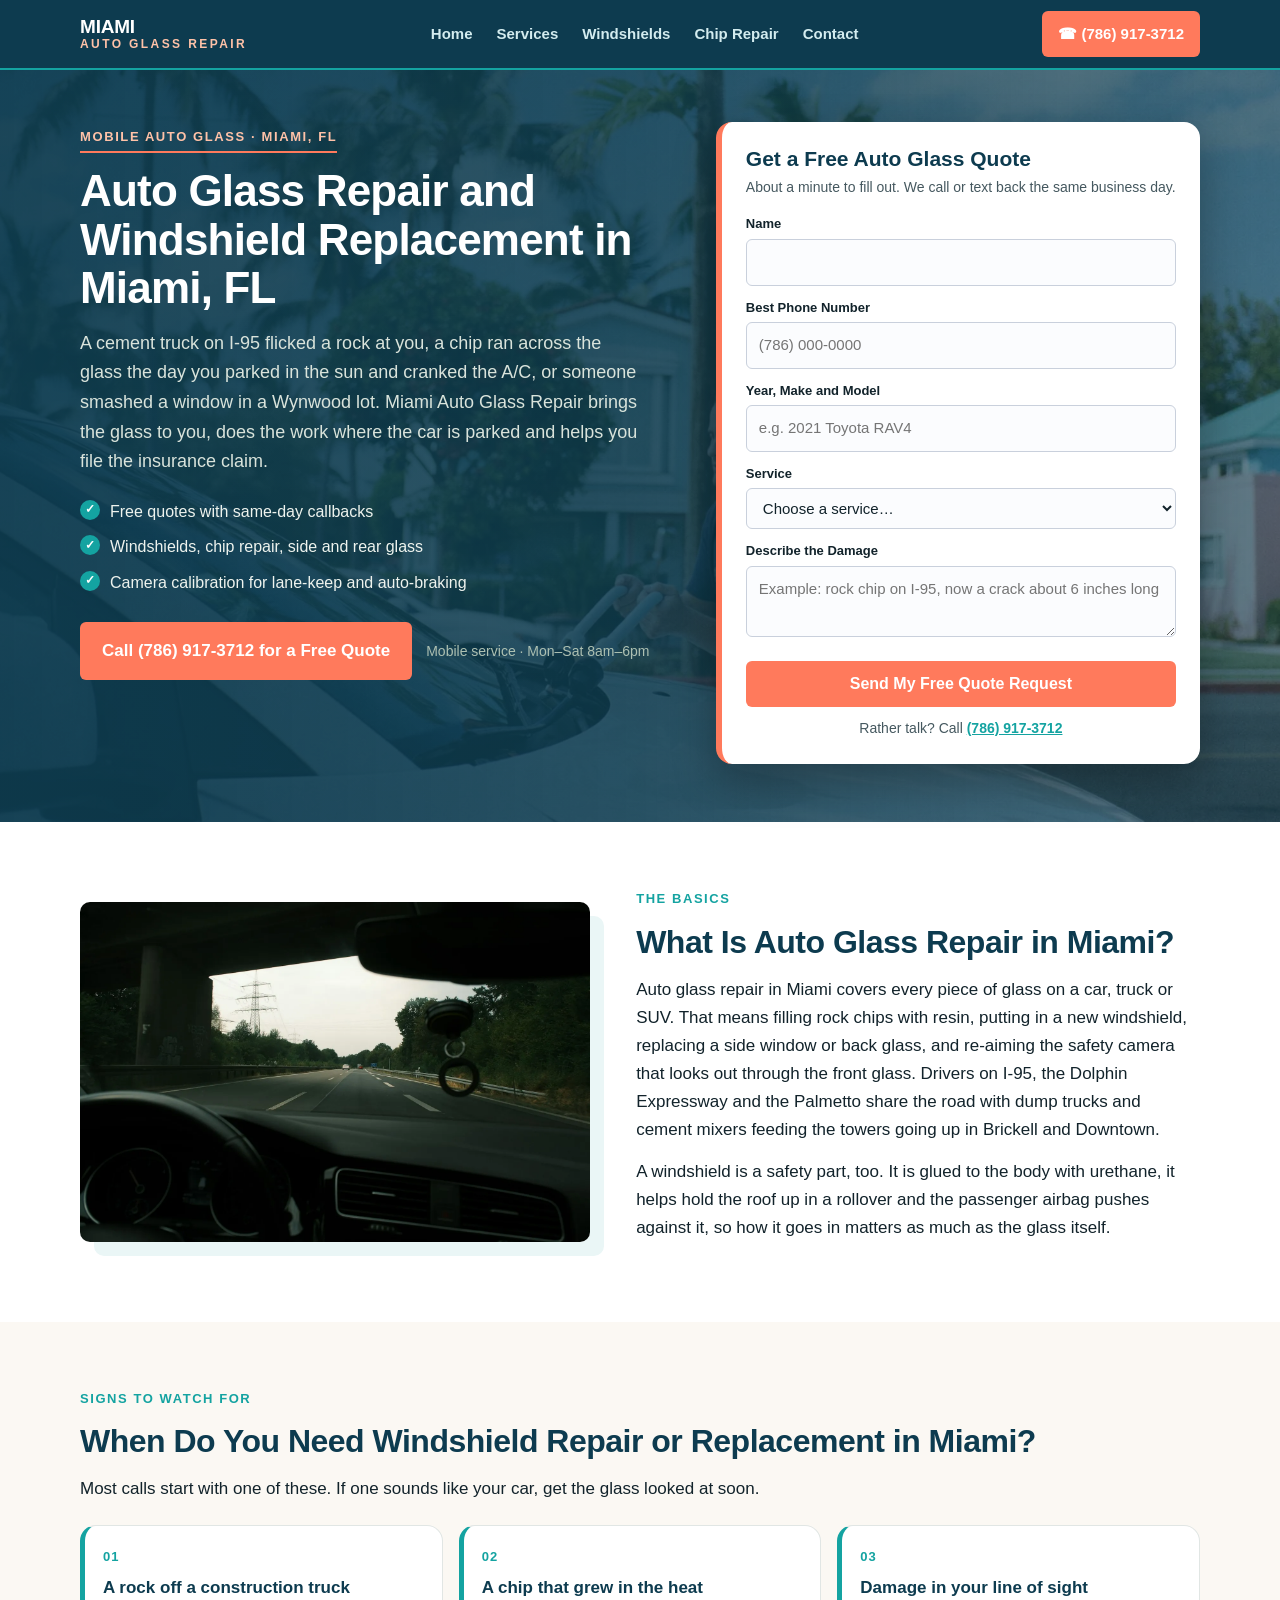
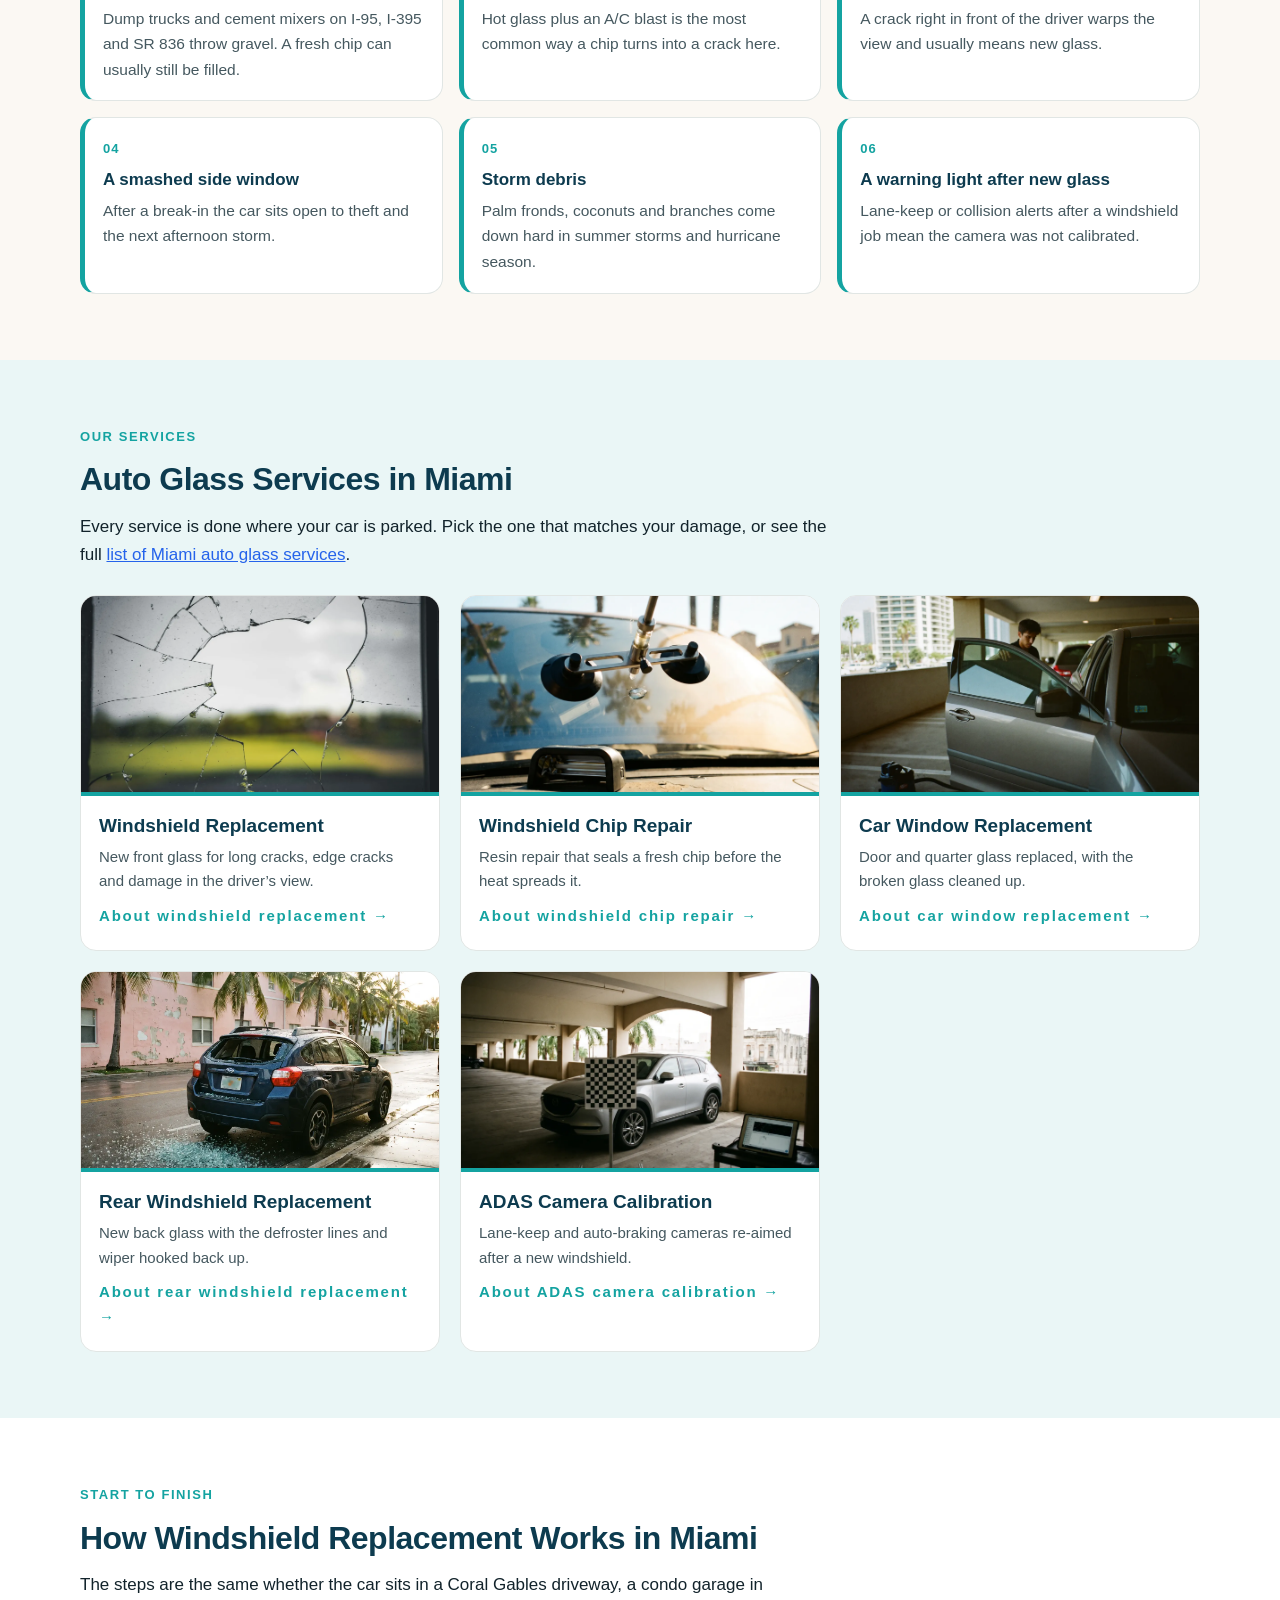
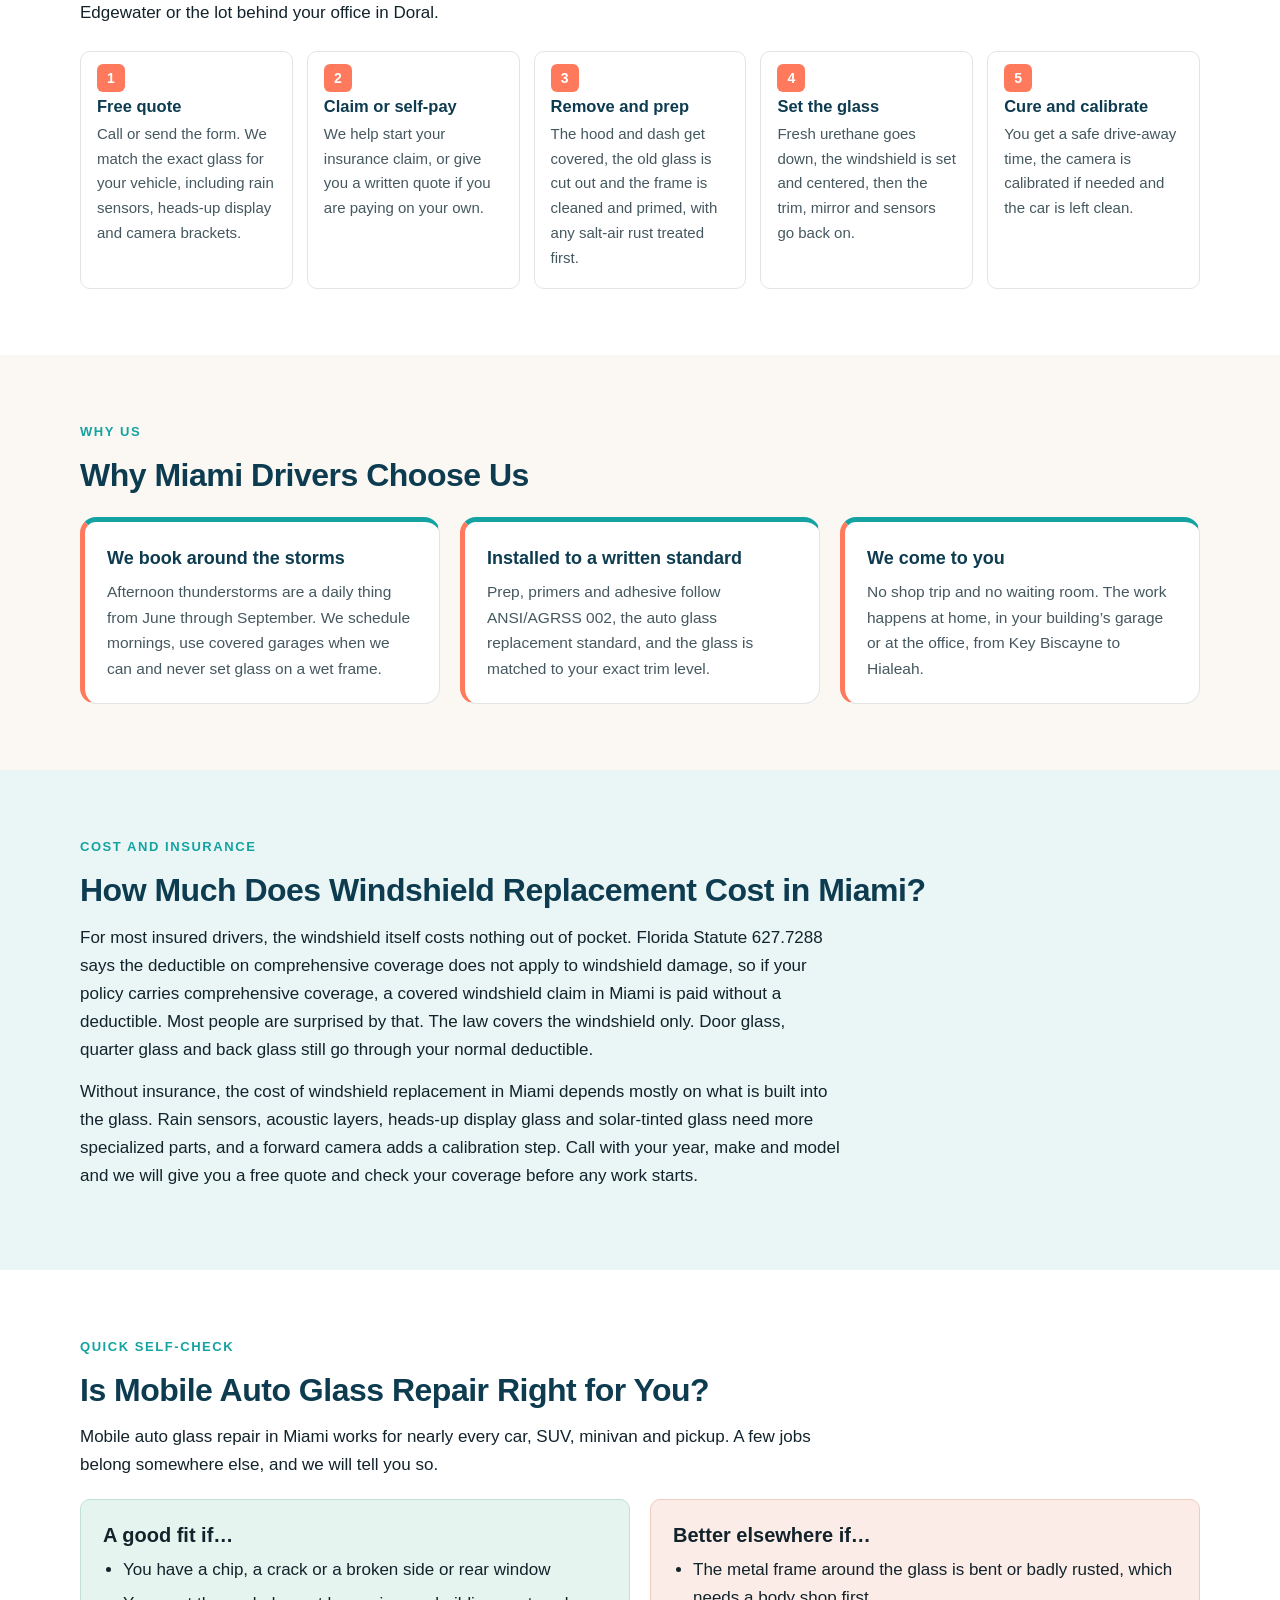
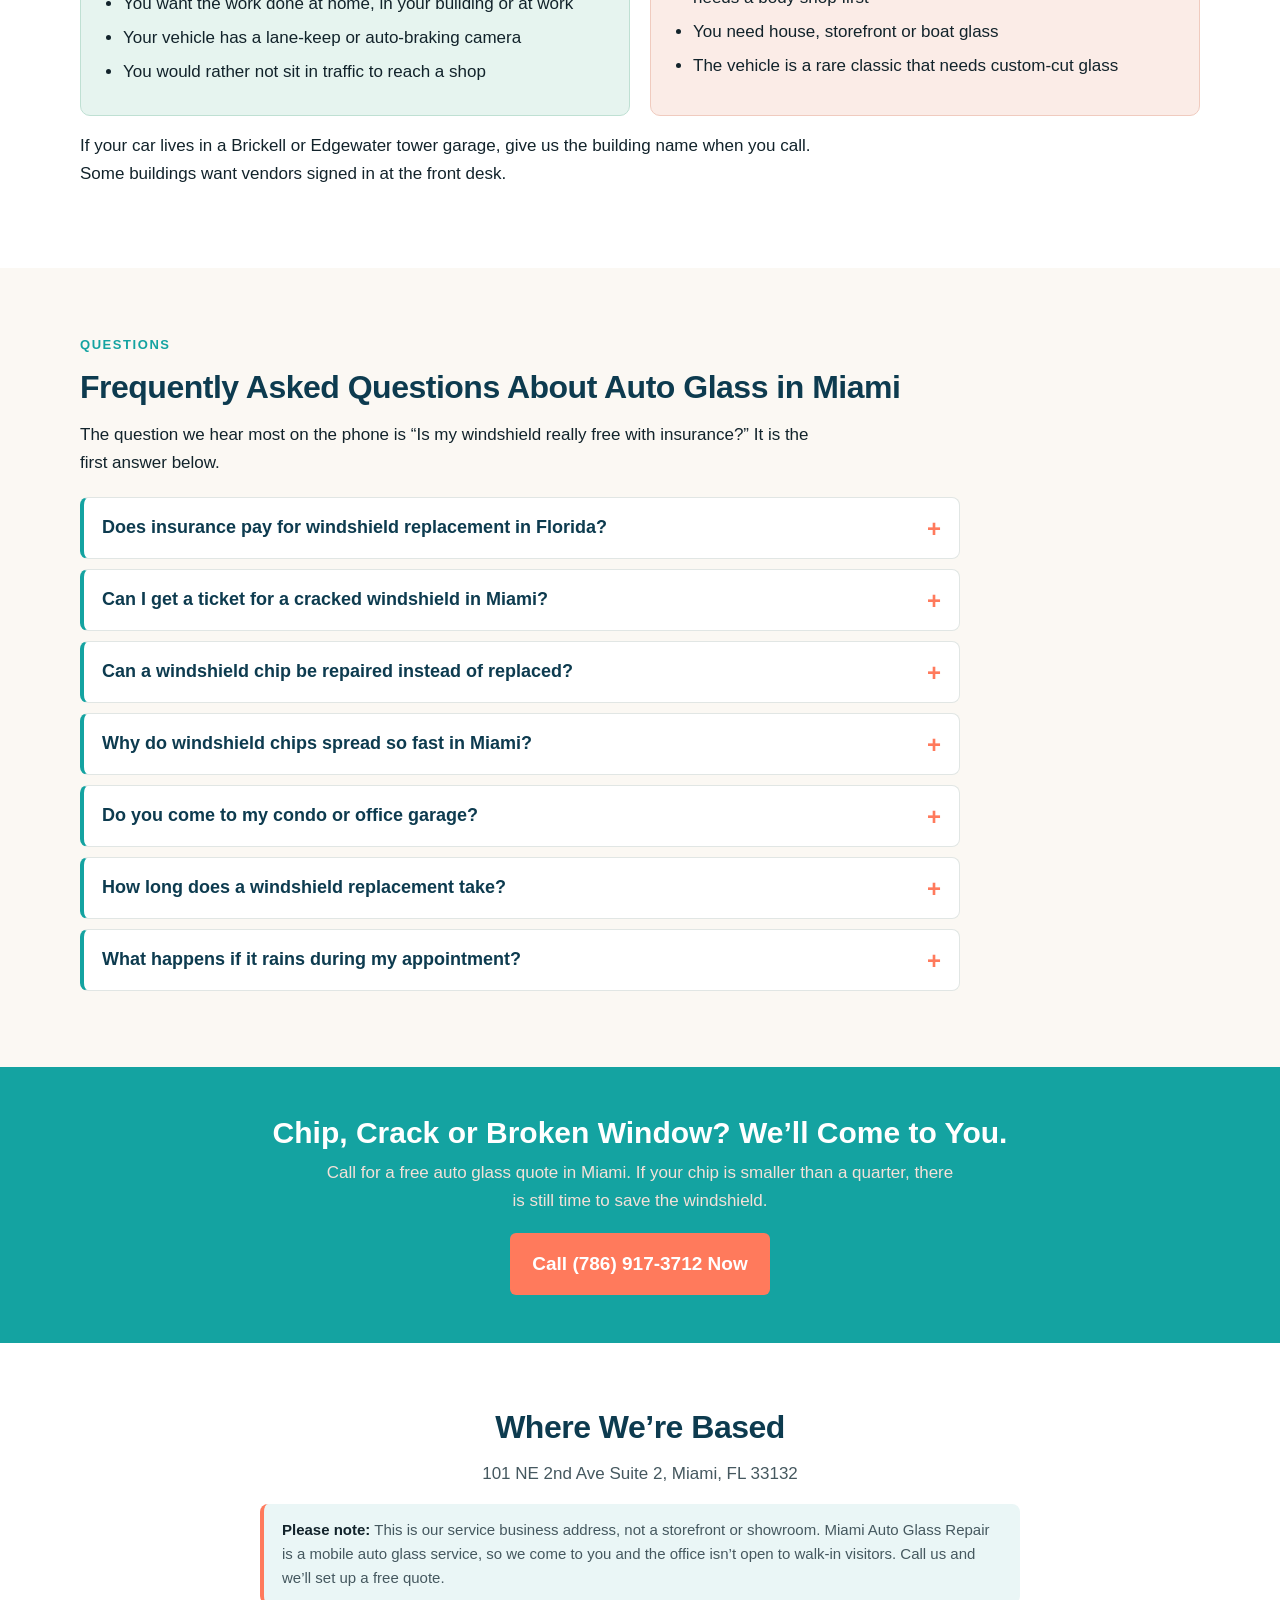
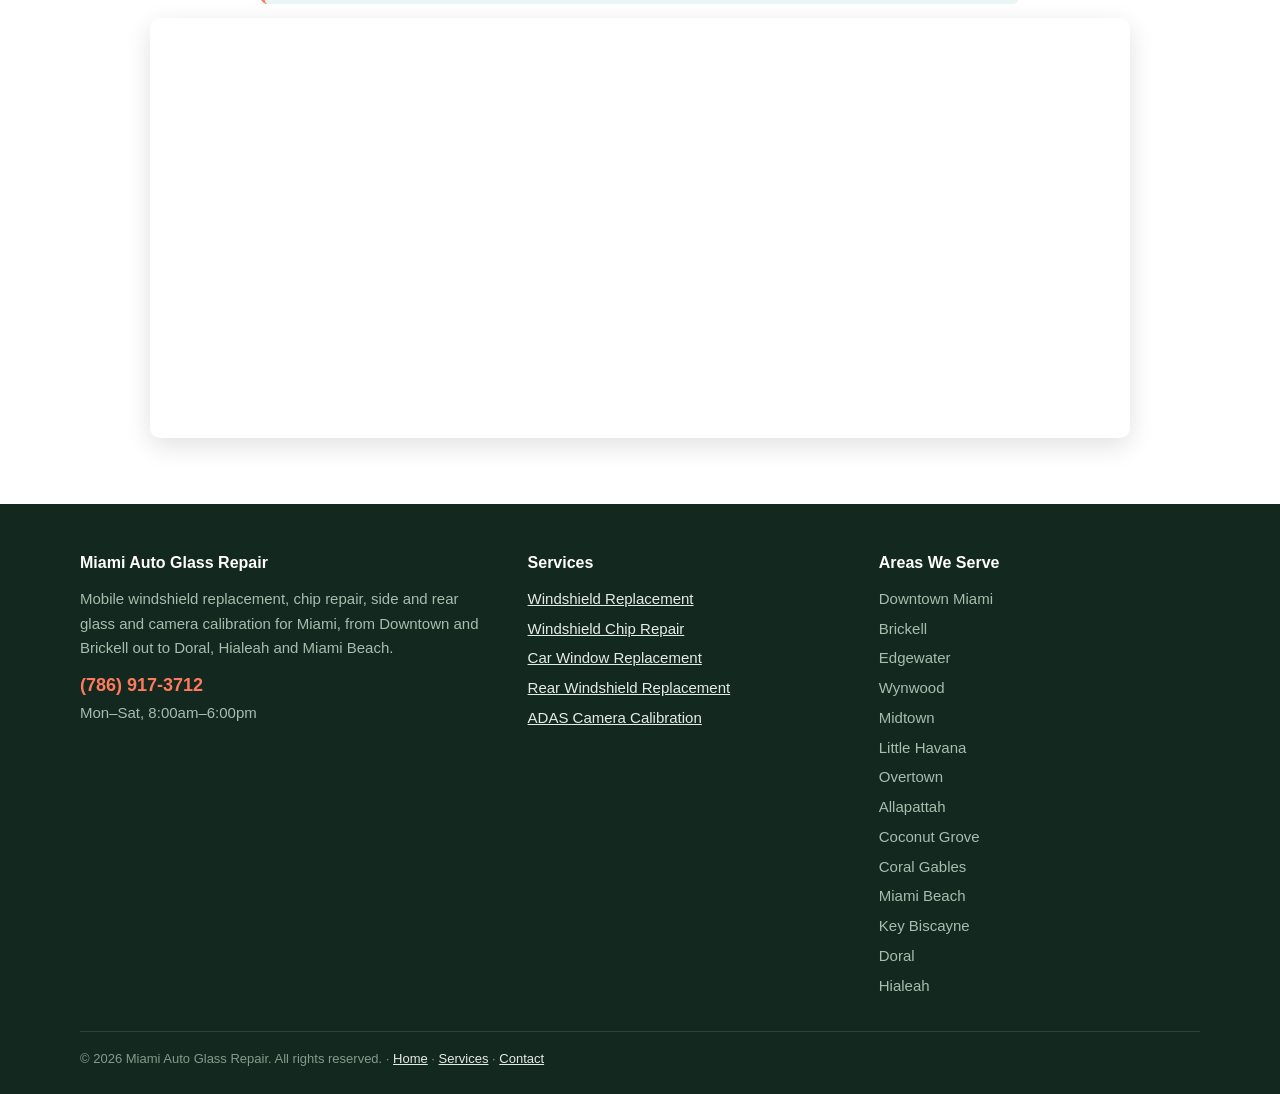
<file: index.html>
<!DOCTYPE html>
<html lang="en">
<head>
<meta charset="utf-8">
<meta name="viewport" content="width=device-width, initial-scale=1">
<title>Auto Glass Repair Miami FL | Mobile Windshield Service</title>
<meta name="description" content="Auto glass repair and windshield replacement in Miami, FL. Mobile chip repair, side and rear glass and ADAS calibration at your home, condo or office.">
<link rel="canonical" href="https://www.miamiautoglassrepair.com/">
<meta property="og:title" content="Auto Glass Repair Miami FL | Mobile Windshield Service">
<meta property="og:description" content="Auto glass repair and windshield replacement in Miami, FL. Mobile chip repair, side and rear glass and ADAS calibration at your home, condo or office.">
<meta property="og:type" content="website">
<meta property="og:url" content="https://www.miamiautoglassrepair.com/">
<meta property="og:image" content="https://www.miamiautoglassrepair.com/miami-windshield-replacement-palm-street.webp">
<link rel="stylesheet" href="styles.css">
<script type="application/ld+json">{
 "@context": "https://schema.org",
 "@type": "LocalBusiness",
 "name": "Miami Auto Glass Repair",
 "telephone": "(786) 917-3712",
 "url": "https://www.miamiautoglassrepair.com/",
 "image": "https://www.miamiautoglassrepair.com/miami-windshield-replacement-palm-street.webp",
 "address": {
  "@type": "PostalAddress",
  "streetAddress": "101 NE 2nd Ave Suite 2",
  "addressLocality": "Miami",
  "addressRegion": "FL",
  "postalCode": "33132",
  "addressCountry": "US"
 },
 "areaServed": [
  "Downtown Miami, FL",
  "Brickell, FL",
  "Edgewater, FL",
  "Wynwood, FL",
  "Midtown, FL",
  "Little Havana, FL",
  "Overtown, FL",
  "Allapattah, FL",
  "Coconut Grove, FL",
  "Coral Gables, FL",
  "Miami Beach, FL",
  "Key Biscayne, FL",
  "Doral, FL",
  "Hialeah, FL"
 ],
 "description": "Mobile auto glass repair and windshield replacement in Miami, FL",
 "openingHours": "Mo-Sa 08:00-18:00"
}</script>
<script type="application/ld+json">{
 "@context": "https://schema.org",
 "@type": "FAQPage",
 "mainEntity": [
  {
   "@type": "Question",
   "name": "Does insurance pay for windshield replacement in Florida?",
   "acceptedAnswer": {
    "@type": "Answer",
    "text": "Usually, yes. Florida Statute 627.7288 says the deductible on comprehensive coverage does not apply to the windshield, so if you carry comprehensive coverage, a covered windshield claim in Miami normally costs you nothing out of pocket. The waiver covers the windshield only. Side windows and back glass go through your regular deductible."
   }
  },
  {
   "@type": "Question",
   "name": "Can I get a ticket for a cracked windshield in Miami?",
   "acceptedAnswer": {
    "@type": "Answer",
    "text": "You can. Florida police can stop a car for unsafe equipment, and a crack across the driver\u2019s view is the kind that draws attention. A small chip off to the side rarely causes trouble, but a long crack in front of the steering wheel is worth fixing before it turns into a ticket."
   }
  },
  {
   "@type": "Question",
   "name": "Can a windshield chip be repaired instead of replaced?",
   "acceptedAnswer": {
    "@type": "Answer",
    "text": "Often it can. A chip smaller than a quarter, or a single crack shorter than about six inches, can usually be filled with resin if it sits away from the edge and out of the driver\u2019s direct view. Send us the size and where it is on the glass and we will tell you which fix fits."
   }
  },
  {
   "@type": "Question",
   "name": "Why do windshield chips spread so fast in Miami?",
   "acceptedAnswer": {
    "@type": "Answer",
    "text": "Heat is the main reason. A windshield parked in the Miami sun gets very hot, and when the A/C blasts cold air at the inside, the two sides of the glass pull against each other and the chip runs. Summer thunderstorms dumping cool rain on hot glass do the same thing."
   }
  },
  {
   "@type": "Question",
   "name": "Do you come to my condo or office garage?",
   "acceptedAnswer": {
    "@type": "Answer",
    "text": "Yes. Miami Auto Glass Repair is a mobile service, so the technician works in your driveway, a condo garage in Brickell or the lot at your job. Some buildings have rules for vendors or low ceilings, so tell us the building when you book. The address on this site is a service office, not a shop."
   }
  },
  {
   "@type": "Question",
   "name": "How long does a windshield replacement take?",
   "acceptedAnswer": {
    "@type": "Answer",
    "text": "The install takes about an hour. After that the urethane adhesive needs roughly one to two hours before the car is safe to drive, and the technician gives you the exact time before leaving. A chip repair is much quicker, usually about 30 minutes."
   }
  },
  {
   "@type": "Question",
   "name": "What happens if it rains during my appointment?",
   "acceptedAnswer": {
    "@type": "Answer",
    "text": "Wet glass and a wet frame make a weak bond, so we never set a windshield in the rain. Miami storms tend to roll in during summer afternoons, which is why we book mornings when we can and work inside covered garages whenever one is available."
   }
  }
 ]
}</script>
</head>
<body>
<!-- NAV -->
<header class="nav">
  <div class="wrap nav-in">
    <a class="brand" href="/">Miami<span>Auto Glass Repair</span></a>
    <ul class="links">
      <li><a href="/">Home</a></li>
      <li><a href="services.html">Services</a></li>
      <li><a href="windshield-replacement-miami.html">Windshields</a></li>
      <li><a href="windshield-chip-repair-miami.html">Chip Repair</a></li>
      <li><a href="contact.html">Contact</a></li>
    </ul>
    <a class="nav-call" href="tel:+17869173712">&#9742; (786) 917-3712</a>
  </div>
</header>
<!-- HERO -->
<section class="hero" style="background:linear-gradient(90deg,rgba(13,59,79,0.93) 0%,rgba(13,59,79,0.84) 50%,rgba(13,59,79,0.62) 100%),url('miami-windshield-replacement-palm-street.webp') center/cover no-repeat;">
  <div class="wrap hero-grid">
    <div>
      <span class="tag">Mobile Auto Glass &middot; Miami, FL</span>
      <h1>Auto Glass Repair and Windshield Replacement in Miami, FL</h1>
      <p class="lead">A cement truck on I-95 flicked a rock at you, a chip ran across the glass the day you parked in the sun and cranked the A/C, or someone smashed a window in a Wynwood lot. Miami Auto Glass Repair brings the glass to you, does the work where the car is parked and helps you file the insurance claim.</p>
      <ul class="hero-points"><li>Free quotes with same-day callbacks</li><li>Windshields, chip repair, side and rear glass</li><li>Camera calibration for lane-keep and auto-braking</li></ul>
      <div class="call-big">
        <a class="btn btn-sun" href="tel:+17869173712">Call (786) 917-3712 for a Free Quote</a>
        <small>Mobile service &middot; Mon&ndash;Sat 8am&ndash;6pm</small>
      </div>
    </div>
    <div>
      <form class="quote" action="https://formspree.io/f/mdegenae" method="POST">
        <h2>Get a Free Auto Glass Quote</h2>
        <p class="sub">About a minute to fill out. We call or text back the same business day.</p>
        <input type="hidden" name="_subject" value="New lead - Auto Glass Miami FL (home)">
        <div class="field"><label for="q-name">Name</label><input id="q-name" name="name" type="text" autocomplete="name" required></div>
        <div class="field"><label for="q-phone">Best Phone Number</label><input id="q-phone" name="phone" type="tel" autocomplete="tel" placeholder="(786) 000-0000" required></div>
        <div class="field"><label for="q-vehicle">Year, Make and Model</label><input id="q-vehicle" name="vehicle" type="text" placeholder="e.g. 2021 Toyota RAV4"></div>
        <div class="field"><label for="q-service">Service</label><select id="q-service" name="service"><option value="">Choose a service&hellip;</option><option>Windshield Replacement</option><option>Windshield Chip Repair</option><option>Car Window Replacement</option><option>Rear Windshield Replacement</option><option>ADAS Camera Calibration</option><option>Something else / not sure</option></select></div>
        <div class="field"><label for="q-details">Describe the Damage</label><textarea id="q-details" name="details" placeholder="Example: rock chip on I-95, now a crack about 6 inches long"></textarea></div>
        <input type="text" name="_gotcha" style="display:none" tabindex="-1" autocomplete="off">
        <button type="submit">Send My Free Quote Request</button>
        <p class="alt">Rather talk? Call <a href="tel:+17869173712">(786) 917-3712</a></p>
      </form>
    </div>
  </div>
</section>

<!-- WHAT -->
<section class="sec alt">
  <div class="wrap two">
    <img src="windshield-repair-miami-highway-view.webp" alt="Windshield repair in Miami keeps the expressway view clear" loading="lazy" width="1200" height="800">
    <div>
      <p class="kicker">The basics</p>
      <h2>What Is Auto Glass Repair in Miami?</h2>
      <p>Auto glass repair in Miami covers every piece of glass on a car, truck or SUV. That means filling rock chips with resin, putting in a new windshield, replacing a side window or back glass, and re-aiming the safety camera that looks out through the front glass. Drivers on I-95, the Dolphin Expressway and the Palmetto share the road with dump trucks and cement mixers feeding the towers going up in Brickell and Downtown.</p>
      <p>A windshield is a safety part, too. It is glued to the body with urethane, it helps hold the roof up in a rollover and the passenger airbag pushes against it, so how it goes in matters as much as the glass itself.</p>
    </div>
  </div>
</section>

<!-- WHEN -->
<section class="sec">
  <div class="wrap">
    <p class="kicker">Signs to watch for</p>
    <h2>When Do You Need Windshield Repair or Replacement in Miami?</h2>
    <p>Most calls start with one of these. If one sounds like your car, get the glass looked at soon.</p>
    <div class="signs"><div class="sign"><strong>A rock off a construction truck</strong><p>Dump trucks and cement mixers on I-95, I-395 and SR 836 throw gravel. A fresh chip can usually still be filled.</p></div><div class="sign"><strong>A chip that grew in the heat</strong><p>Hot glass plus an A/C blast is the most common way a chip turns into a crack here.</p></div><div class="sign"><strong>Damage in your line of sight</strong><p>A crack right in front of the driver warps the view and usually means new glass.</p></div><div class="sign"><strong>A smashed side window</strong><p>After a break-in the car sits open to theft and the next afternoon storm.</p></div><div class="sign"><strong>Storm debris</strong><p>Palm fronds, coconuts and branches come down hard in summer storms and hurricane season.</p></div><div class="sign"><strong>A warning light after new glass</strong><p>Lane-keep or collision alerts after a windshield job mean the camera was not calibrated.</p></div></div>
  </div>
</section>

<!-- SERVICES GRID -->
<section class="sec coq">
  <div class="wrap">
    <p class="kicker">Our services</p>
    <h2>Auto Glass Services in Miami</h2>
    <p>Every service is done where your car is parked. Pick the one that matches your damage, or see the full <a class="body-link" href="services.html" style="color: #2563eb; text-decoration: underline;">list of Miami auto glass services</a>.</p>
    <div class="cards"><a class="card" href="windshield-replacement-miami.html"><img src="windshield-crack-spreading-miami.webp" alt="Windshield replacement in Miami for a long spreading crack" loading="lazy" width="600" height="400"><div class="cb"><h3>Windshield Replacement</h3><p>New front glass for long cracks, edge cracks and damage in the driver&rsquo;s view.</p><span class="more">About windshield replacement &rarr;</span></div></a><a class="card" href="windshield-chip-repair-miami.html"><img src="windshield-chip-repair-miami-palm-reflection.webp" alt="Windshield chip repair in Miami with a resin bridge tool" loading="lazy" width="600" height="400"><div class="cb"><h3>Windshield Chip Repair</h3><p>Resin repair that seals a fresh chip before the heat spreads it.</p><span class="more">About windshield chip repair &rarr;</span></div></a><a class="card" href="car-window-replacement-miami.html"><img src="car-window-replacement-miami-condo-garage.webp" alt="Car window replacement in a Miami condo parking garage" loading="lazy" width="600" height="400"><div class="cb"><h3>Car Window Replacement</h3><p>Door and quarter glass replaced, with the broken glass cleaned up.</p><span class="more">About car window replacement &rarr;</span></div></a><a class="card" href="rear-windshield-replacement-miami.html"><img src="rear-windshield-shattered-miami-street.webp" alt="Rear windshield replacement in Miami for a shattered hatchback window" loading="lazy" width="600" height="400"><div class="cb"><h3>Rear Windshield Replacement</h3><p>New back glass with the defroster lines and wiper hooked back up.</p><span class="more">About rear windshield replacement &rarr;</span></div></a><a class="card" href="adas-calibration-miami.html"><img src="adas-camera-calibration-miami-garage.webp" alt="ADAS camera calibration in a Miami parking garage" loading="lazy" width="600" height="400"><div class="cb"><h3>ADAS Camera Calibration</h3><p>Lane-keep and auto-braking cameras re-aimed after a new windshield.</p><span class="more">About ADAS camera calibration &rarr;</span></div></a></div>
  </div>
</section>

<!-- HOW -->
<section class="sec alt">
  <div class="wrap">
    <p class="kicker">Start to finish</p>
    <h2>How Windshield Replacement Works in Miami</h2>
    <p>The steps are the same whether the car sits in a Coral Gables driveway, a condo garage in Edgewater or the lot behind your office in Doral.</p>
    <ol class="steps">
      <li data-n="1"><strong>Free quote</strong><p>Call or send the form. We match the exact glass for your vehicle, including rain sensors, heads-up display and camera brackets.</p></li>
      <li data-n="2"><strong>Claim or self-pay</strong><p>We help start your insurance claim, or give you a written quote if you are paying on your own.</p></li>
      <li data-n="3"><strong>Remove and prep</strong><p>The hood and dash get covered, the old glass is cut out and the frame is cleaned and primed, with any salt-air rust treated first.</p></li>
      <li data-n="4"><strong>Set the glass</strong><p>Fresh urethane goes down, the windshield is set and centered, then the trim, mirror and sensors go back on.</p></li>
      <li data-n="5"><strong>Cure and calibrate</strong><p>You get a safe drive-away time, the camera is calibrated if needed and the car is left clean.</p></li>
    </ol>
  </div>
</section>

<!-- WHY -->
<section class="sec">
  <div class="wrap">
    <p class="kicker">Why us</p>
    <h2>Why Miami Drivers Choose Us</h2>
    <div class="why">
      <div><strong>We book around the storms</strong><p>Afternoon thunderstorms are a daily thing from June through September. We schedule mornings, use covered garages when we can and never set glass on a wet frame.</p></div>
      <div><strong>Installed to a written standard</strong><p>Prep, primers and adhesive follow ANSI/AGRSS 002, the auto glass replacement standard, and the glass is matched to your exact trim level.</p></div>
      <div><strong>We come to you</strong><p>No shop trip and no waiting room. The work happens at home, in your building&rsquo;s garage or at the office, from Key Biscayne to Hialeah.</p></div>
    </div>
  </div>
</section>

<!-- COST / LAW -->
<section class="sec coq">
  <div class="wrap">
    <p class="kicker">Cost and insurance</p>
    <h2>How Much Does Windshield Replacement Cost in Miami?</h2>
    <p>For most insured drivers, the windshield itself costs nothing out of pocket. Florida Statute 627.7288 says the deductible on comprehensive coverage does not apply to windshield damage, so if your policy carries comprehensive coverage, a covered windshield claim in Miami is paid without a deductible. Most people are surprised by that. The law covers the windshield only. Door glass, quarter glass and back glass still go through your normal deductible.</p>
    <p>Without insurance, the cost of windshield replacement in Miami depends mostly on what is built into the glass. Rain sensors, acoustic layers, heads-up display glass and solar-tinted glass need more specialized parts, and a forward camera adds a calibration step. Call with your year, make and model and we will give you a free quote and check your coverage before any work starts.</p>
  </div>
</section>

<!-- FIT -->
<section class="sec alt">
  <div class="wrap">
    <p class="kicker">Quick self-check</p>
    <h2>Is Mobile Auto Glass Repair Right for You?</h2>
    <p>Mobile auto glass repair in Miami works for nearly every car, SUV, minivan and pickup. A few jobs belong somewhere else, and we will tell you so.</p>
    <div class="fit">
      <div class="yes"><h3>A good fit if&hellip;</h3><ul><li>You have a chip, a crack or a broken side or rear window</li><li>You want the work done at home, in your building or at work</li><li>Your vehicle has a lane-keep or auto-braking camera</li><li>You would rather not sit in traffic to reach a shop</li></ul></div>
      <div class="no"><h3>Better elsewhere if&hellip;</h3><ul><li>The metal frame around the glass is bent or badly rusted, which needs a body shop first</li><li>You need house, storefront or boat glass</li><li>The vehicle is a rare classic that needs custom-cut glass</li></ul></div>
    </div>
    <p style="margin-top:16px;">If your car lives in a Brickell or Edgewater tower garage, give us the building name when you call. Some buildings want vendors signed in at the front desk.</p>
  </div>
</section>

<!-- FAQ -->
<section class="sec">
  <div class="wrap">
    <p class="kicker">Questions</p>
    <h2>Frequently Asked Questions About Auto Glass in Miami</h2>
    <p>The question we hear most on the phone is &ldquo;Is my windshield really free with insurance?&rdquo; It is the first answer below.</p>
    <div class="faq"><details><summary><h3>Does insurance pay for windshield replacement in Florida?</h3></summary><div class="ans"><p>Usually, yes. Florida Statute 627.7288 says the deductible on comprehensive coverage does not apply to the windshield, so if you carry comprehensive coverage, a covered windshield claim in Miami normally costs you nothing out of pocket. The waiver covers the windshield only. Side windows and back glass go through your regular deductible.</p></div></details><details><summary><h3>Can I get a ticket for a cracked windshield in Miami?</h3></summary><div class="ans"><p>You can. Florida police can stop a car for unsafe equipment, and a crack across the driver&rsquo;s view is the kind that draws attention. A small chip off to the side rarely causes trouble, but a long crack in front of the steering wheel is worth fixing before it turns into a ticket.</p></div></details><details><summary><h3>Can a windshield chip be repaired instead of replaced?</h3></summary><div class="ans"><p>Often it can. A chip smaller than a quarter, or a single crack shorter than about six inches, can usually be filled with resin if it sits away from the edge and out of the driver&rsquo;s direct view. Send us the size and where it is on the glass and we will tell you which fix fits.</p></div></details><details><summary><h3>Why do windshield chips spread so fast in Miami?</h3></summary><div class="ans"><p>Heat is the main reason. A windshield parked in the Miami sun gets very hot, and when the A/C blasts cold air at the inside, the two sides of the glass pull against each other and the chip runs. Summer thunderstorms dumping cool rain on hot glass do the same thing.</p></div></details><details><summary><h3>Do you come to my condo or office garage?</h3></summary><div class="ans"><p>Yes. Miami Auto Glass Repair is a mobile service, so the technician works in your driveway, a condo garage in Brickell or the lot at your job. Some buildings have rules for vendors or low ceilings, so tell us the building when you book. The address on this site is a service office, not a shop.</p></div></details><details><summary><h3>How long does a windshield replacement take?</h3></summary><div class="ans"><p>The install takes about an hour. After that the urethane adhesive needs roughly one to two hours before the car is safe to drive, and the technician gives you the exact time before leaving. A chip repair is much quicker, usually about 30 minutes.</p></div></details><details><summary><h3>What happens if it rains during my appointment?</h3></summary><div class="ans"><p>Wet glass and a wet frame make a weak bond, so we never set a windshield in the rain. Miami storms tend to roll in during summer afternoons, which is why we book mornings when we can and work inside covered garages whenever one is available.</p></div></details></div>
  </div>
</section>
<!-- CTA -->
<section class="cta">
  <div class="wrap">
    <h2>Chip, Crack or Broken Window? We&rsquo;ll Come to You.</h2>
    <p>Call for a free auto glass quote in Miami. If your chip is smaller than a quarter, there is still time to save the windshield.</p>
    <a class="btn btn-pine" href="tel:+17869173712">Call (786) 917-3712 Now</a>
  </div>
</section>

<!-- MAP / LOCATION -->
<section class="sec alt">
  <div class="wrap" style="text-align:center;">
    <h2>Where We&rsquo;re Based</h2>
    <p style="margin:0 auto 16px;color:var(--muted);">101 NE 2nd Ave Suite 2, Miami, FL 33132</p>
    <p class="note"><strong style="color:var(--ink);">Please note:</strong> This is our service business address, not a storefront or showroom. Miami Auto Glass Repair is a mobile auto glass service, so we come to you and the office isn&rsquo;t open to walk-in visitors. Call us and we&rsquo;ll set up a free quote.</p>
    <div class="mapbox">
      <iframe title="Map to Miami Auto Glass Repair service address, 101 NE 2nd Ave Suite 2, Miami, FL 33132" src="https://www.google.com/maps?q=101%20NE%202nd%20Ave%20Suite%202%2C%20Miami%2C%20FL%2033132&amp;output=embed" loading="lazy" referrerpolicy="no-referrer-when-downgrade" allowfullscreen></iframe>
    </div>
  </div>
</section>
<!-- FOOTER -->
<footer class="foot">
  <div class="wrap">
    <div class="foot-grid">
      <div>
        <h4>Miami Auto Glass Repair</h4>
        <p>Mobile windshield replacement, chip repair, side and rear glass and camera calibration for Miami, from Downtown and Brickell out to Doral, Hialeah and Miami Beach.</p>
        <p style="margin-top:10px;"><a class="tel" href="tel:+17869173712">(786) 917-3712</a></p>
        <p>Mon&ndash;Sat, 8:00am&ndash;6:00pm</p>
      </div>
      <div>
        <h4>Services</h4>
        <ul><li><a href="windshield-replacement-miami.html">Windshield Replacement</a></li><li><a href="windshield-chip-repair-miami.html">Windshield Chip Repair</a></li><li><a href="car-window-replacement-miami.html">Car Window Replacement</a></li><li><a href="rear-windshield-replacement-miami.html">Rear Windshield Replacement</a></li><li><a href="adas-calibration-miami.html">ADAS Camera Calibration</a></li></ul>
      </div>
      <div>
        <h4>Areas We Serve</h4>
        <ul><li>Downtown Miami</li><li>Brickell</li><li>Edgewater</li><li>Wynwood</li><li>Midtown</li><li>Little Havana</li><li>Overtown</li><li>Allapattah</li><li>Coconut Grove</li><li>Coral Gables</li><li>Miami Beach</li><li>Key Biscayne</li><li>Doral</li><li>Hialeah</li></ul>
      </div>
    </div>
    <p class="copy">&copy; 2026 Miami Auto Glass Repair. All rights reserved. &middot; <a href="/">Home</a> &middot; <a href="services.html">Services</a> &middot; <a href="contact.html">Contact</a></p>
  </div>
</footer>
</body>
</html>
</file>
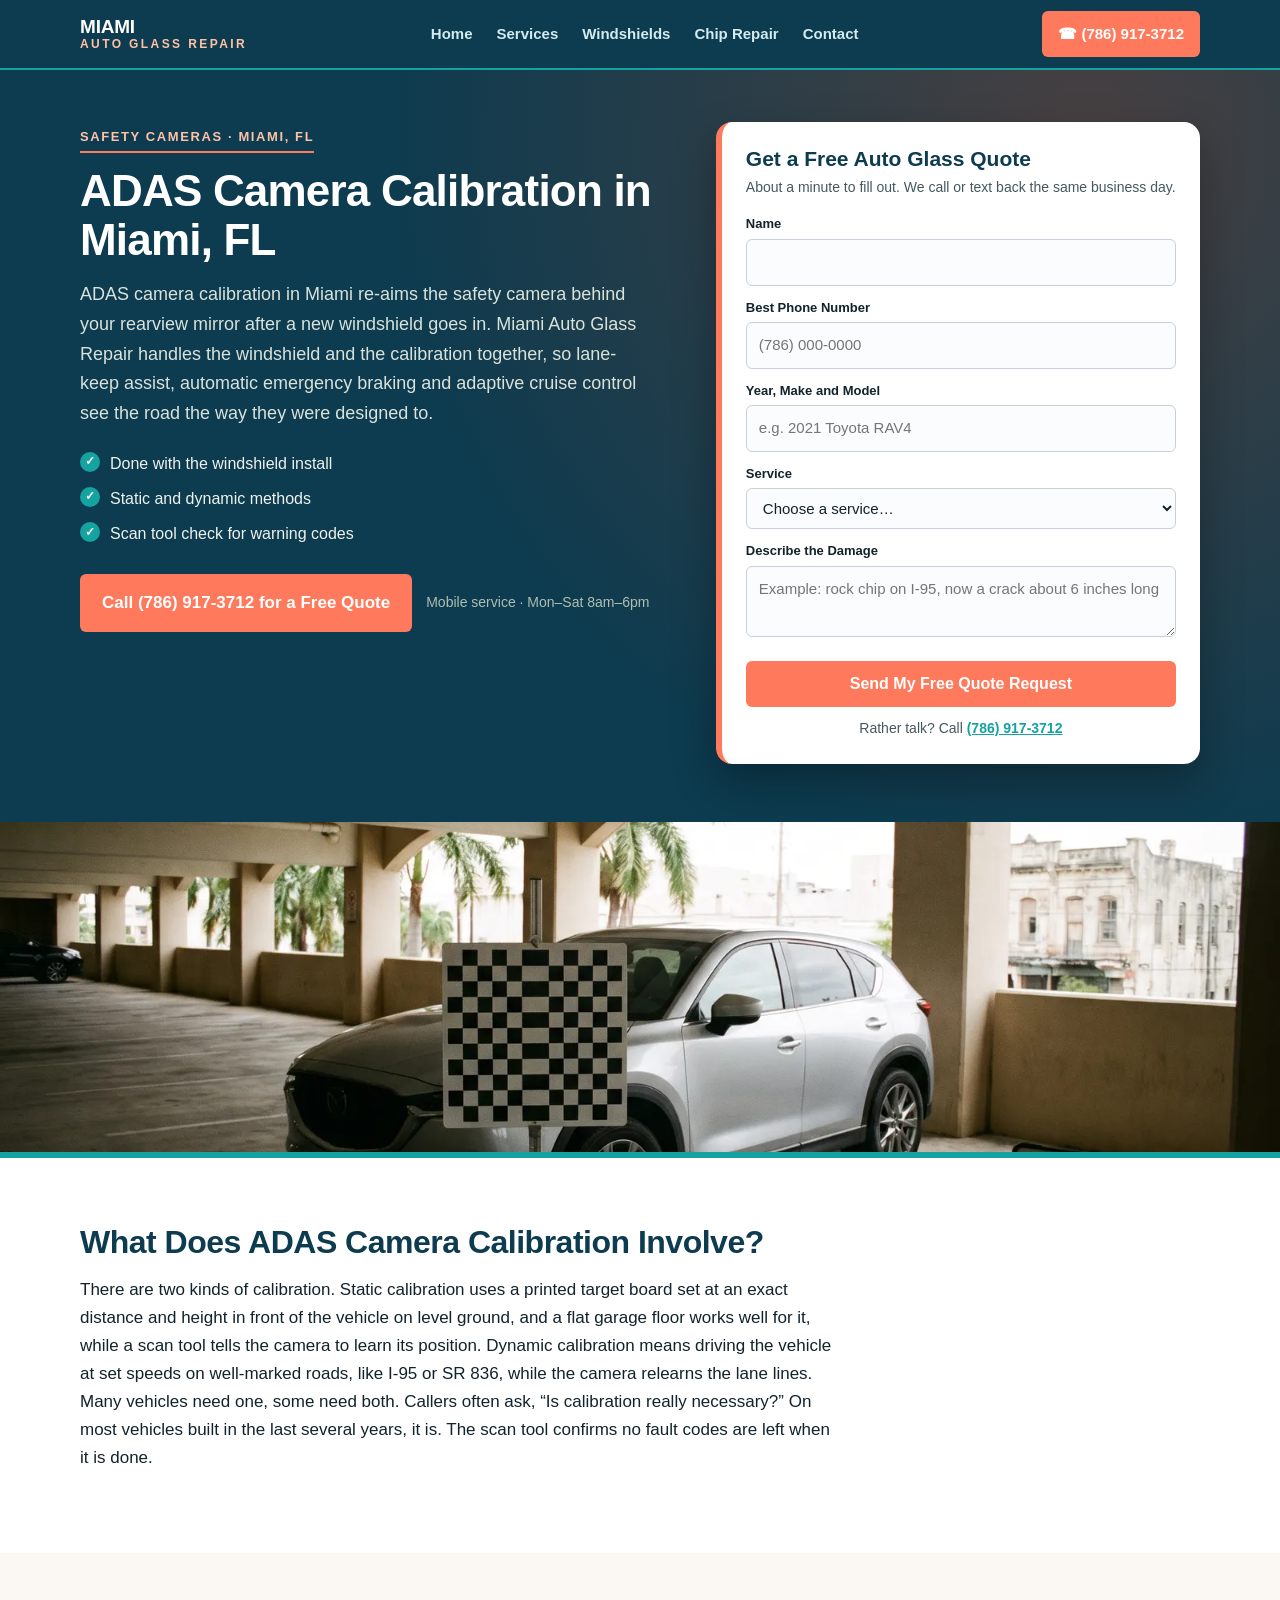
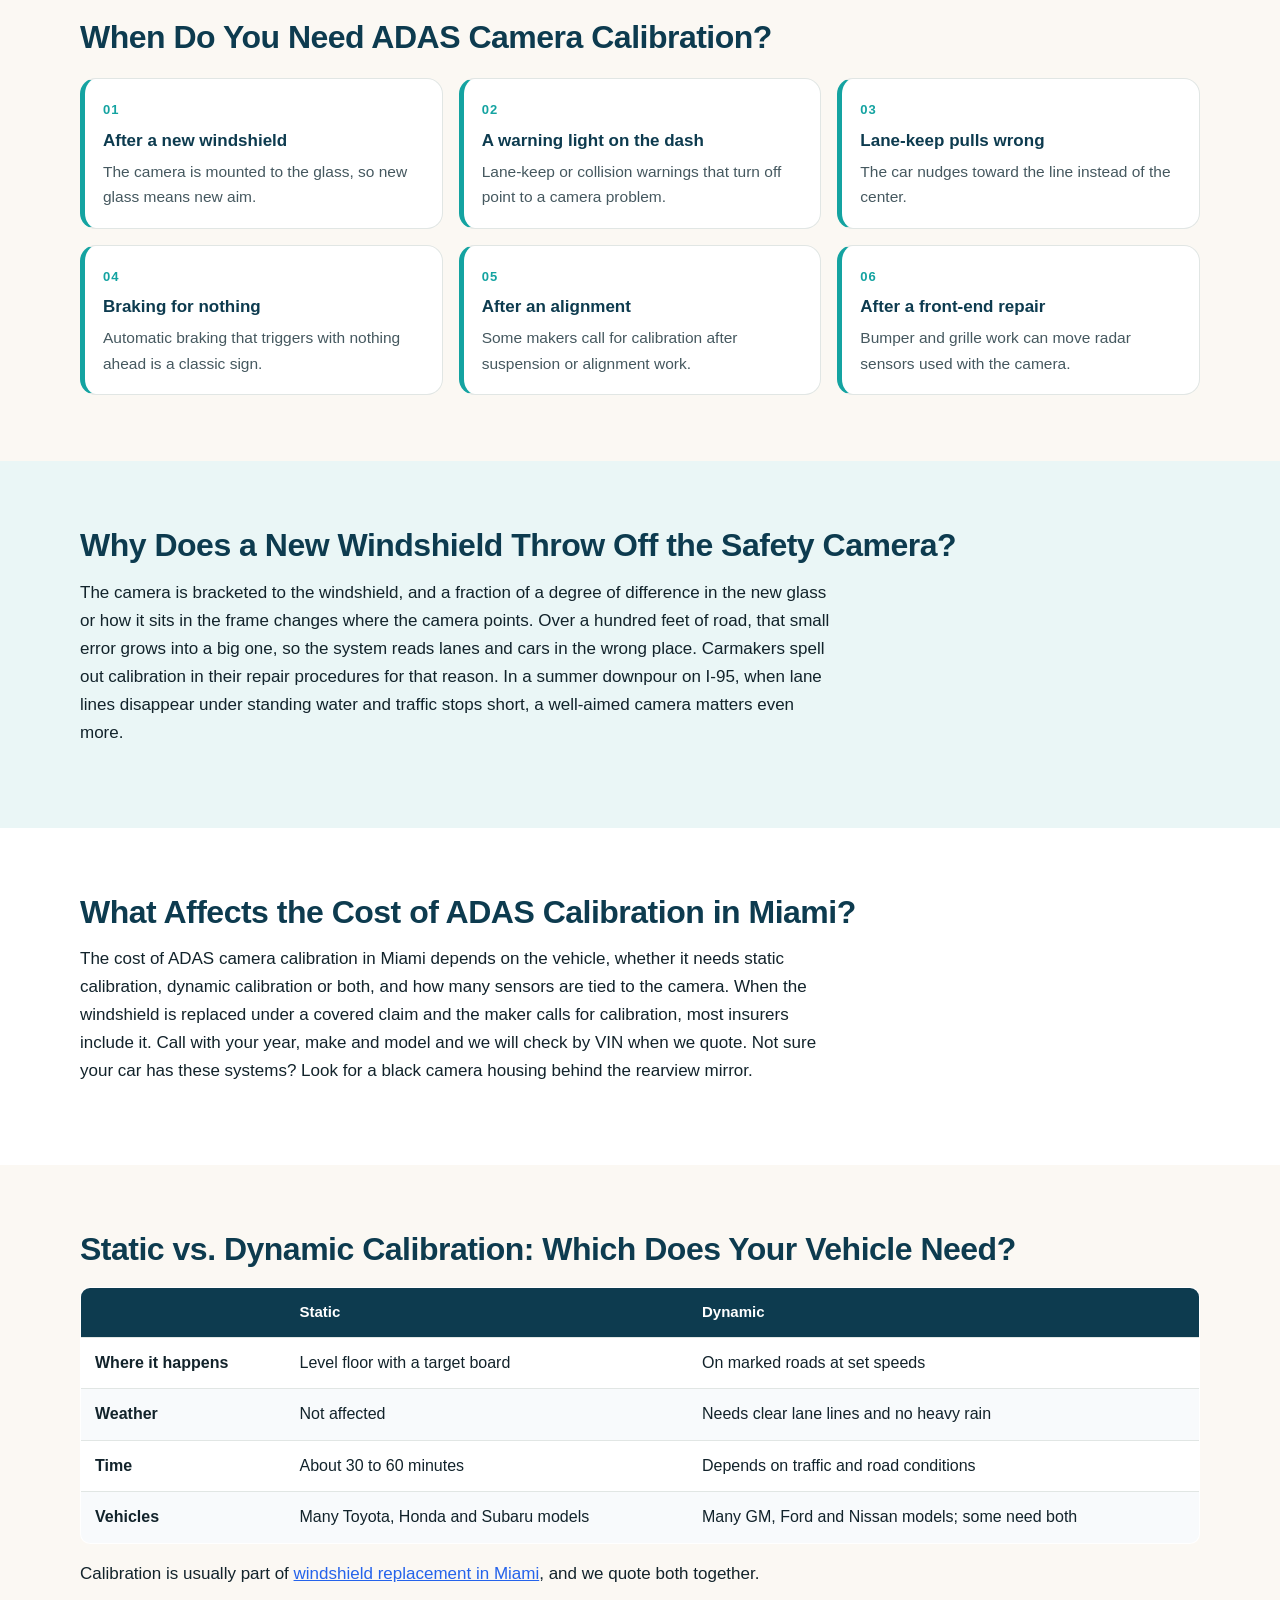
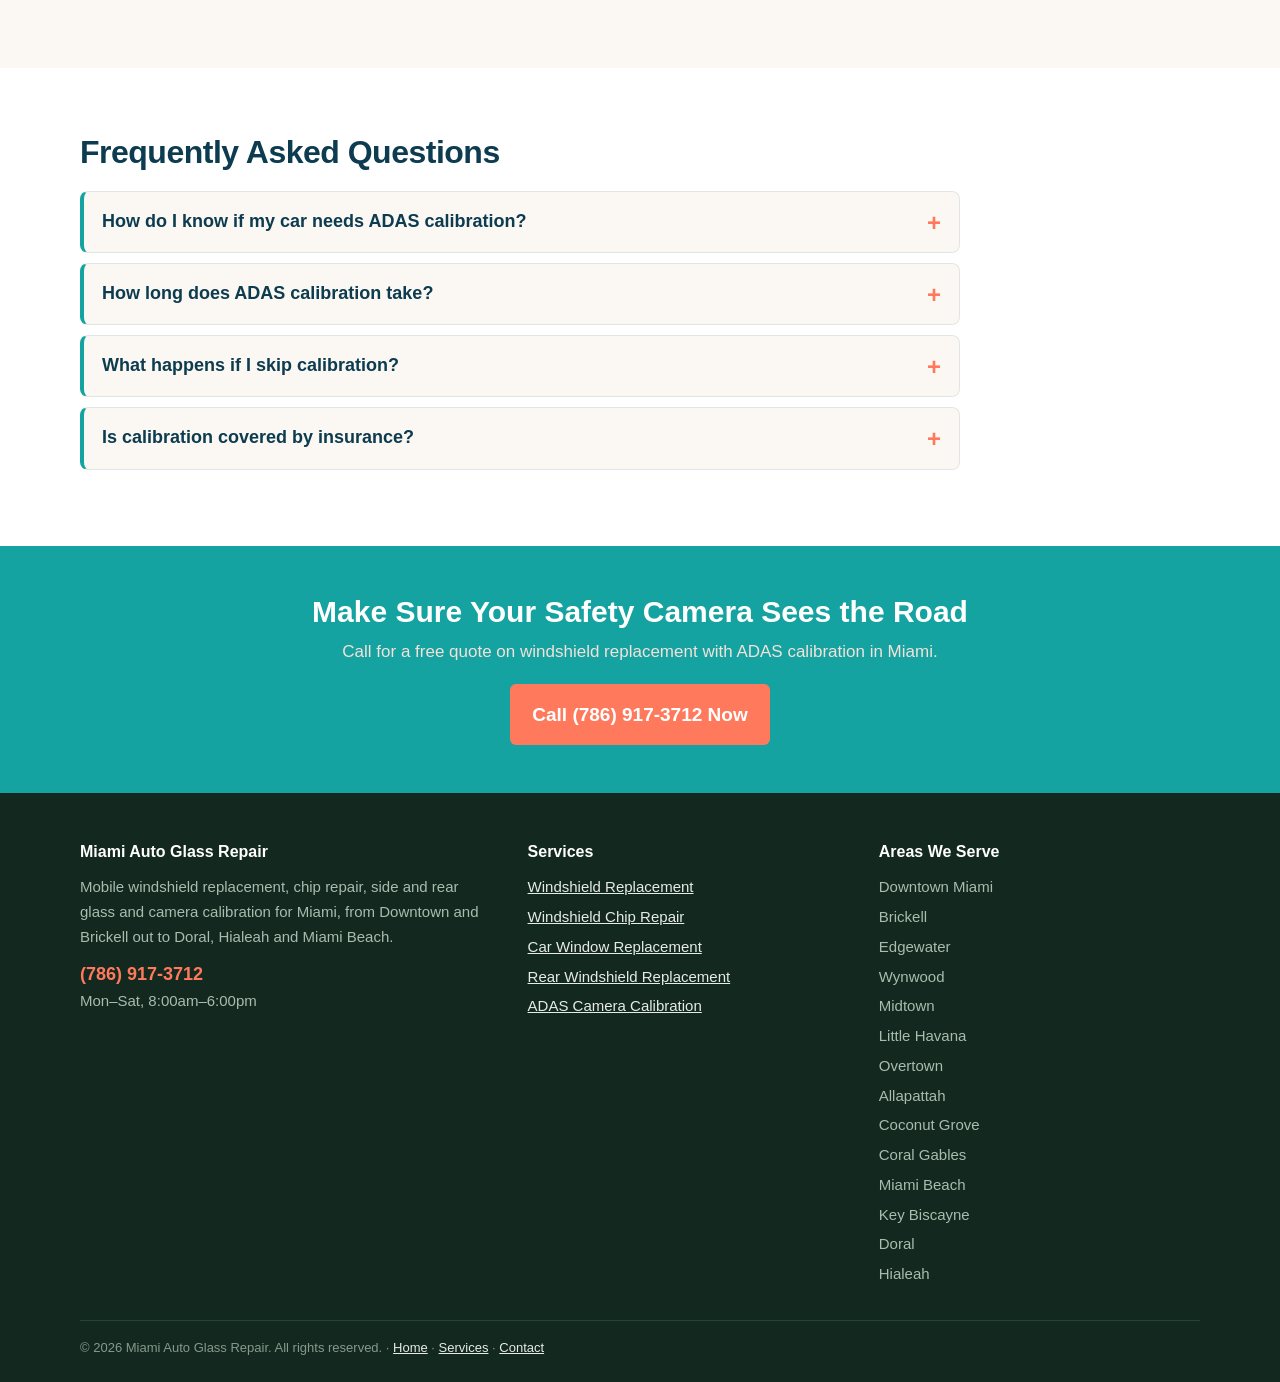
<file: adas-calibration-miami.html>
<!DOCTYPE html>
<html lang="en">
<head>
<meta charset="utf-8">
<meta name="viewport" content="width=device-width, initial-scale=1">
<title>ADAS Camera Calibration in Miami, FL | Mobile</title>
<meta name="description" content="ADAS camera calibration in Miami, FL after windshield replacement. Lane-keep, auto-braking and adaptive cruise cameras re-aimed correctly.">
<link rel="canonical" href="https://www.miamiautoglassrepair.com/adas-calibration-miami.html">
<meta property="og:title" content="ADAS Camera Calibration in Miami, FL | Mobile">
<meta property="og:description" content="ADAS camera calibration in Miami, FL after windshield replacement. Lane-keep, auto-braking and adaptive cruise cameras re-aimed correctly.">
<meta property="og:type" content="website">
<meta property="og:url" content="https://www.miamiautoglassrepair.com/adas-calibration-miami.html">
<meta property="og:image" content="https://www.miamiautoglassrepair.com/adas-camera-calibration-miami-garage.webp">
<link rel="stylesheet" href="styles.css">
<script type="application/ld+json">{
 "@context": "https://schema.org",
 "@type": "LocalBusiness",
 "name": "Miami Auto Glass Repair",
 "telephone": "(786) 917-3712",
 "url": "https://www.miamiautoglassrepair.com/",
 "image": "https://www.miamiautoglassrepair.com/miami-windshield-replacement-palm-street.webp",
 "address": {
  "@type": "PostalAddress",
  "streetAddress": "101 NE 2nd Ave Suite 2",
  "addressLocality": "Miami",
  "addressRegion": "FL",
  "postalCode": "33132",
  "addressCountry": "US"
 },
 "areaServed": [
  "Downtown Miami, FL",
  "Brickell, FL",
  "Edgewater, FL",
  "Wynwood, FL",
  "Midtown, FL",
  "Little Havana, FL",
  "Overtown, FL",
  "Allapattah, FL",
  "Coconut Grove, FL",
  "Coral Gables, FL",
  "Miami Beach, FL",
  "Key Biscayne, FL",
  "Doral, FL",
  "Hialeah, FL"
 ],
 "description": "ADAS Camera Calibration in Miami, FL",
 "openingHours": "Mo-Sa 08:00-18:00"
}</script>
<script type="application/ld+json">{
 "@context": "https://schema.org",
 "@type": "FAQPage",
 "mainEntity": [
  {
   "@type": "Question",
   "name": "How do I know if my car needs ADAS calibration?",
   "acceptedAnswer": {
    "@type": "Answer",
    "text": "If your vehicle has lane-keep assist, lane departure warning, automatic emergency braking or adaptive cruise, and the camera sits behind the rearview mirror, it almost always needs calibration after a new windshield. We check by VIN when we quote."
   }
  },
  {
   "@type": "Question",
   "name": "How long does ADAS calibration take?",
   "acceptedAnswer": {
    "@type": "Answer",
    "text": "Most calibrations take 30 minutes to an hour after the windshield is installed. Dynamic calibrations also depend on traffic, rain and road conditions."
   }
  },
  {
   "@type": "Question",
   "name": "What happens if I skip calibration?",
   "acceptedAnswer": {
    "@type": "Answer",
    "text": "The safety systems may work poorly or not at all. Warnings can come late, the car may brake for no reason, or lane-keep can steer you toward the line instead of away from it. Having the car brake hard for nothing on the Palmetto is scary."
   }
  },
  {
   "@type": "Question",
   "name": "Is calibration covered by insurance?",
   "acceptedAnswer": {
    "@type": "Answer",
    "text": "When the windshield is replaced under a covered claim and the vehicle requires calibration, most insurers include it. We confirm with your insurer before the work."
   }
  }
 ]
}</script>
</head>
<body>
<!-- NAV -->
<header class="nav">
  <div class="wrap nav-in">
    <a class="brand" href="/">Miami<span>Auto Glass Repair</span></a>
    <ul class="links">
      <li><a href="/">Home</a></li>
      <li><a href="services.html">Services</a></li>
      <li><a href="windshield-replacement-miami.html">Windshields</a></li>
      <li><a href="windshield-chip-repair-miami.html">Chip Repair</a></li>
      <li><a href="contact.html">Contact</a></li>
    </ul>
    <a class="nav-call" href="tel:+17869173712">&#9742; (786) 917-3712</a>
  </div>
</header>
<!-- HERO -->
<section class="hero">
  <div class="wrap hero-grid">
    <div>
      <span class="tag">Safety Cameras &middot; Miami, FL</span>
      <h1>ADAS Camera Calibration in Miami, FL</h1>
      <p class="lead">ADAS camera calibration in Miami re-aims the safety camera behind your rearview mirror after a new windshield goes in. Miami Auto Glass Repair handles the windshield and the calibration together, so lane-keep assist, automatic emergency braking and adaptive cruise control see the road the way they were designed to.</p>
      <ul class="hero-points"><li>Done with the windshield install</li><li>Static and dynamic methods</li><li>Scan tool check for warning codes</li></ul>
      <div class="call-big">
        <a class="btn btn-sun" href="tel:+17869173712">Call (786) 917-3712 for a Free Quote</a>
        <small>Mobile service &middot; Mon&ndash;Sat 8am&ndash;6pm</small>
      </div>
    </div>
    <div>
      <form class="quote" action="https://formspree.io/f/mdegenae" method="POST">
        <h2>Get a Free Auto Glass Quote</h2>
        <p class="sub">About a minute to fill out. We call or text back the same business day.</p>
        <input type="hidden" name="_subject" value="New lead - Auto Glass Miami FL (ADAS Camera Calibration)">
        <div class="field"><label for="q-name">Name</label><input id="q-name" name="name" type="text" autocomplete="name" required></div>
        <div class="field"><label for="q-phone">Best Phone Number</label><input id="q-phone" name="phone" type="tel" autocomplete="tel" placeholder="(786) 000-0000" required></div>
        <div class="field"><label for="q-vehicle">Year, Make and Model</label><input id="q-vehicle" name="vehicle" type="text" placeholder="e.g. 2021 Toyota RAV4"></div>
        <div class="field"><label for="q-service">Service</label><select id="q-service" name="service"><option value="">Choose a service&hellip;</option><option>Windshield Replacement</option><option>Windshield Chip Repair</option><option>Car Window Replacement</option><option>Rear Windshield Replacement</option><option>ADAS Camera Calibration</option><option>Something else / not sure</option></select></div>
        <div class="field"><label for="q-details">Describe the Damage</label><textarea id="q-details" name="details" placeholder="Example: rock chip on I-95, now a crack about 6 inches long"></textarea></div>
        <input type="text" name="_gotcha" style="display:none" tabindex="-1" autocomplete="off">
        <button type="submit">Send My Free Quote Request</button>
        <p class="alt">Rather talk? Call <a href="tel:+17869173712">(786) 917-3712</a></p>
      </form>
    </div>
  </div>
</section>
<div class="band short"><img src="adas-camera-calibration-miami-garage.webp" alt="ADAS camera calibration in Miami with a target board in front of an SUV" width="1600" height="900"></div>

<section class="sec alt">
  <div class="wrap">
    <h2>What Does ADAS Camera Calibration Involve?</h2>
    <p>There are two kinds of calibration. Static calibration uses a printed target board set at an exact distance and height in front of the vehicle on level ground, and a flat garage floor works well for it, while a scan tool tells the camera to learn its position. Dynamic calibration means driving the vehicle at set speeds on well-marked roads, like I-95 or SR 836, while the camera relearns the lane lines. Many vehicles need one, some need both. Callers often ask, &ldquo;Is calibration really necessary?&rdquo; On most vehicles built in the last several years, it is. The scan tool confirms no fault codes are left when it is done.</p>
  </div>
</section>

<section class="sec">
  <div class="wrap">
    <h2>When Do You Need ADAS Camera Calibration?</h2>
    <div class="signs"><div class="sign"><strong>After a new windshield</strong><p>The camera is mounted to the glass, so new glass means new aim.</p></div><div class="sign"><strong>A warning light on the dash</strong><p>Lane-keep or collision warnings that turn off point to a camera problem.</p></div><div class="sign"><strong>Lane-keep pulls wrong</strong><p>The car nudges toward the line instead of the center.</p></div><div class="sign"><strong>Braking for nothing</strong><p>Automatic braking that triggers with nothing ahead is a classic sign.</p></div><div class="sign"><strong>After an alignment</strong><p>Some makers call for calibration after suspension or alignment work.</p></div><div class="sign"><strong>After a front-end repair</strong><p>Bumper and grille work can move radar sensors used with the camera.</p></div></div>
  </div>
</section>

<section class="sec coq">
  <div class="wrap">
    <h2>Why Does a New Windshield Throw Off the Safety Camera?</h2>
    <p>The camera is bracketed to the windshield, and a fraction of a degree of difference in the new glass or how it sits in the frame changes where the camera points. Over a hundred feet of road, that small error grows into a big one, so the system reads lanes and cars in the wrong place. Carmakers spell out calibration in their repair procedures for that reason. In a summer downpour on I-95, when lane lines disappear under standing water and traffic stops short, a well-aimed camera matters even more.</p>
  </div>
</section>

<section class="sec alt">
  <div class="wrap">
    <h2>What Affects the Cost of ADAS Calibration in Miami?</h2>
    <p>The cost of ADAS camera calibration in Miami depends on the vehicle, whether it needs static calibration, dynamic calibration or both, and how many sensors are tied to the camera. When the windshield is replaced under a covered claim and the maker calls for calibration, most insurers include it. Call with your year, make and model and we will check by VIN when we quote. Not sure your car has these systems? Look for a black camera housing behind the rearview mirror.</p>
  </div>
</section>

<section class="sec">
  <div class="wrap">
    <h2>Static vs. Dynamic Calibration: Which Does Your Vehicle Need?</h2>
    <table class="cmp"><thead><tr><th></th><th>Static</th><th>Dynamic</th></tr></thead><tbody><tr><td><strong>Where it happens</strong></td><td>Level floor with a target board</td><td>On marked roads at set speeds</td></tr><tr><td><strong>Weather</strong></td><td>Not affected</td><td>Needs clear lane lines and no heavy rain</td></tr><tr><td><strong>Time</strong></td><td>About 30 to 60 minutes</td><td>Depends on traffic and road conditions</td></tr><tr><td><strong>Vehicles</strong></td><td>Many Toyota, Honda and Subaru models</td><td>Many GM, Ford and Nissan models; some need both</td></tr></tbody></table>
    <p style="margin-top:16px;">Calibration is usually part of <a class="body-link" href="windshield-replacement-miami.html" style="color: #2563eb; text-decoration: underline;">windshield replacement in Miami</a>, and we quote both together.</p>
  </div>
</section>

<section class="sec alt">
  <div class="wrap">
    <h2>Frequently Asked Questions</h2>
    <div class="faq"><details><summary><h3>How do I know if my car needs ADAS calibration?</h3></summary><div class="ans"><p>If your vehicle has lane-keep assist, lane departure warning, automatic emergency braking or adaptive cruise, and the camera sits behind the rearview mirror, it almost always needs calibration after a new windshield. We check by VIN when we quote.</p></div></details><details><summary><h3>How long does ADAS calibration take?</h3></summary><div class="ans"><p>Most calibrations take 30 minutes to an hour after the windshield is installed. Dynamic calibrations also depend on traffic, rain and road conditions.</p></div></details><details><summary><h3>What happens if I skip calibration?</h3></summary><div class="ans"><p>The safety systems may work poorly or not at all. Warnings can come late, the car may brake for no reason, or lane-keep can steer you toward the line instead of away from it. Having the car brake hard for nothing on the Palmetto is scary.</p></div></details><details><summary><h3>Is calibration covered by insurance?</h3></summary><div class="ans"><p>When the windshield is replaced under a covered claim and the vehicle requires calibration, most insurers include it. We confirm with your insurer before the work.</p></div></details></div>
  </div>
</section>
<!-- CTA -->
<section class="cta">
  <div class="wrap">
    <h2>Make Sure Your Safety Camera Sees the Road</h2>
    <p>Call for a free quote on windshield replacement with ADAS calibration in Miami.</p>
    <a class="btn btn-pine" href="tel:+17869173712">Call (786) 917-3712 Now</a>
  </div>
</section>
<!-- FOOTER -->
<footer class="foot">
  <div class="wrap">
    <div class="foot-grid">
      <div>
        <h4>Miami Auto Glass Repair</h4>
        <p>Mobile windshield replacement, chip repair, side and rear glass and camera calibration for Miami, from Downtown and Brickell out to Doral, Hialeah and Miami Beach.</p>
        <p style="margin-top:10px;"><a class="tel" href="tel:+17869173712">(786) 917-3712</a></p>
        <p>Mon&ndash;Sat, 8:00am&ndash;6:00pm</p>
      </div>
      <div>
        <h4>Services</h4>
        <ul><li><a href="windshield-replacement-miami.html">Windshield Replacement</a></li><li><a href="windshield-chip-repair-miami.html">Windshield Chip Repair</a></li><li><a href="car-window-replacement-miami.html">Car Window Replacement</a></li><li><a href="rear-windshield-replacement-miami.html">Rear Windshield Replacement</a></li><li><a href="adas-calibration-miami.html">ADAS Camera Calibration</a></li></ul>
      </div>
      <div>
        <h4>Areas We Serve</h4>
        <ul><li>Downtown Miami</li><li>Brickell</li><li>Edgewater</li><li>Wynwood</li><li>Midtown</li><li>Little Havana</li><li>Overtown</li><li>Allapattah</li><li>Coconut Grove</li><li>Coral Gables</li><li>Miami Beach</li><li>Key Biscayne</li><li>Doral</li><li>Hialeah</li></ul>
      </div>
    </div>
    <p class="copy">&copy; 2026 Miami Auto Glass Repair. All rights reserved. &middot; <a href="/">Home</a> &middot; <a href="services.html">Services</a> &middot; <a href="contact.html">Contact</a></p>
  </div>
</footer>
</body>
</html>
</file>
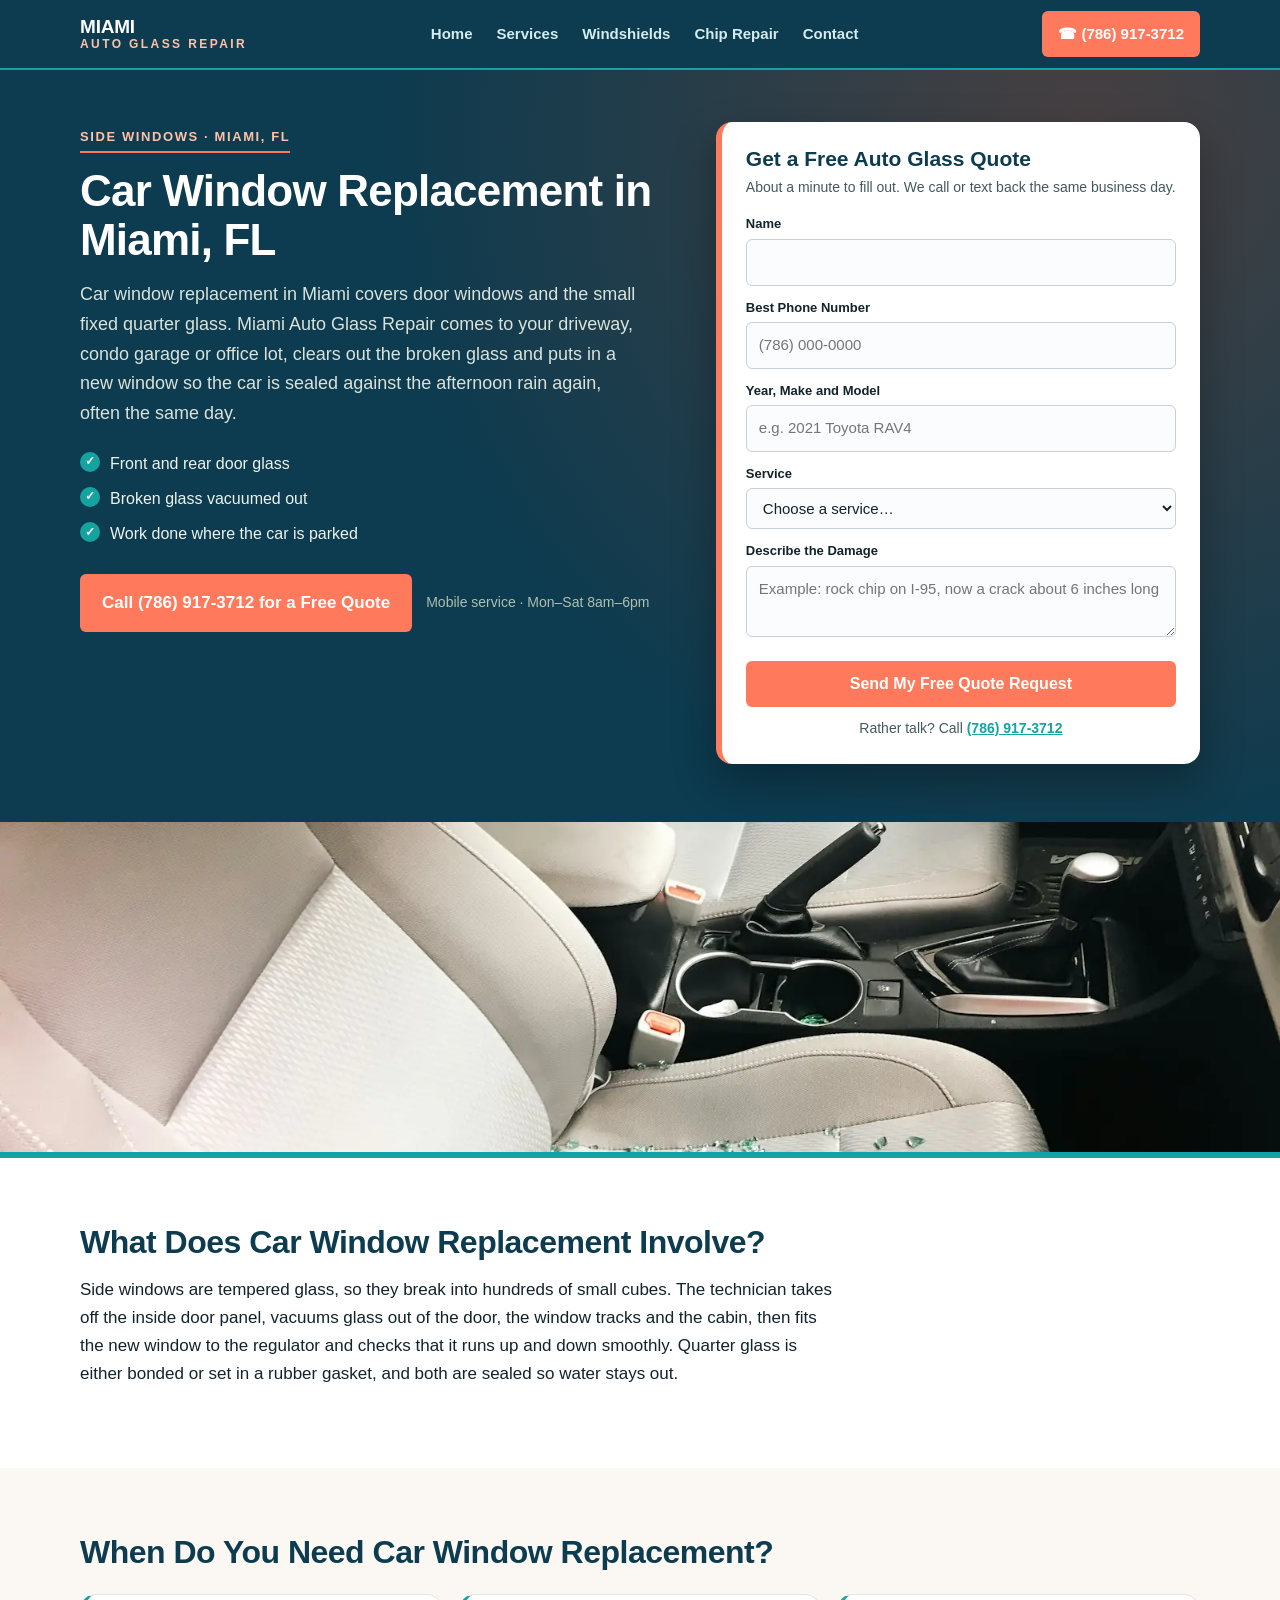
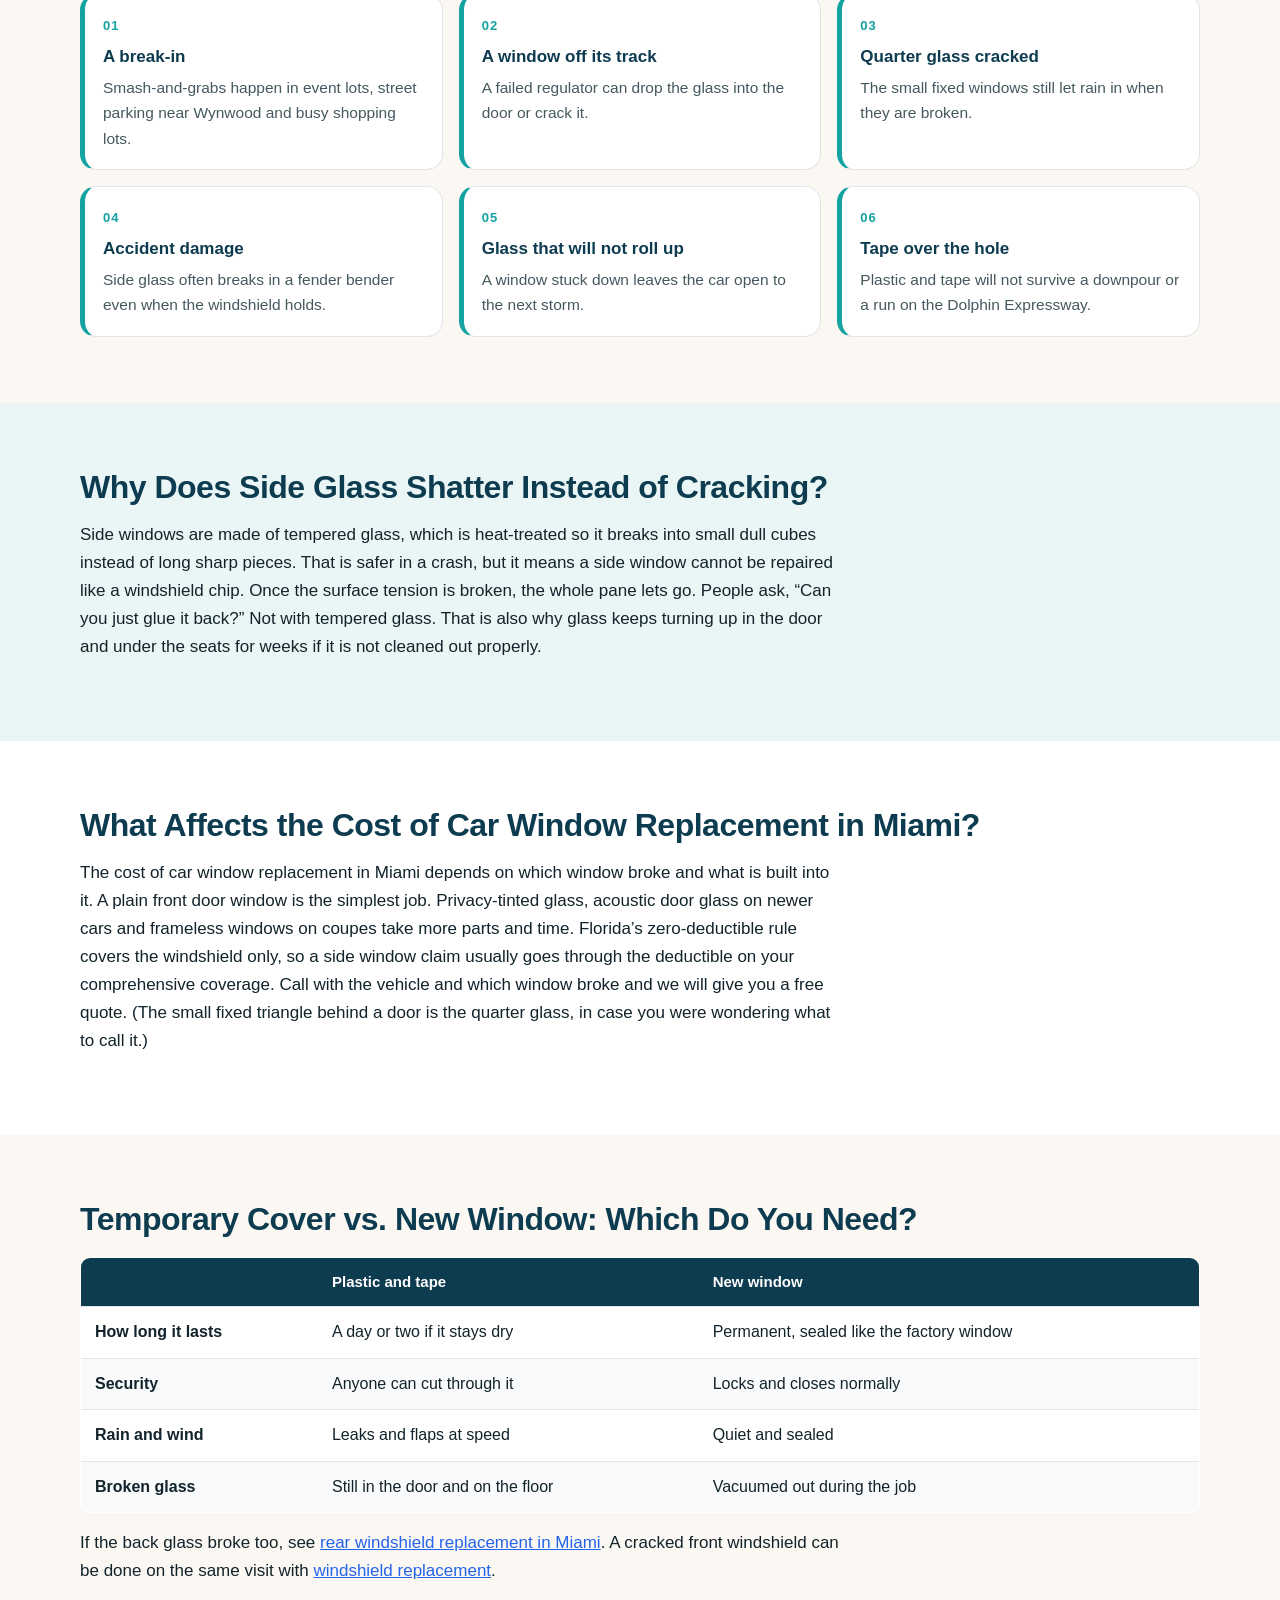
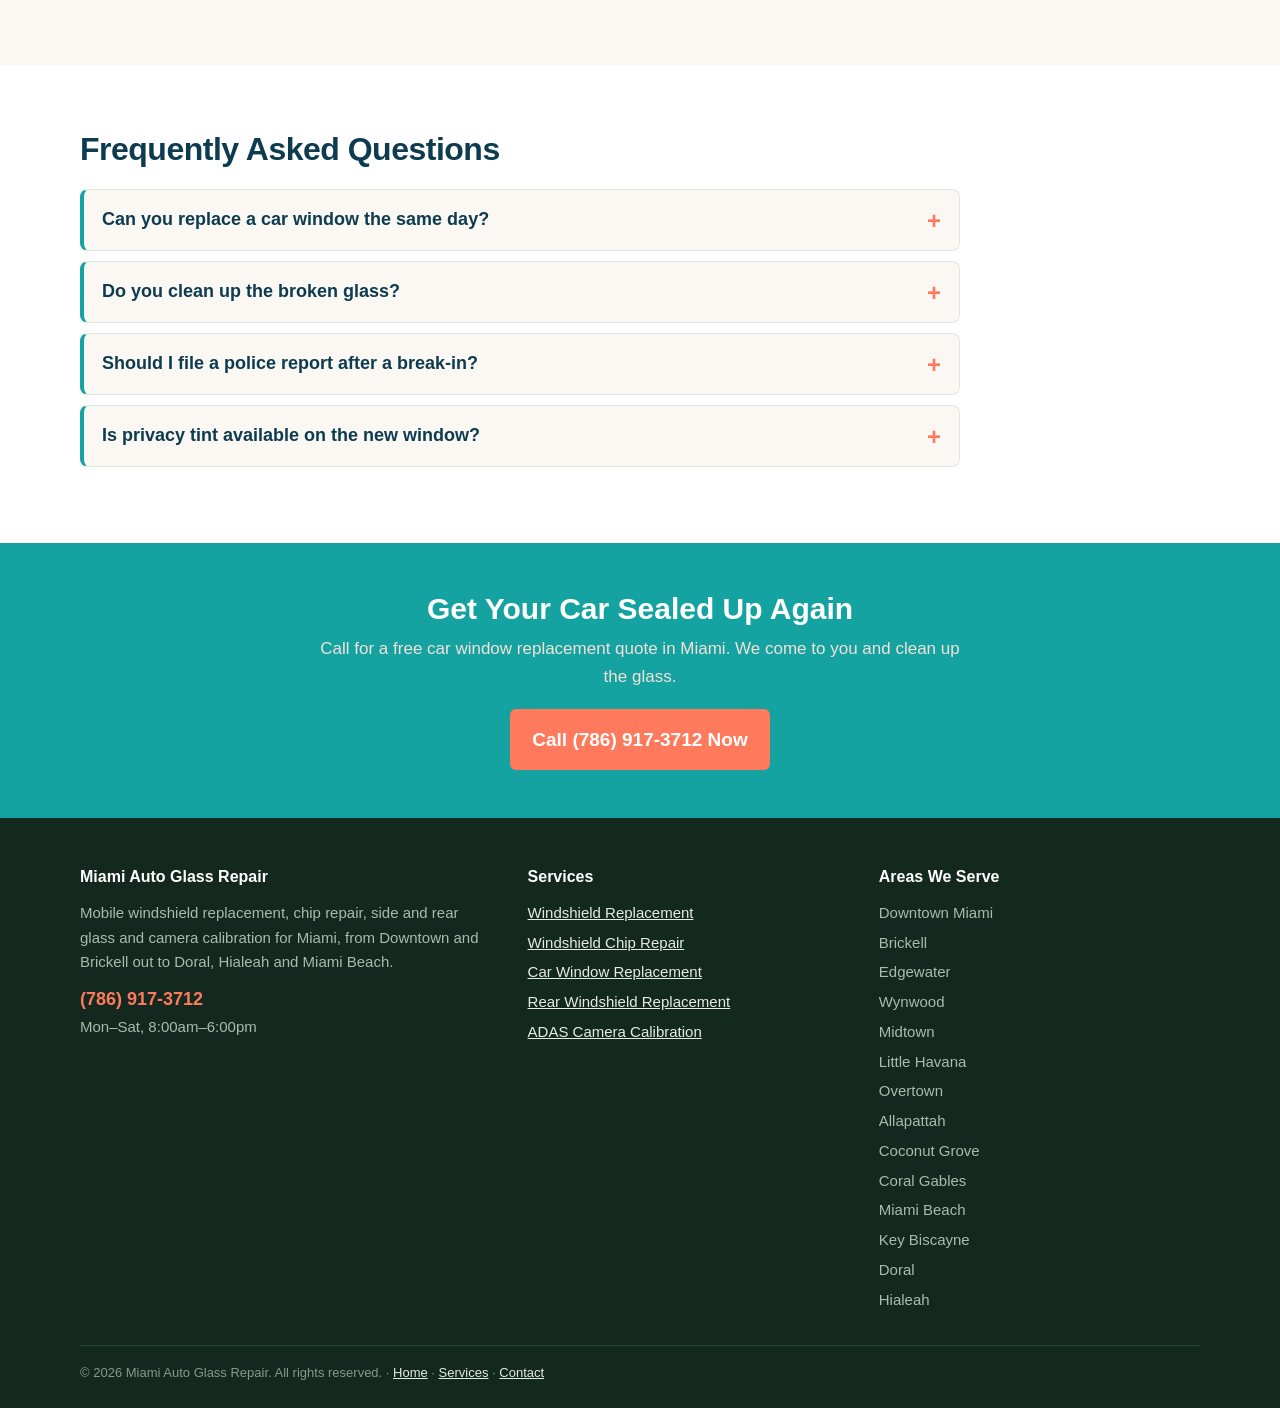
<file: car-window-replacement-miami.html>
<!DOCTYPE html>
<html lang="en">
<head>
<meta charset="utf-8">
<meta name="viewport" content="width=device-width, initial-scale=1">
<title>Car Window Replacement in Miami, FL | Mobile Service</title>
<meta name="description" content="Car window replacement in Miami, FL. Door and quarter glass replaced at your home, condo or office, with the broken glass cleaned out of the car.">
<link rel="canonical" href="https://www.miamiautoglassrepair.com/car-window-replacement-miami.html">
<meta property="og:title" content="Car Window Replacement in Miami, FL | Mobile Service">
<meta property="og:description" content="Car window replacement in Miami, FL. Door and quarter glass replaced at your home, condo or office, with the broken glass cleaned out of the car.">
<meta property="og:type" content="website">
<meta property="og:url" content="https://www.miamiautoglassrepair.com/car-window-replacement-miami.html">
<meta property="og:image" content="https://www.miamiautoglassrepair.com/broken-car-window-glass-miami.webp">
<link rel="stylesheet" href="styles.css">
<script type="application/ld+json">{
 "@context": "https://schema.org",
 "@type": "LocalBusiness",
 "name": "Miami Auto Glass Repair",
 "telephone": "(786) 917-3712",
 "url": "https://www.miamiautoglassrepair.com/",
 "image": "https://www.miamiautoglassrepair.com/miami-windshield-replacement-palm-street.webp",
 "address": {
  "@type": "PostalAddress",
  "streetAddress": "101 NE 2nd Ave Suite 2",
  "addressLocality": "Miami",
  "addressRegion": "FL",
  "postalCode": "33132",
  "addressCountry": "US"
 },
 "areaServed": [
  "Downtown Miami, FL",
  "Brickell, FL",
  "Edgewater, FL",
  "Wynwood, FL",
  "Midtown, FL",
  "Little Havana, FL",
  "Overtown, FL",
  "Allapattah, FL",
  "Coconut Grove, FL",
  "Coral Gables, FL",
  "Miami Beach, FL",
  "Key Biscayne, FL",
  "Doral, FL",
  "Hialeah, FL"
 ],
 "description": "Car Window Replacement in Miami, FL",
 "openingHours": "Mo-Sa 08:00-18:00"
}</script>
<script type="application/ld+json">{
 "@context": "https://schema.org",
 "@type": "FAQPage",
 "mainEntity": [
  {
   "@type": "Question",
   "name": "Can you replace a car window the same day?",
   "acceptedAnswer": {
    "@type": "Answer",
    "text": "Often yes, as long as the glass for your vehicle is in stock nearby. Common door windows usually are. Less common quarter glass may take a day or two to arrive."
   }
  },
  {
   "@type": "Question",
   "name": "Do you clean up the broken glass?",
   "acceptedAnswer": {
    "@type": "Answer",
    "text": "Yes. The technician vacuums glass out of the door, the window track, the seats and the floor. Tempered glass hides in seat seams, so it is worth doing properly."
   }
  },
  {
   "@type": "Question",
   "name": "Should I file a police report after a break-in?",
   "acceptedAnswer": {
    "@type": "Answer",
    "text": "Many insurers ask for one with a break-in claim, and it helps if anything was stolen. The City of Miami Police take non-emergency reports, and we can still replace the window before the claim is settled."
   }
  },
  {
   "@type": "Question",
   "name": "Is privacy tint available on the new window?",
   "acceptedAnswer": {
    "@type": "Answer",
    "text": "Factory privacy glass is ordered to match your other windows. Florida limits how dark front side window tint can be, so we match factory glass rather than add dark film."
   }
  }
 ]
}</script>
</head>
<body>
<!-- NAV -->
<header class="nav">
  <div class="wrap nav-in">
    <a class="brand" href="/">Miami<span>Auto Glass Repair</span></a>
    <ul class="links">
      <li><a href="/">Home</a></li>
      <li><a href="services.html">Services</a></li>
      <li><a href="windshield-replacement-miami.html">Windshields</a></li>
      <li><a href="windshield-chip-repair-miami.html">Chip Repair</a></li>
      <li><a href="contact.html">Contact</a></li>
    </ul>
    <a class="nav-call" href="tel:+17869173712">&#9742; (786) 917-3712</a>
  </div>
</header>
<!-- HERO -->
<section class="hero">
  <div class="wrap hero-grid">
    <div>
      <span class="tag">Side Windows &middot; Miami, FL</span>
      <h1>Car Window Replacement in Miami, FL</h1>
      <p class="lead">Car window replacement in Miami covers door windows and the small fixed quarter glass. Miami Auto Glass Repair comes to your driveway, condo garage or office lot, clears out the broken glass and puts in a new window so the car is sealed against the afternoon rain again, often the same day.</p>
      <ul class="hero-points"><li>Front and rear door glass</li><li>Broken glass vacuumed out</li><li>Work done where the car is parked</li></ul>
      <div class="call-big">
        <a class="btn btn-sun" href="tel:+17869173712">Call (786) 917-3712 for a Free Quote</a>
        <small>Mobile service &middot; Mon&ndash;Sat 8am&ndash;6pm</small>
      </div>
    </div>
    <div>
      <form class="quote" action="https://formspree.io/f/mdegenae" method="POST">
        <h2>Get a Free Auto Glass Quote</h2>
        <p class="sub">About a minute to fill out. We call or text back the same business day.</p>
        <input type="hidden" name="_subject" value="New lead - Auto Glass Miami FL (Car Window Replacement)">
        <div class="field"><label for="q-name">Name</label><input id="q-name" name="name" type="text" autocomplete="name" required></div>
        <div class="field"><label for="q-phone">Best Phone Number</label><input id="q-phone" name="phone" type="tel" autocomplete="tel" placeholder="(786) 000-0000" required></div>
        <div class="field"><label for="q-vehicle">Year, Make and Model</label><input id="q-vehicle" name="vehicle" type="text" placeholder="e.g. 2021 Toyota RAV4"></div>
        <div class="field"><label for="q-service">Service</label><select id="q-service" name="service"><option value="">Choose a service&hellip;</option><option>Windshield Replacement</option><option>Windshield Chip Repair</option><option>Car Window Replacement</option><option>Rear Windshield Replacement</option><option>ADAS Camera Calibration</option><option>Something else / not sure</option></select></div>
        <div class="field"><label for="q-details">Describe the Damage</label><textarea id="q-details" name="details" placeholder="Example: rock chip on I-95, now a crack about 6 inches long"></textarea></div>
        <input type="text" name="_gotcha" style="display:none" tabindex="-1" autocomplete="off">
        <button type="submit">Send My Free Quote Request</button>
        <p class="alt">Rather talk? Call <a href="tel:+17869173712">(786) 917-3712</a></p>
      </form>
    </div>
  </div>
</section>
<div class="band short"><img src="broken-car-window-glass-miami.webp" alt="Car window replacement in Miami after side glass shattered onto the seat" width="1600" height="900"></div>

<section class="sec alt">
  <div class="wrap">
    <h2>What Does Car Window Replacement Involve?</h2>
    <p>Side windows are tempered glass, so they break into hundreds of small cubes. The technician takes off the inside door panel, vacuums glass out of the door, the window tracks and the cabin, then fits the new window to the regulator and checks that it runs up and down smoothly. Quarter glass is either bonded or set in a rubber gasket, and both are sealed so water stays out.</p>
  </div>
</section>

<section class="sec">
  <div class="wrap">
    <h2>When Do You Need Car Window Replacement?</h2>
    <div class="signs"><div class="sign"><strong>A break-in</strong><p>Smash-and-grabs happen in event lots, street parking near Wynwood and busy shopping lots.</p></div><div class="sign"><strong>A window off its track</strong><p>A failed regulator can drop the glass into the door or crack it.</p></div><div class="sign"><strong>Quarter glass cracked</strong><p>The small fixed windows still let rain in when they are broken.</p></div><div class="sign"><strong>Accident damage</strong><p>Side glass often breaks in a fender bender even when the windshield holds.</p></div><div class="sign"><strong>Glass that will not roll up</strong><p>A window stuck down leaves the car open to the next storm.</p></div><div class="sign"><strong>Tape over the hole</strong><p>Plastic and tape will not survive a downpour or a run on the Dolphin Expressway.</p></div></div>
  </div>
</section>

<section class="sec coq">
  <div class="wrap">
    <h2>Why Does Side Glass Shatter Instead of Cracking?</h2>
    <p>Side windows are made of tempered glass, which is heat-treated so it breaks into small dull cubes instead of long sharp pieces. That is safer in a crash, but it means a side window cannot be repaired like a windshield chip. Once the surface tension is broken, the whole pane lets go. People ask, &ldquo;Can you just glue it back?&rdquo; Not with tempered glass. That is also why glass keeps turning up in the door and under the seats for weeks if it is not cleaned out properly.</p>
  </div>
</section>

<section class="sec alt">
  <div class="wrap">
    <h2>What Affects the Cost of Car Window Replacement in Miami?</h2>
    <p>The cost of car window replacement in Miami depends on which window broke and what is built into it. A plain front door window is the simplest job. Privacy-tinted glass, acoustic door glass on newer cars and frameless windows on coupes take more parts and time. Florida&rsquo;s zero-deductible rule covers the windshield only, so a side window claim usually goes through the deductible on your comprehensive coverage. Call with the vehicle and which window broke and we will give you a free quote. (The small fixed triangle behind a door is the quarter glass, in case you were wondering what to call it.)</p>
  </div>
</section>

<section class="sec">
  <div class="wrap">
    <h2>Temporary Cover vs. New Window: Which Do You Need?</h2>
    <table class="cmp"><thead><tr><th></th><th>Plastic and tape</th><th>New window</th></tr></thead><tbody><tr><td><strong>How long it lasts</strong></td><td>A day or two if it stays dry</td><td>Permanent, sealed like the factory window</td></tr><tr><td><strong>Security</strong></td><td>Anyone can cut through it</td><td>Locks and closes normally</td></tr><tr><td><strong>Rain and wind</strong></td><td>Leaks and flaps at speed</td><td>Quiet and sealed</td></tr><tr><td><strong>Broken glass</strong></td><td>Still in the door and on the floor</td><td>Vacuumed out during the job</td></tr></tbody></table>
    <p style="margin-top:16px;">If the back glass broke too, see <a class="body-link" href="rear-windshield-replacement-miami.html" style="color: #2563eb; text-decoration: underline;">rear windshield replacement in Miami</a>. A cracked front windshield can be done on the same visit with <a class="body-link" href="windshield-replacement-miami.html" style="color: #2563eb; text-decoration: underline;">windshield replacement</a>.</p>
  </div>
</section>

<section class="sec alt">
  <div class="wrap">
    <h2>Frequently Asked Questions</h2>
    <div class="faq"><details><summary><h3>Can you replace a car window the same day?</h3></summary><div class="ans"><p>Often yes, as long as the glass for your vehicle is in stock nearby. Common door windows usually are. Less common quarter glass may take a day or two to arrive.</p></div></details><details><summary><h3>Do you clean up the broken glass?</h3></summary><div class="ans"><p>Yes. The technician vacuums glass out of the door, the window track, the seats and the floor. Tempered glass hides in seat seams, so it is worth doing properly.</p></div></details><details><summary><h3>Should I file a police report after a break-in?</h3></summary><div class="ans"><p>Many insurers ask for one with a break-in claim, and it helps if anything was stolen. The City of Miami Police take non-emergency reports, and we can still replace the window before the claim is settled.</p></div></details><details><summary><h3>Is privacy tint available on the new window?</h3></summary><div class="ans"><p>Factory privacy glass is ordered to match your other windows. Florida limits how dark front side window tint can be, so we match factory glass rather than add dark film.</p></div></details></div>
  </div>
</section>
<!-- CTA -->
<section class="cta">
  <div class="wrap">
    <h2>Get Your Car Sealed Up Again</h2>
    <p>Call for a free car window replacement quote in Miami. We come to you and clean up the glass.</p>
    <a class="btn btn-pine" href="tel:+17869173712">Call (786) 917-3712 Now</a>
  </div>
</section>
<!-- FOOTER -->
<footer class="foot">
  <div class="wrap">
    <div class="foot-grid">
      <div>
        <h4>Miami Auto Glass Repair</h4>
        <p>Mobile windshield replacement, chip repair, side and rear glass and camera calibration for Miami, from Downtown and Brickell out to Doral, Hialeah and Miami Beach.</p>
        <p style="margin-top:10px;"><a class="tel" href="tel:+17869173712">(786) 917-3712</a></p>
        <p>Mon&ndash;Sat, 8:00am&ndash;6:00pm</p>
      </div>
      <div>
        <h4>Services</h4>
        <ul><li><a href="windshield-replacement-miami.html">Windshield Replacement</a></li><li><a href="windshield-chip-repair-miami.html">Windshield Chip Repair</a></li><li><a href="car-window-replacement-miami.html">Car Window Replacement</a></li><li><a href="rear-windshield-replacement-miami.html">Rear Windshield Replacement</a></li><li><a href="adas-calibration-miami.html">ADAS Camera Calibration</a></li></ul>
      </div>
      <div>
        <h4>Areas We Serve</h4>
        <ul><li>Downtown Miami</li><li>Brickell</li><li>Edgewater</li><li>Wynwood</li><li>Midtown</li><li>Little Havana</li><li>Overtown</li><li>Allapattah</li><li>Coconut Grove</li><li>Coral Gables</li><li>Miami Beach</li><li>Key Biscayne</li><li>Doral</li><li>Hialeah</li></ul>
      </div>
    </div>
    <p class="copy">&copy; 2026 Miami Auto Glass Repair. All rights reserved. &middot; <a href="/">Home</a> &middot; <a href="services.html">Services</a> &middot; <a href="contact.html">Contact</a></p>
  </div>
</footer>
</body>
</html>
</file>
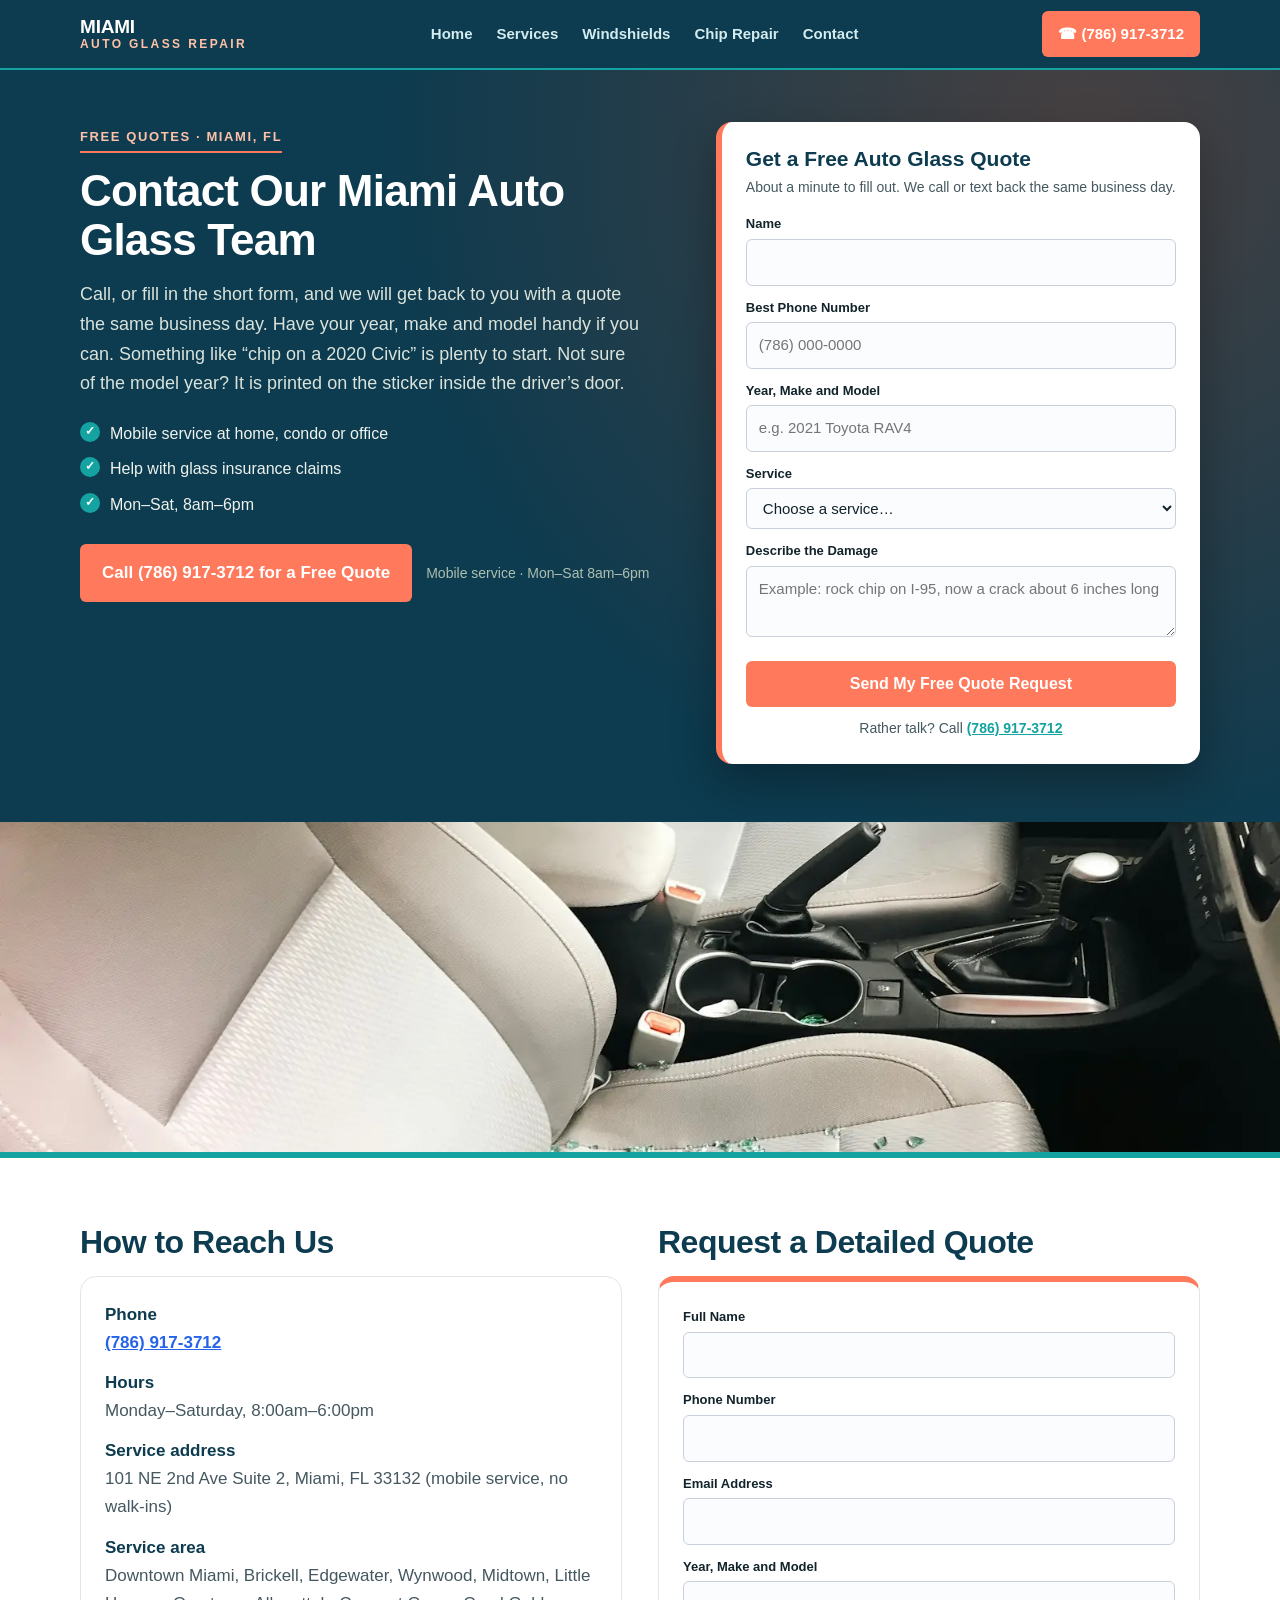
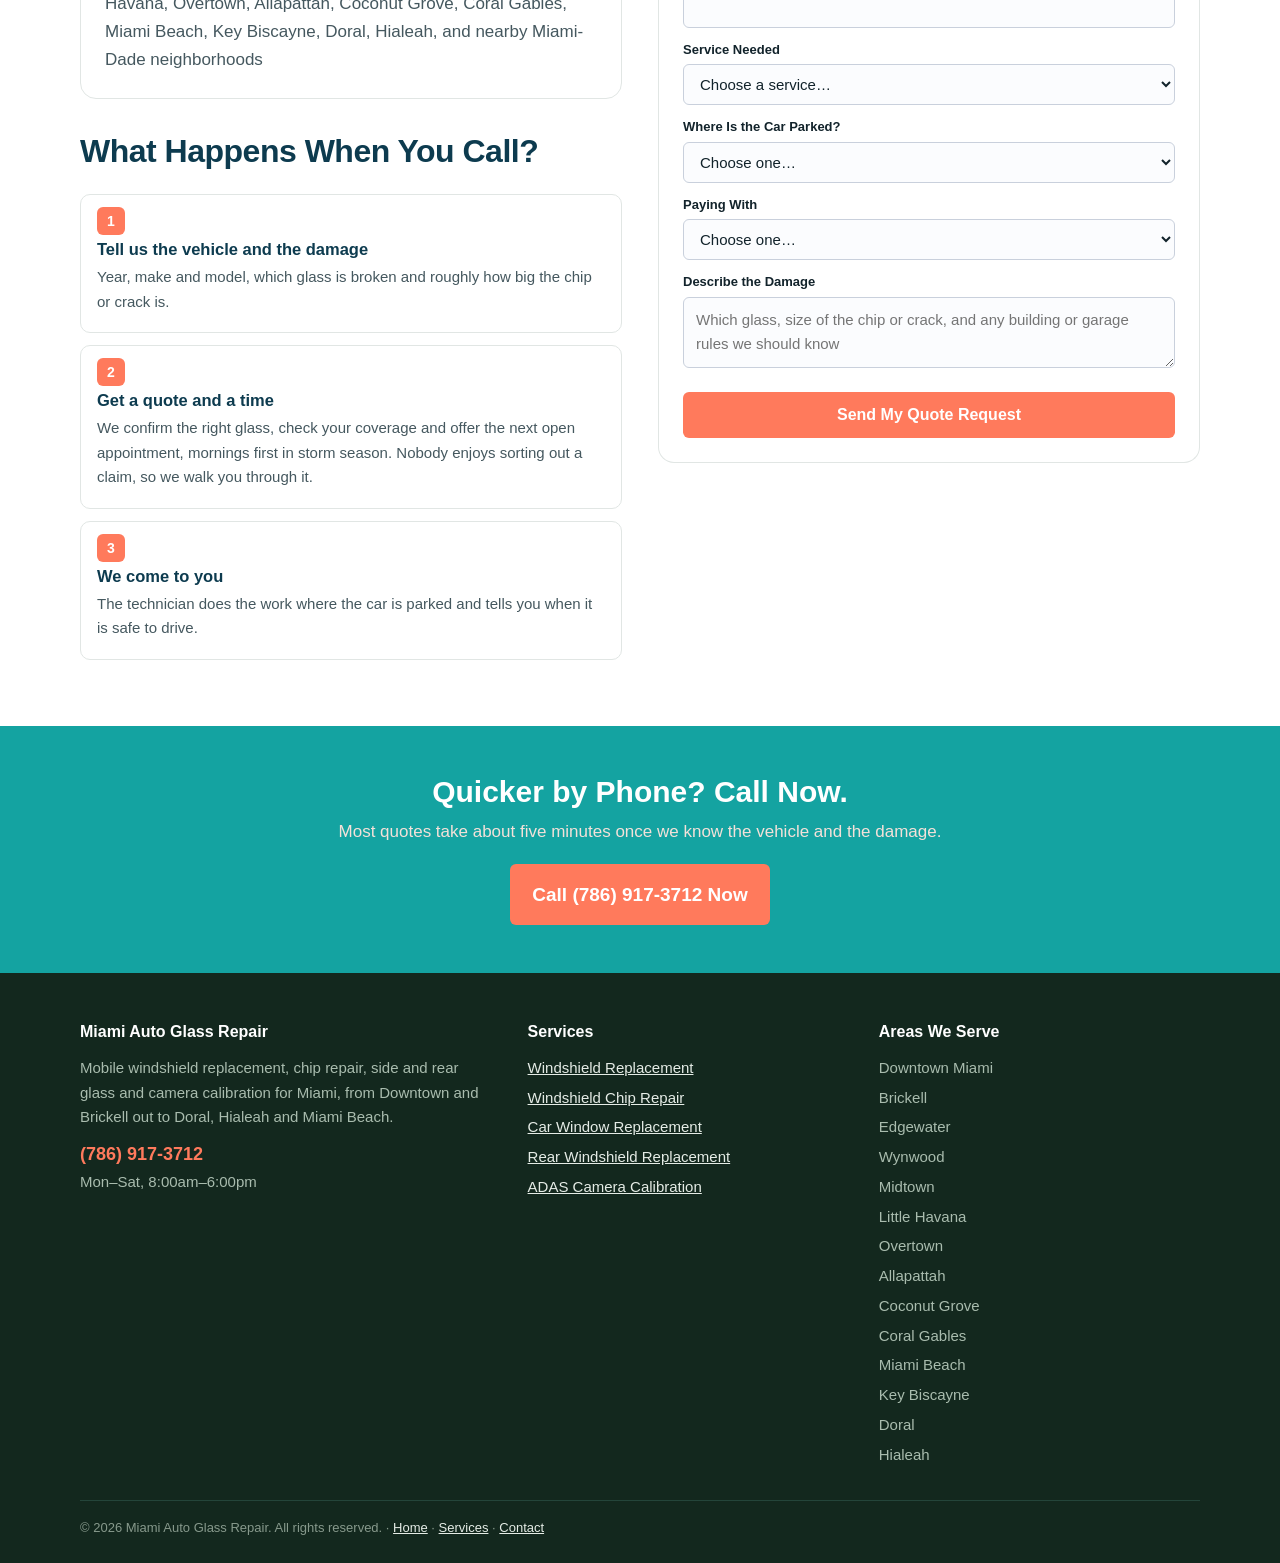
<file: contact.html>
<!DOCTYPE html>
<html lang="en">
<head>
<meta charset="utf-8">
<meta name="viewport" content="width=device-width, initial-scale=1">
<title>Contact Miami Auto Glass Repair | Free Quotes</title>
<meta name="description" content="Call (786) 917-3712 or send the form for a free auto glass quote in Miami, FL. Mobile windshield and window service, Mon-Sat 8am-6pm.">
<link rel="canonical" href="https://www.miamiautoglassrepair.com/contact.html">
<meta property="og:title" content="Contact Miami Auto Glass Repair | Free Quotes">
<meta property="og:description" content="Call (786) 917-3712 or send the form for a free auto glass quote in Miami, FL. Mobile windshield and window service, Mon-Sat 8am-6pm.">
<meta property="og:type" content="website">
<meta property="og:url" content="https://www.miamiautoglassrepair.com/contact.html">
<meta property="og:image" content="https://www.miamiautoglassrepair.com/broken-car-window-glass-miami.webp">
<link rel="stylesheet" href="styles.css">
<script type="application/ld+json">{
 "@context": "https://schema.org",
 "@type": "LocalBusiness",
 "name": "Miami Auto Glass Repair",
 "telephone": "(786) 917-3712",
 "url": "https://www.miamiautoglassrepair.com/",
 "image": "https://www.miamiautoglassrepair.com/miami-windshield-replacement-palm-street.webp",
 "address": {
  "@type": "PostalAddress",
  "streetAddress": "101 NE 2nd Ave Suite 2",
  "addressLocality": "Miami",
  "addressRegion": "FL",
  "postalCode": "33132",
  "addressCountry": "US"
 },
 "areaServed": [
  "Downtown Miami, FL",
  "Brickell, FL",
  "Edgewater, FL",
  "Wynwood, FL",
  "Midtown, FL",
  "Little Havana, FL",
  "Overtown, FL",
  "Allapattah, FL",
  "Coconut Grove, FL",
  "Coral Gables, FL",
  "Miami Beach, FL",
  "Key Biscayne, FL",
  "Doral, FL",
  "Hialeah, FL"
 ],
 "description": "Contact Miami Auto Glass Repair for mobile auto glass service in Miami, FL",
 "openingHours": "Mo-Sa 08:00-18:00"
}</script>
</head>
<body>
<!-- NAV -->
<header class="nav">
  <div class="wrap nav-in">
    <a class="brand" href="/">Miami<span>Auto Glass Repair</span></a>
    <ul class="links">
      <li><a href="/">Home</a></li>
      <li><a href="services.html">Services</a></li>
      <li><a href="windshield-replacement-miami.html">Windshields</a></li>
      <li><a href="windshield-chip-repair-miami.html">Chip Repair</a></li>
      <li><a href="contact.html">Contact</a></li>
    </ul>
    <a class="nav-call" href="tel:+17869173712">&#9742; (786) 917-3712</a>
  </div>
</header>
<!-- HERO -->
<section class="hero">
  <div class="wrap hero-grid">
    <div>
      <span class="tag">Free Quotes &middot; Miami, FL</span>
      <h1>Contact Our Miami Auto Glass Team</h1>
      <p class="lead">Call, or fill in the short form, and we will get back to you with a quote the same business day. Have your year, make and model handy if you can. Something like &ldquo;chip on a 2020 Civic&rdquo; is plenty to start. Not sure of the model year? It is printed on the sticker inside the driver&rsquo;s door.</p>
      <ul class="hero-points"><li>Mobile service at home, condo or office</li><li>Help with glass insurance claims</li><li>Mon&ndash;Sat, 8am&ndash;6pm</li></ul>
      <div class="call-big">
        <a class="btn btn-sun" href="tel:+17869173712">Call (786) 917-3712 for a Free Quote</a>
        <small>Mobile service &middot; Mon&ndash;Sat 8am&ndash;6pm</small>
      </div>
    </div>
    <div>
      <form class="quote" action="https://formspree.io/f/mdegenae" method="POST">
        <h2>Get a Free Auto Glass Quote</h2>
        <p class="sub">About a minute to fill out. We call or text back the same business day.</p>
        <input type="hidden" name="_subject" value="New lead - Auto Glass Miami FL (contact hero)">
        <div class="field"><label for="q-name">Name</label><input id="q-name" name="name" type="text" autocomplete="name" required></div>
        <div class="field"><label for="q-phone">Best Phone Number</label><input id="q-phone" name="phone" type="tel" autocomplete="tel" placeholder="(786) 000-0000" required></div>
        <div class="field"><label for="q-vehicle">Year, Make and Model</label><input id="q-vehicle" name="vehicle" type="text" placeholder="e.g. 2021 Toyota RAV4"></div>
        <div class="field"><label for="q-service">Service</label><select id="q-service" name="service"><option value="">Choose a service&hellip;</option><option>Windshield Replacement</option><option>Windshield Chip Repair</option><option>Car Window Replacement</option><option>Rear Windshield Replacement</option><option>ADAS Camera Calibration</option><option>Something else / not sure</option></select></div>
        <div class="field"><label for="q-details">Describe the Damage</label><textarea id="q-details" name="details" placeholder="Example: rock chip on I-95, now a crack about 6 inches long"></textarea></div>
        <input type="text" name="_gotcha" style="display:none" tabindex="-1" autocomplete="off">
        <button type="submit">Send My Free Quote Request</button>
        <p class="alt">Rather talk? Call <a href="tel:+17869173712">(786) 917-3712</a></p>
      </form>
    </div>
  </div>
</section>
<div class="band short"><img src="broken-car-window-glass-miami.webp" alt="Car window replacement in Miami after broken glass landed on the seat" width="1600" height="900"></div>

<section class="sec alt">
  <div class="wrap info-grid">
    <div>
      <h2>How to Reach Us</h2>
      <dl class="info">
        <dt>Phone</dt><dd><a href="tel:+17869173712" style="color:#2563eb;text-decoration:underline;font-weight:700;">(786) 917-3712</a></dd>
        <dt>Hours</dt><dd>Monday&ndash;Saturday, 8:00am&ndash;6:00pm</dd>
        <dt>Service address</dt><dd>101 NE 2nd Ave Suite 2, Miami, FL 33132 (mobile service, no walk-ins)</dd>
        <dt>Service area</dt><dd>Downtown Miami, Brickell, Edgewater, Wynwood, Midtown, Little Havana, Overtown, Allapattah, Coconut Grove, Coral Gables, Miami Beach, Key Biscayne, Doral, Hialeah, and nearby Miami-Dade neighborhoods</dd>
      </dl>
      <h2 style="margin-top:34px;">What Happens When You Call?</h2>
      <ol class="steps three">
        <li data-n="1"><strong>Tell us the vehicle and the damage</strong><p>Year, make and model, which glass is broken and roughly how big the chip or crack is.</p></li>
        <li data-n="2"><strong>Get a quote and a time</strong><p>We confirm the right glass, check your coverage and offer the next open appointment, mornings first in storm season. Nobody enjoys sorting out a claim, so we walk you through it.</p></li>
        <li data-n="3"><strong>We come to you</strong><p>The technician does the work where the car is parked and tells you when it is safe to drive.</p></li>
      </ol>
    </div>
    <div>
      <h2>Request a Detailed Quote</h2>
      <form class="form-full" action="https://formspree.io/f/mdegenae" method="POST">
        <input type="hidden" name="_subject" value="New lead - Auto Glass Miami FL (contact form)">
        <div class="field"><label for="c-name">Full Name</label><input id="c-name" name="name" type="text" autocomplete="name" required></div>
        <div class="field"><label for="c-phone">Phone Number</label><input id="c-phone" name="phone" type="tel" autocomplete="tel" required></div>
        <div class="field"><label for="c-email">Email Address</label><input id="c-email" name="email" type="email" autocomplete="email"></div>
        <div class="field"><label for="c-vehicle">Year, Make and Model</label><input id="c-vehicle" name="vehicle" type="text"></div>
        <div class="field"><label for="c-service">Service Needed</label><select id="c-service" name="service"><option value="">Choose a service&hellip;</option><option>Windshield Replacement</option><option>Windshield Chip Repair</option><option>Car Window Replacement</option><option>Rear Windshield Replacement</option><option>ADAS Camera Calibration</option><option>Something else / not sure</option></select></div>
        <div class="field"><label for="c-where">Where Is the Car Parked?</label><select id="c-where" name="location"><option value="">Choose one&hellip;</option><option>House driveway or garage</option><option>Condo or apartment garage</option><option>Workplace</option><option>Other</option></select></div>
        <div class="field"><label for="c-insurance">Paying With</label><select id="c-insurance" name="payment"><option value="">Choose one&hellip;</option><option>Insurance claim</option><option>Paying myself</option><option>Not sure</option></select></div>
        <div class="field"><label for="c-msg">Describe the Damage</label><textarea id="c-msg" name="message" placeholder="Which glass, size of the chip or crack, and any building or garage rules we should know"></textarea></div>
        <input type="text" name="_gotcha" style="display:none" tabindex="-1" autocomplete="off">
        <button type="submit">Send My Quote Request</button>
      </form>
    </div>
  </div>
</section>
<!-- CTA -->
<section class="cta">
  <div class="wrap">
    <h2>Quicker by Phone? Call Now.</h2>
    <p>Most quotes take about five minutes once we know the vehicle and the damage.</p>
    <a class="btn btn-pine" href="tel:+17869173712">Call (786) 917-3712 Now</a>
  </div>
</section>
<!-- FOOTER -->
<footer class="foot">
  <div class="wrap">
    <div class="foot-grid">
      <div>
        <h4>Miami Auto Glass Repair</h4>
        <p>Mobile windshield replacement, chip repair, side and rear glass and camera calibration for Miami, from Downtown and Brickell out to Doral, Hialeah and Miami Beach.</p>
        <p style="margin-top:10px;"><a class="tel" href="tel:+17869173712">(786) 917-3712</a></p>
        <p>Mon&ndash;Sat, 8:00am&ndash;6:00pm</p>
      </div>
      <div>
        <h4>Services</h4>
        <ul><li><a href="windshield-replacement-miami.html">Windshield Replacement</a></li><li><a href="windshield-chip-repair-miami.html">Windshield Chip Repair</a></li><li><a href="car-window-replacement-miami.html">Car Window Replacement</a></li><li><a href="rear-windshield-replacement-miami.html">Rear Windshield Replacement</a></li><li><a href="adas-calibration-miami.html">ADAS Camera Calibration</a></li></ul>
      </div>
      <div>
        <h4>Areas We Serve</h4>
        <ul><li>Downtown Miami</li><li>Brickell</li><li>Edgewater</li><li>Wynwood</li><li>Midtown</li><li>Little Havana</li><li>Overtown</li><li>Allapattah</li><li>Coconut Grove</li><li>Coral Gables</li><li>Miami Beach</li><li>Key Biscayne</li><li>Doral</li><li>Hialeah</li></ul>
      </div>
    </div>
    <p class="copy">&copy; 2026 Miami Auto Glass Repair. All rights reserved. &middot; <a href="/">Home</a> &middot; <a href="services.html">Services</a> &middot; <a href="contact.html">Contact</a></p>
  </div>
</footer>
</body>
</html>
</file>
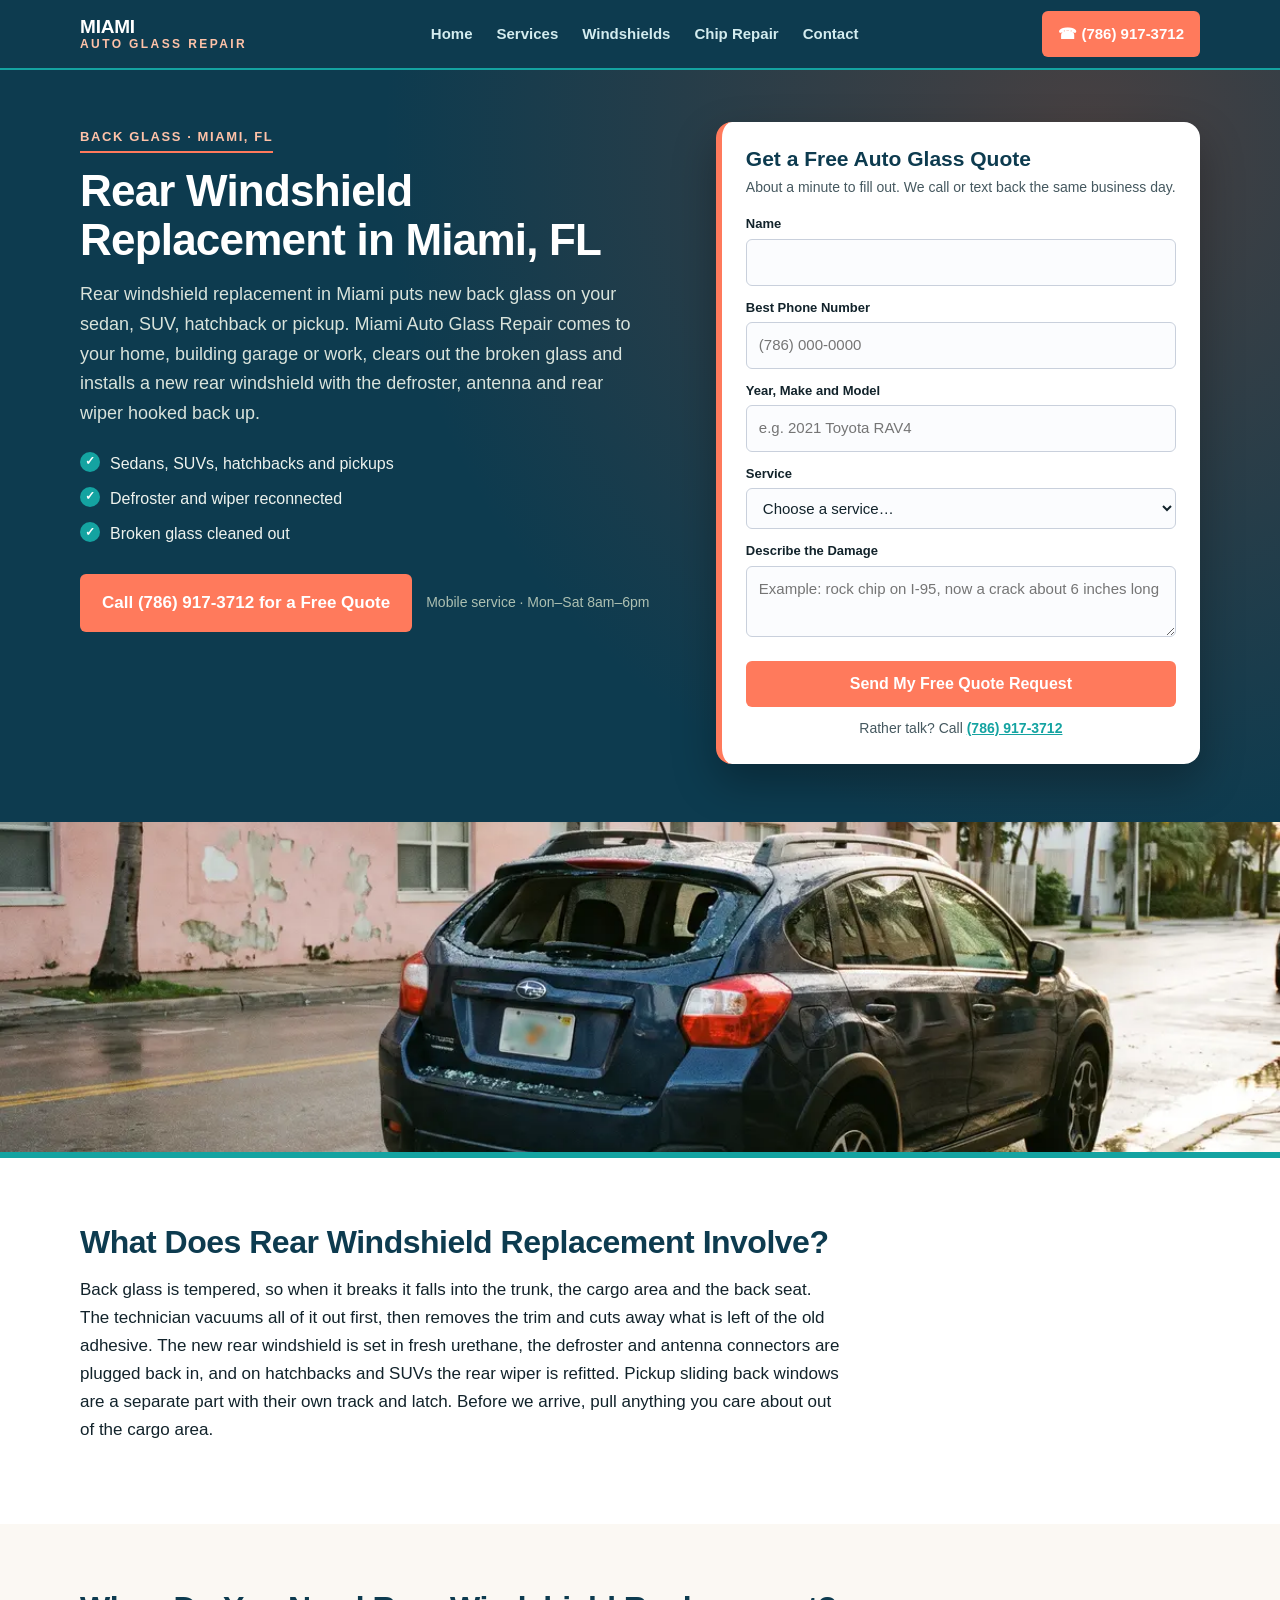
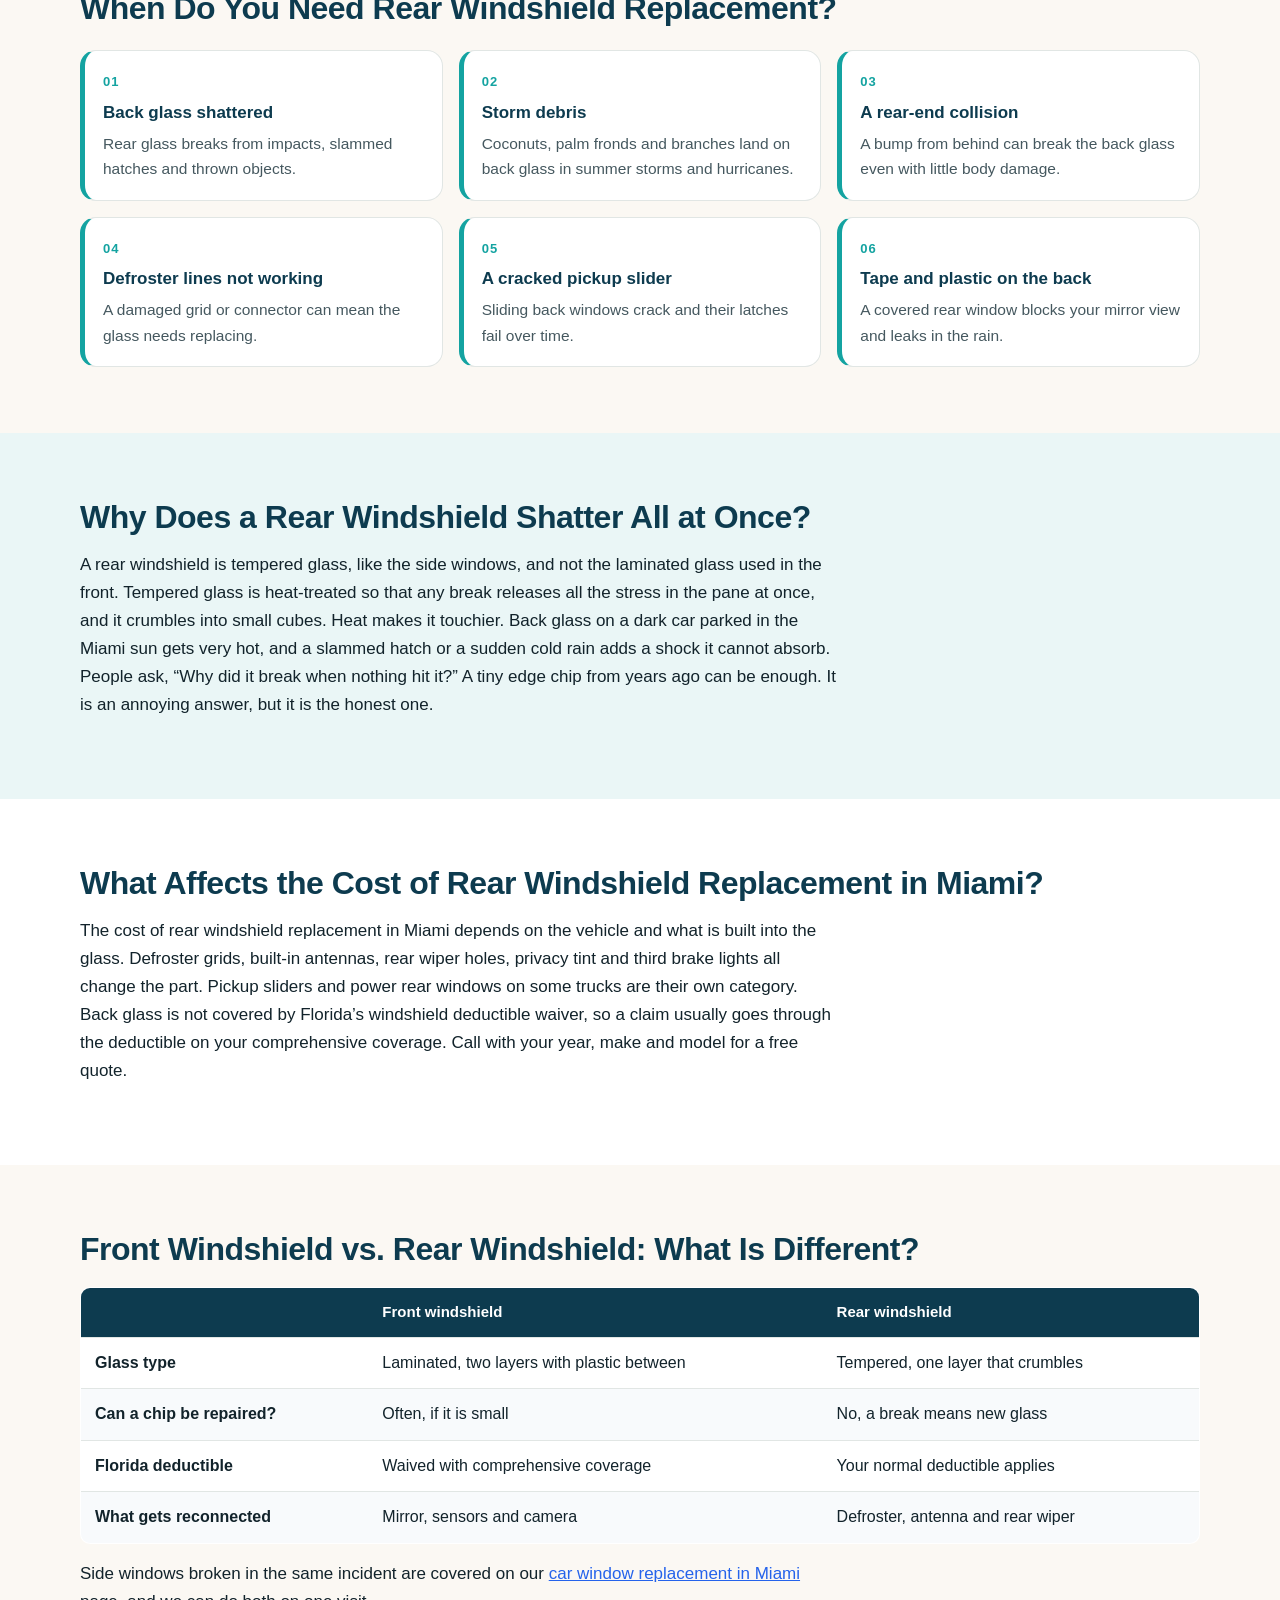
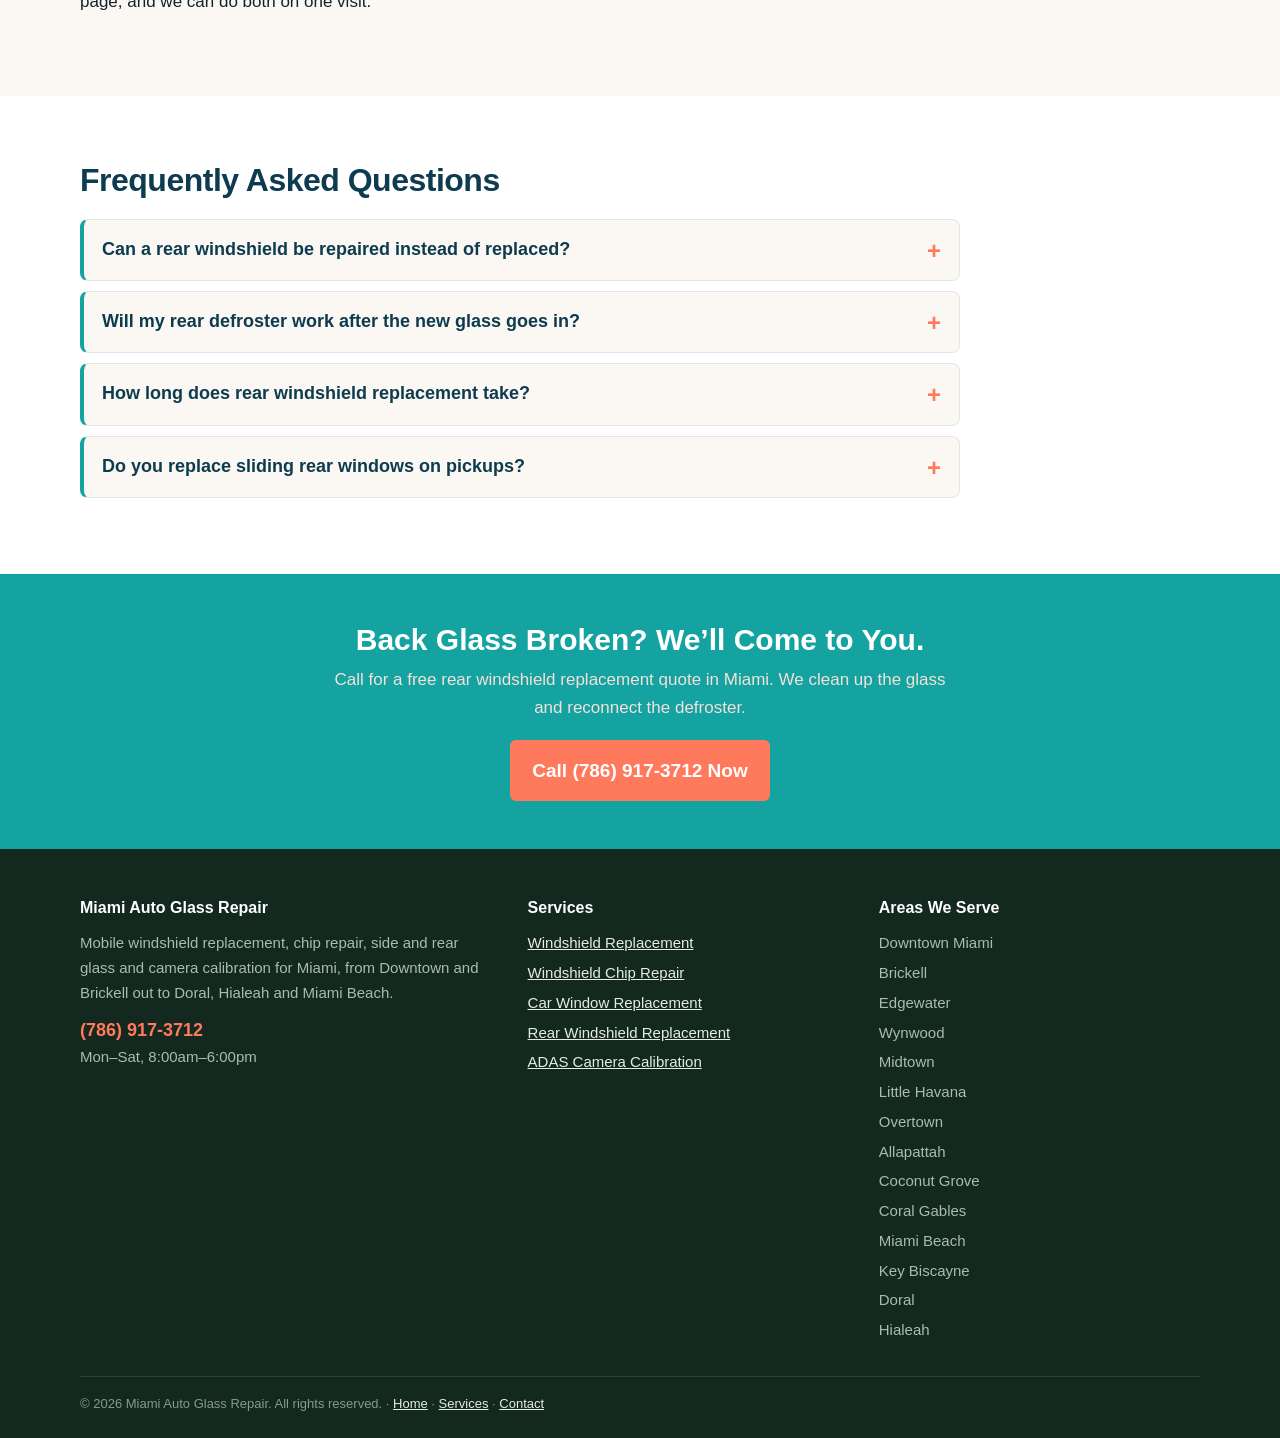
<file: rear-windshield-replacement-miami.html>
<!DOCTYPE html>
<html lang="en">
<head>
<meta charset="utf-8">
<meta name="viewport" content="width=device-width, initial-scale=1">
<title>Rear Windshield Replacement in Miami, FL | Mobile</title>
<meta name="description" content="Rear windshield replacement in Miami, FL. New back glass for sedans, SUVs and hatchbacks, with the defroster and wiper reconnected where you park.">
<link rel="canonical" href="https://www.miamiautoglassrepair.com/rear-windshield-replacement-miami.html">
<meta property="og:title" content="Rear Windshield Replacement in Miami, FL | Mobile">
<meta property="og:description" content="Rear windshield replacement in Miami, FL. New back glass for sedans, SUVs and hatchbacks, with the defroster and wiper reconnected where you park.">
<meta property="og:type" content="website">
<meta property="og:url" content="https://www.miamiautoglassrepair.com/rear-windshield-replacement-miami.html">
<meta property="og:image" content="https://www.miamiautoglassrepair.com/rear-windshield-shattered-miami-street.webp">
<link rel="stylesheet" href="styles.css">
<script type="application/ld+json">{
 "@context": "https://schema.org",
 "@type": "LocalBusiness",
 "name": "Miami Auto Glass Repair",
 "telephone": "(786) 917-3712",
 "url": "https://www.miamiautoglassrepair.com/",
 "image": "https://www.miamiautoglassrepair.com/miami-windshield-replacement-palm-street.webp",
 "address": {
  "@type": "PostalAddress",
  "streetAddress": "101 NE 2nd Ave Suite 2",
  "addressLocality": "Miami",
  "addressRegion": "FL",
  "postalCode": "33132",
  "addressCountry": "US"
 },
 "areaServed": [
  "Downtown Miami, FL",
  "Brickell, FL",
  "Edgewater, FL",
  "Wynwood, FL",
  "Midtown, FL",
  "Little Havana, FL",
  "Overtown, FL",
  "Allapattah, FL",
  "Coconut Grove, FL",
  "Coral Gables, FL",
  "Miami Beach, FL",
  "Key Biscayne, FL",
  "Doral, FL",
  "Hialeah, FL"
 ],
 "description": "Rear Windshield Replacement in Miami, FL",
 "openingHours": "Mo-Sa 08:00-18:00"
}</script>
<script type="application/ld+json">{
 "@context": "https://schema.org",
 "@type": "FAQPage",
 "mainEntity": [
  {
   "@type": "Question",
   "name": "Can a rear windshield be repaired instead of replaced?",
   "acceptedAnswer": {
    "@type": "Answer",
    "text": "No. Rear windshields are tempered glass, so once they crack or break they cannot be filled with resin like a front windshield chip. The whole pane has to be replaced."
   }
  },
  {
   "@type": "Question",
   "name": "Will my rear defroster work after the new glass goes in?",
   "acceptedAnswer": {
    "@type": "Answer",
    "text": "Yes. New rear glass comes with its own defroster grid, and the technician reconnects the power leads and checks that the grid heats before leaving."
   }
  },
  {
   "@type": "Question",
   "name": "How long does rear windshield replacement take?",
   "acceptedAnswer": {
    "@type": "Answer",
    "text": "Most rear windshields take about an hour, plus time to vacuum out the broken glass. The adhesive needs a short cure before you drive."
   }
  },
  {
   "@type": "Question",
   "name": "Do you replace sliding rear windows on pickups?",
   "acceptedAnswer": {
    "@type": "Answer",
    "text": "Yes. Manual and power sliding back windows on pickups are ordered for your exact truck and installed with the track and latch."
   }
  }
 ]
}</script>
</head>
<body>
<!-- NAV -->
<header class="nav">
  <div class="wrap nav-in">
    <a class="brand" href="/">Miami<span>Auto Glass Repair</span></a>
    <ul class="links">
      <li><a href="/">Home</a></li>
      <li><a href="services.html">Services</a></li>
      <li><a href="windshield-replacement-miami.html">Windshields</a></li>
      <li><a href="windshield-chip-repair-miami.html">Chip Repair</a></li>
      <li><a href="contact.html">Contact</a></li>
    </ul>
    <a class="nav-call" href="tel:+17869173712">&#9742; (786) 917-3712</a>
  </div>
</header>
<!-- HERO -->
<section class="hero">
  <div class="wrap hero-grid">
    <div>
      <span class="tag">Back Glass &middot; Miami, FL</span>
      <h1>Rear Windshield Replacement in Miami, FL</h1>
      <p class="lead">Rear windshield replacement in Miami puts new back glass on your sedan, SUV, hatchback or pickup. Miami Auto Glass Repair comes to your home, building garage or work, clears out the broken glass and installs a new rear windshield with the defroster, antenna and rear wiper hooked back up.</p>
      <ul class="hero-points"><li>Sedans, SUVs, hatchbacks and pickups</li><li>Defroster and wiper reconnected</li><li>Broken glass cleaned out</li></ul>
      <div class="call-big">
        <a class="btn btn-sun" href="tel:+17869173712">Call (786) 917-3712 for a Free Quote</a>
        <small>Mobile service &middot; Mon&ndash;Sat 8am&ndash;6pm</small>
      </div>
    </div>
    <div>
      <form class="quote" action="https://formspree.io/f/mdegenae" method="POST">
        <h2>Get a Free Auto Glass Quote</h2>
        <p class="sub">About a minute to fill out. We call or text back the same business day.</p>
        <input type="hidden" name="_subject" value="New lead - Auto Glass Miami FL (Rear Windshield Replacement)">
        <div class="field"><label for="q-name">Name</label><input id="q-name" name="name" type="text" autocomplete="name" required></div>
        <div class="field"><label for="q-phone">Best Phone Number</label><input id="q-phone" name="phone" type="tel" autocomplete="tel" placeholder="(786) 000-0000" required></div>
        <div class="field"><label for="q-vehicle">Year, Make and Model</label><input id="q-vehicle" name="vehicle" type="text" placeholder="e.g. 2021 Toyota RAV4"></div>
        <div class="field"><label for="q-service">Service</label><select id="q-service" name="service"><option value="">Choose a service&hellip;</option><option>Windshield Replacement</option><option>Windshield Chip Repair</option><option>Car Window Replacement</option><option>Rear Windshield Replacement</option><option>ADAS Camera Calibration</option><option>Something else / not sure</option></select></div>
        <div class="field"><label for="q-details">Describe the Damage</label><textarea id="q-details" name="details" placeholder="Example: rock chip on I-95, now a crack about 6 inches long"></textarea></div>
        <input type="text" name="_gotcha" style="display:none" tabindex="-1" autocomplete="off">
        <button type="submit">Send My Free Quote Request</button>
        <p class="alt">Rather talk? Call <a href="tel:+17869173712">(786) 917-3712</a></p>
      </form>
    </div>
  </div>
</section>
<div class="band short"><img src="rear-windshield-shattered-miami-street.webp" alt="Rear windshield replacement in Miami for a hatchback with shattered back glass" width="1600" height="900"></div>

<section class="sec alt">
  <div class="wrap">
    <h2>What Does Rear Windshield Replacement Involve?</h2>
    <p>Back glass is tempered, so when it breaks it falls into the trunk, the cargo area and the back seat. The technician vacuums all of it out first, then removes the trim and cuts away what is left of the old adhesive. The new rear windshield is set in fresh urethane, the defroster and antenna connectors are plugged back in, and on hatchbacks and SUVs the rear wiper is refitted. Pickup sliding back windows are a separate part with their own track and latch. Before we arrive, pull anything you care about out of the cargo area.</p>
  </div>
</section>

<section class="sec">
  <div class="wrap">
    <h2>When Do You Need Rear Windshield Replacement?</h2>
    <div class="signs"><div class="sign"><strong>Back glass shattered</strong><p>Rear glass breaks from impacts, slammed hatches and thrown objects.</p></div><div class="sign"><strong>Storm debris</strong><p>Coconuts, palm fronds and branches land on back glass in summer storms and hurricanes.</p></div><div class="sign"><strong>A rear-end collision</strong><p>A bump from behind can break the back glass even with little body damage.</p></div><div class="sign"><strong>Defroster lines not working</strong><p>A damaged grid or connector can mean the glass needs replacing.</p></div><div class="sign"><strong>A cracked pickup slider</strong><p>Sliding back windows crack and their latches fail over time.</p></div><div class="sign"><strong>Tape and plastic on the back</strong><p>A covered rear window blocks your mirror view and leaks in the rain.</p></div></div>
  </div>
</section>

<section class="sec coq">
  <div class="wrap">
    <h2>Why Does a Rear Windshield Shatter All at Once?</h2>
    <p>A rear windshield is tempered glass, like the side windows, and not the laminated glass used in the front. Tempered glass is heat-treated so that any break releases all the stress in the pane at once, and it crumbles into small cubes. Heat makes it touchier. Back glass on a dark car parked in the Miami sun gets very hot, and a slammed hatch or a sudden cold rain adds a shock it cannot absorb. People ask, &ldquo;Why did it break when nothing hit it?&rdquo; A tiny edge chip from years ago can be enough. It is an annoying answer, but it is the honest one.</p>
  </div>
</section>

<section class="sec alt">
  <div class="wrap">
    <h2>What Affects the Cost of Rear Windshield Replacement in Miami?</h2>
    <p>The cost of rear windshield replacement in Miami depends on the vehicle and what is built into the glass. Defroster grids, built-in antennas, rear wiper holes, privacy tint and third brake lights all change the part. Pickup sliders and power rear windows on some trucks are their own category. Back glass is not covered by Florida&rsquo;s windshield deductible waiver, so a claim usually goes through the deductible on your comprehensive coverage. Call with your year, make and model for a free quote.</p>
  </div>
</section>

<section class="sec">
  <div class="wrap">
    <h2>Front Windshield vs. Rear Windshield: What Is Different?</h2>
    <table class="cmp"><thead><tr><th></th><th>Front windshield</th><th>Rear windshield</th></tr></thead><tbody><tr><td><strong>Glass type</strong></td><td>Laminated, two layers with plastic between</td><td>Tempered, one layer that crumbles</td></tr><tr><td><strong>Can a chip be repaired?</strong></td><td>Often, if it is small</td><td>No, a break means new glass</td></tr><tr><td><strong>Florida deductible</strong></td><td>Waived with comprehensive coverage</td><td>Your normal deductible applies</td></tr><tr><td><strong>What gets reconnected</strong></td><td>Mirror, sensors and camera</td><td>Defroster, antenna and rear wiper</td></tr></tbody></table>
    <p style="margin-top:16px;">Side windows broken in the same incident are covered on our <a class="body-link" href="car-window-replacement-miami.html" style="color: #2563eb; text-decoration: underline;">car window replacement in Miami</a> page, and we can do both on one visit.</p>
  </div>
</section>

<section class="sec alt">
  <div class="wrap">
    <h2>Frequently Asked Questions</h2>
    <div class="faq"><details><summary><h3>Can a rear windshield be repaired instead of replaced?</h3></summary><div class="ans"><p>No. Rear windshields are tempered glass, so once they crack or break they cannot be filled with resin like a front windshield chip. The whole pane has to be replaced.</p></div></details><details><summary><h3>Will my rear defroster work after the new glass goes in?</h3></summary><div class="ans"><p>Yes. New rear glass comes with its own defroster grid, and the technician reconnects the power leads and checks that the grid heats before leaving.</p></div></details><details><summary><h3>How long does rear windshield replacement take?</h3></summary><div class="ans"><p>Most rear windshields take about an hour, plus time to vacuum out the broken glass. The adhesive needs a short cure before you drive.</p></div></details><details><summary><h3>Do you replace sliding rear windows on pickups?</h3></summary><div class="ans"><p>Yes. Manual and power sliding back windows on pickups are ordered for your exact truck and installed with the track and latch.</p></div></details></div>
  </div>
</section>
<!-- CTA -->
<section class="cta">
  <div class="wrap">
    <h2>Back Glass Broken? We&rsquo;ll Come to You.</h2>
    <p>Call for a free rear windshield replacement quote in Miami. We clean up the glass and reconnect the defroster.</p>
    <a class="btn btn-pine" href="tel:+17869173712">Call (786) 917-3712 Now</a>
  </div>
</section>
<!-- FOOTER -->
<footer class="foot">
  <div class="wrap">
    <div class="foot-grid">
      <div>
        <h4>Miami Auto Glass Repair</h4>
        <p>Mobile windshield replacement, chip repair, side and rear glass and camera calibration for Miami, from Downtown and Brickell out to Doral, Hialeah and Miami Beach.</p>
        <p style="margin-top:10px;"><a class="tel" href="tel:+17869173712">(786) 917-3712</a></p>
        <p>Mon&ndash;Sat, 8:00am&ndash;6:00pm</p>
      </div>
      <div>
        <h4>Services</h4>
        <ul><li><a href="windshield-replacement-miami.html">Windshield Replacement</a></li><li><a href="windshield-chip-repair-miami.html">Windshield Chip Repair</a></li><li><a href="car-window-replacement-miami.html">Car Window Replacement</a></li><li><a href="rear-windshield-replacement-miami.html">Rear Windshield Replacement</a></li><li><a href="adas-calibration-miami.html">ADAS Camera Calibration</a></li></ul>
      </div>
      <div>
        <h4>Areas We Serve</h4>
        <ul><li>Downtown Miami</li><li>Brickell</li><li>Edgewater</li><li>Wynwood</li><li>Midtown</li><li>Little Havana</li><li>Overtown</li><li>Allapattah</li><li>Coconut Grove</li><li>Coral Gables</li><li>Miami Beach</li><li>Key Biscayne</li><li>Doral</li><li>Hialeah</li></ul>
      </div>
    </div>
    <p class="copy">&copy; 2026 Miami Auto Glass Repair. All rights reserved. &middot; <a href="/">Home</a> &middot; <a href="services.html">Services</a> &middot; <a href="contact.html">Contact</a></p>
  </div>
</footer>
</body>
</html>
</file>
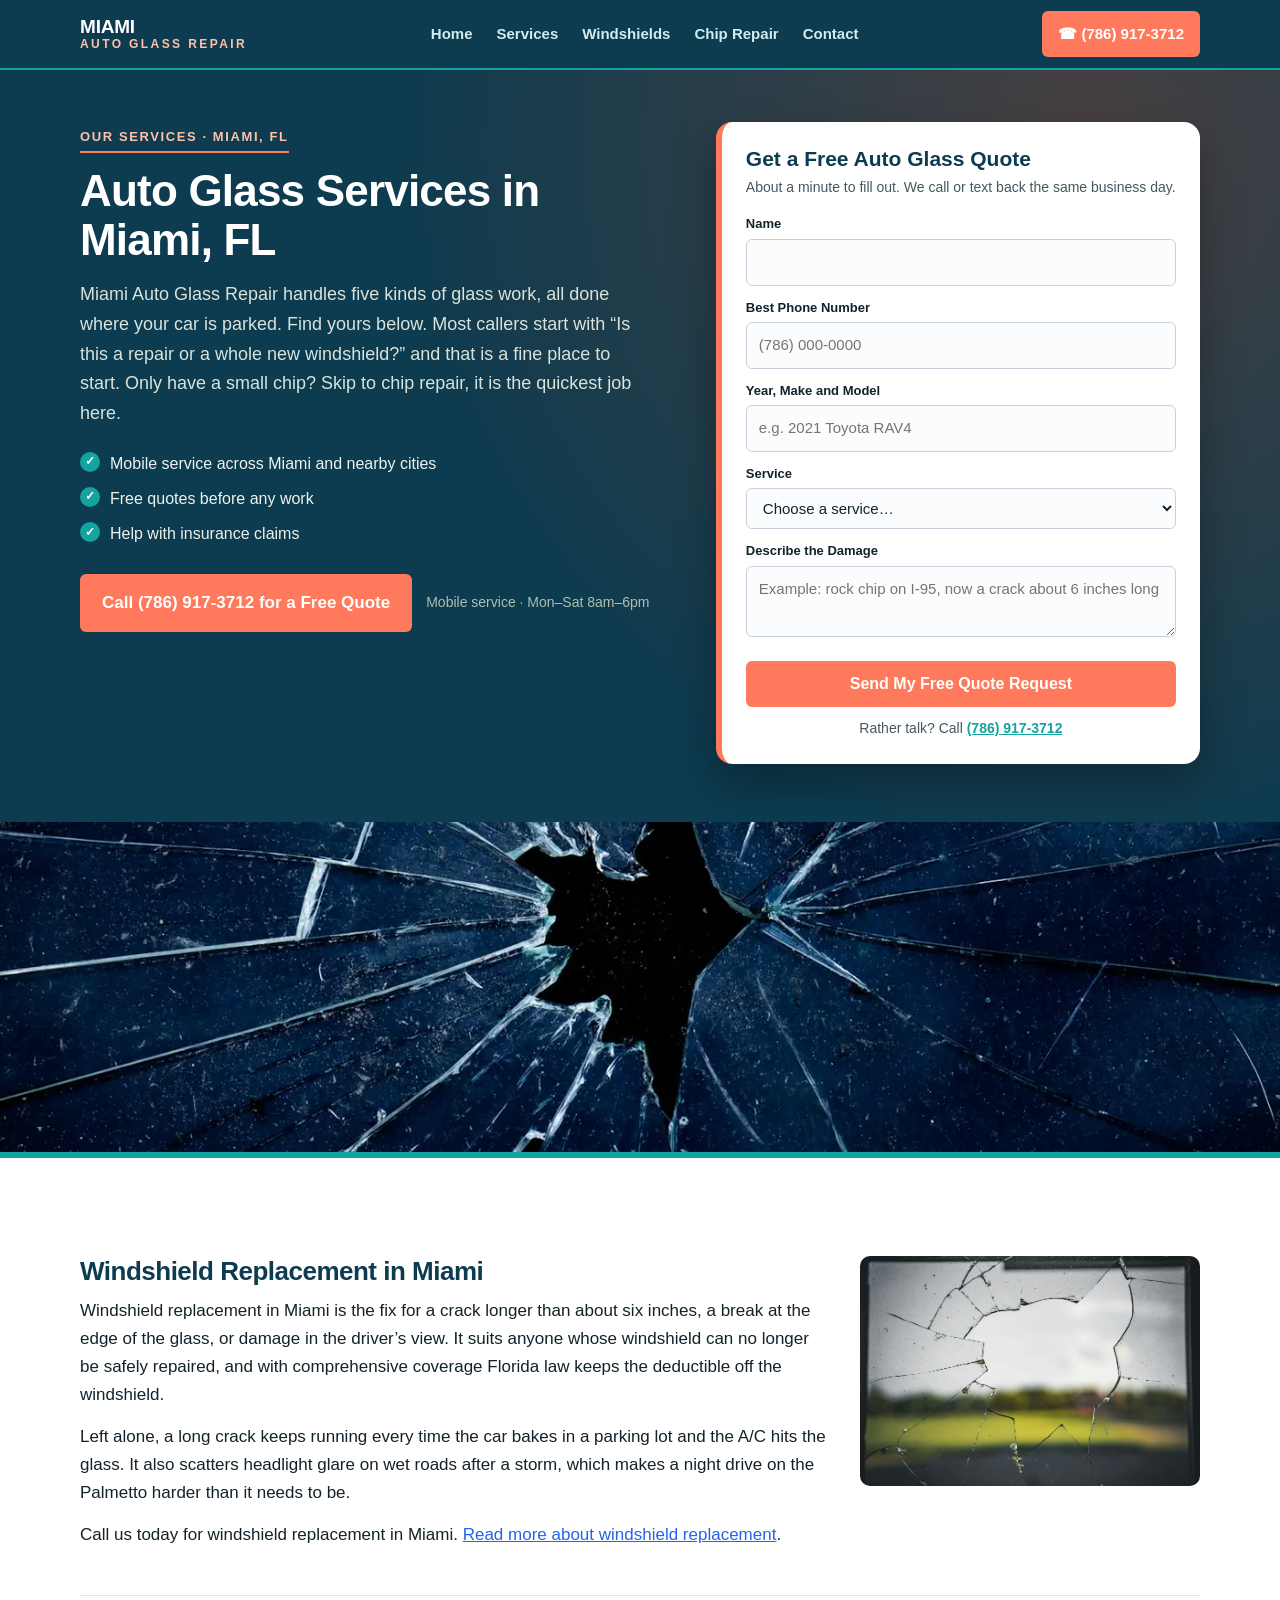
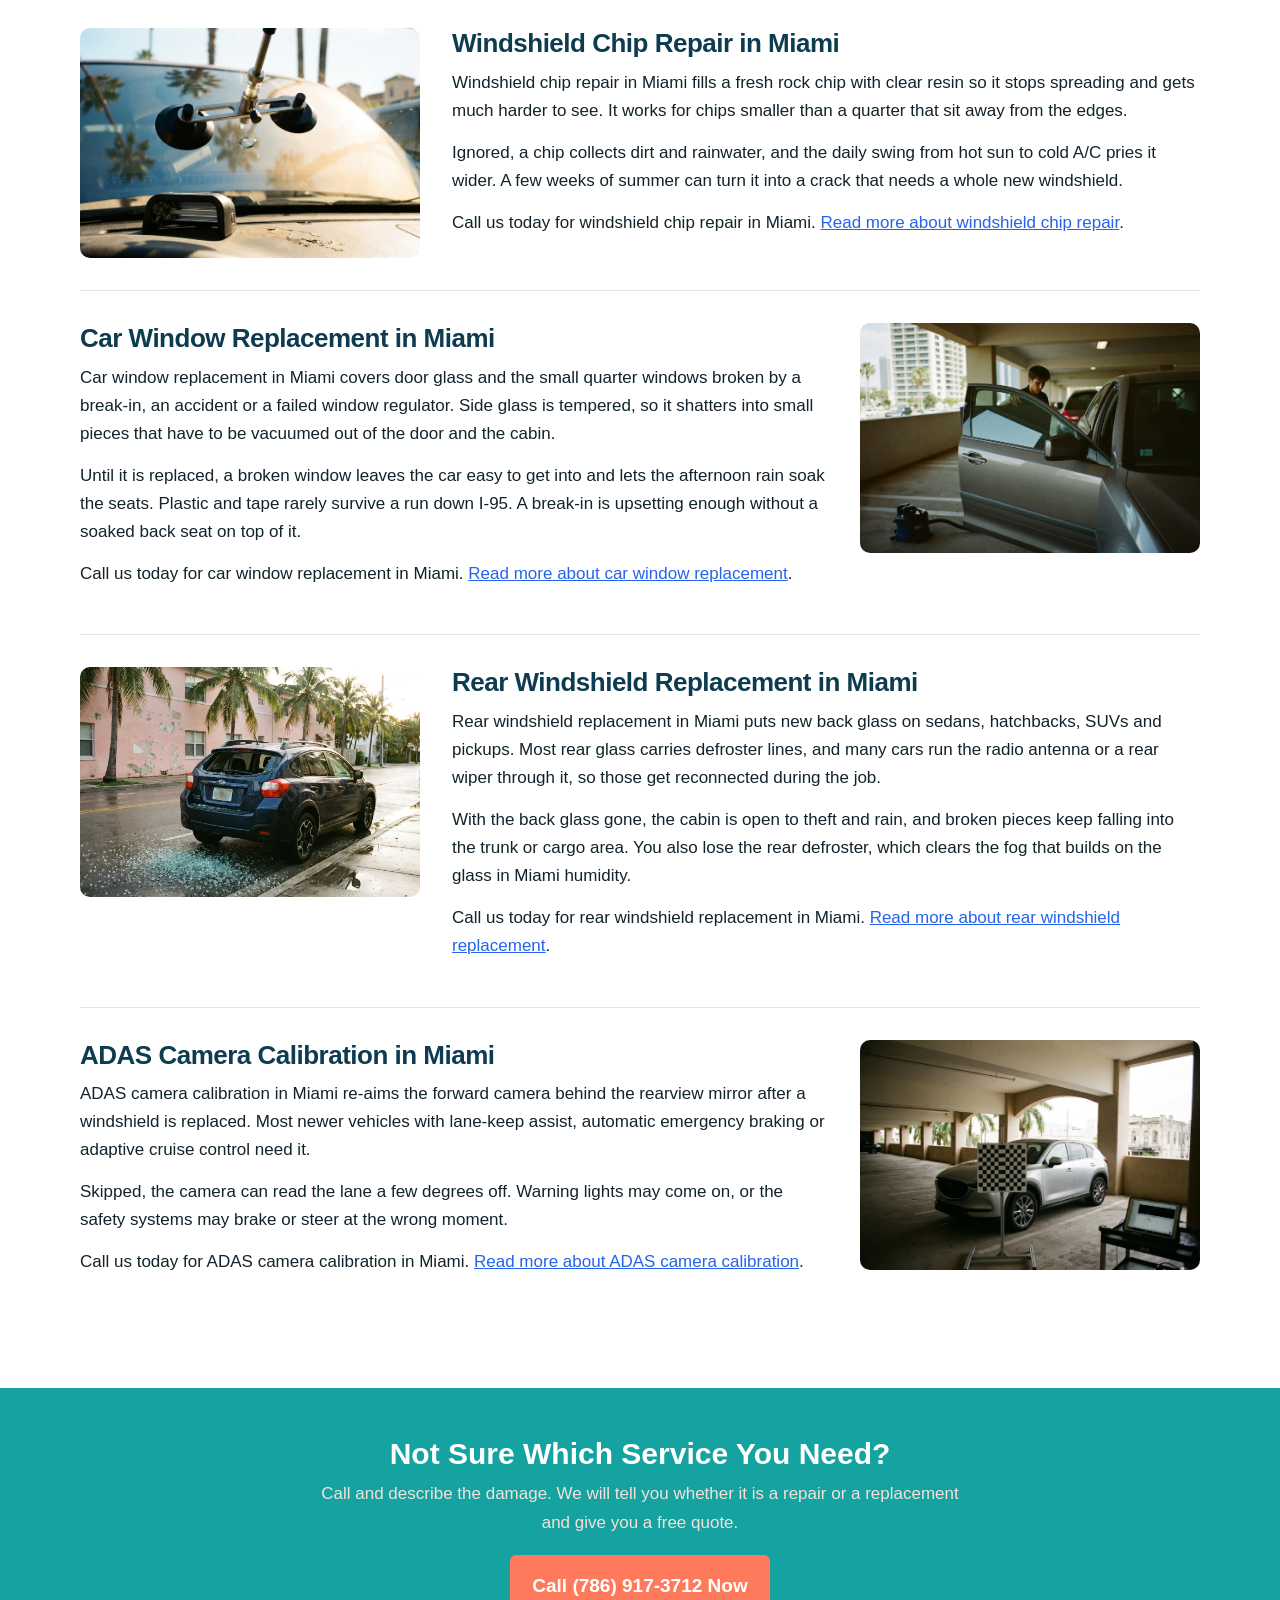
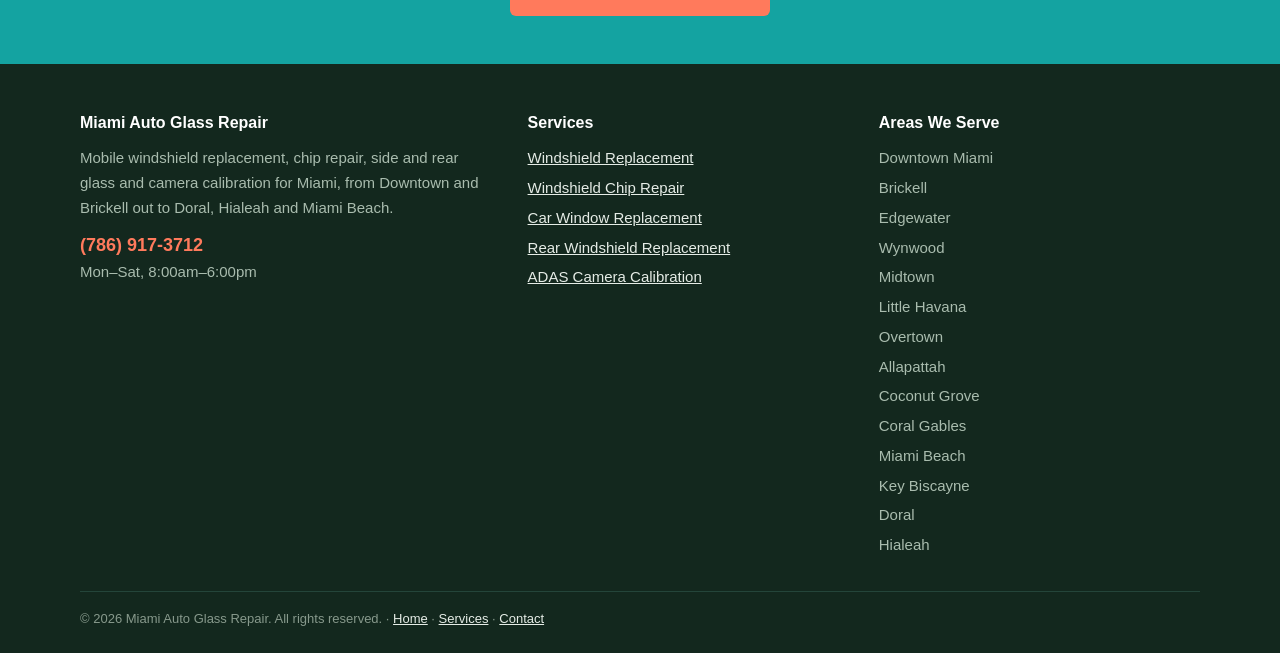
<file: services.html>
<!DOCTYPE html>
<html lang="en">
<head>
<meta charset="utf-8">
<meta name="viewport" content="width=device-width, initial-scale=1">
<title>Auto Glass Services in Miami, FL | Mobile Service</title>
<meta name="description" content="Windshield replacement, chip repair, car windows, rear glass and ADAS calibration in Miami, FL. Mobile service at your home, condo or office.">
<link rel="canonical" href="https://www.miamiautoglassrepair.com/services.html">
<meta property="og:title" content="Auto Glass Services in Miami, FL | Mobile Service">
<meta property="og:description" content="Windshield replacement, chip repair, car windows, rear glass and ADAS calibration in Miami, FL. Mobile service at your home, condo or office.">
<meta property="og:type" content="website">
<meta property="og:url" content="https://www.miamiautoglassrepair.com/services.html">
<meta property="og:image" content="https://www.miamiautoglassrepair.com/car-window-replacement-miami-condo-garage.webp">
<link rel="stylesheet" href="styles.css">
<script type="application/ld+json">{
 "@context": "https://schema.org",
 "@type": "LocalBusiness",
 "name": "Miami Auto Glass Repair",
 "telephone": "(786) 917-3712",
 "url": "https://www.miamiautoglassrepair.com/",
 "image": "https://www.miamiautoglassrepair.com/miami-windshield-replacement-palm-street.webp",
 "address": {
  "@type": "PostalAddress",
  "streetAddress": "101 NE 2nd Ave Suite 2",
  "addressLocality": "Miami",
  "addressRegion": "FL",
  "postalCode": "33132",
  "addressCountry": "US"
 },
 "areaServed": [
  "Downtown Miami, FL",
  "Brickell, FL",
  "Edgewater, FL",
  "Wynwood, FL",
  "Midtown, FL",
  "Little Havana, FL",
  "Overtown, FL",
  "Allapattah, FL",
  "Coconut Grove, FL",
  "Coral Gables, FL",
  "Miami Beach, FL",
  "Key Biscayne, FL",
  "Doral, FL",
  "Hialeah, FL"
 ],
 "description": "Auto glass services in Miami, FL",
 "openingHours": "Mo-Sa 08:00-18:00"
}</script>
<script type="application/ld+json">{
 "@context": "https://schema.org",
 "@type": "Service",
 "serviceType": "Windshield Replacement",
 "areaServed": "Miami, FL",
 "provider": {
  "@type": "LocalBusiness",
  "name": "Miami Auto Glass Repair"
 }
}</script>
<script type="application/ld+json">{
 "@context": "https://schema.org",
 "@type": "Service",
 "serviceType": "Windshield Chip Repair",
 "areaServed": "Miami, FL",
 "provider": {
  "@type": "LocalBusiness",
  "name": "Miami Auto Glass Repair"
 }
}</script>
<script type="application/ld+json">{
 "@context": "https://schema.org",
 "@type": "Service",
 "serviceType": "Car Window Replacement",
 "areaServed": "Miami, FL",
 "provider": {
  "@type": "LocalBusiness",
  "name": "Miami Auto Glass Repair"
 }
}</script>
<script type="application/ld+json">{
 "@context": "https://schema.org",
 "@type": "Service",
 "serviceType": "Rear Windshield Replacement",
 "areaServed": "Miami, FL",
 "provider": {
  "@type": "LocalBusiness",
  "name": "Miami Auto Glass Repair"
 }
}</script>
<script type="application/ld+json">{
 "@context": "https://schema.org",
 "@type": "Service",
 "serviceType": "ADAS Camera Calibration",
 "areaServed": "Miami, FL",
 "provider": {
  "@type": "LocalBusiness",
  "name": "Miami Auto Glass Repair"
 }
}</script>
</head>
<body>
<!-- NAV -->
<header class="nav">
  <div class="wrap nav-in">
    <a class="brand" href="/">Miami<span>Auto Glass Repair</span></a>
    <ul class="links">
      <li><a href="/">Home</a></li>
      <li><a href="services.html">Services</a></li>
      <li><a href="windshield-replacement-miami.html">Windshields</a></li>
      <li><a href="windshield-chip-repair-miami.html">Chip Repair</a></li>
      <li><a href="contact.html">Contact</a></li>
    </ul>
    <a class="nav-call" href="tel:+17869173712">&#9742; (786) 917-3712</a>
  </div>
</header>
<!-- HERO -->
<section class="hero">
  <div class="wrap hero-grid">
    <div>
      <span class="tag">Our Services &middot; Miami, FL</span>
      <h1>Auto Glass Services in Miami, FL</h1>
      <p class="lead">Miami Auto Glass Repair handles five kinds of glass work, all done where your car is parked. Find yours below. Most callers start with &ldquo;Is this a repair or a whole new windshield?&rdquo; and that is a fine place to start. Only have a small chip? Skip to chip repair, it is the quickest job here.</p>
      <ul class="hero-points"><li>Mobile service across Miami and nearby cities</li><li>Free quotes before any work</li><li>Help with insurance claims</li></ul>
      <div class="call-big">
        <a class="btn btn-sun" href="tel:+17869173712">Call (786) 917-3712 for a Free Quote</a>
        <small>Mobile service &middot; Mon&ndash;Sat 8am&ndash;6pm</small>
      </div>
    </div>
    <div>
      <form class="quote" action="https://formspree.io/f/mdegenae" method="POST">
        <h2>Get a Free Auto Glass Quote</h2>
        <p class="sub">About a minute to fill out. We call or text back the same business day.</p>
        <input type="hidden" name="_subject" value="New lead - Auto Glass Miami FL (services)">
        <div class="field"><label for="q-name">Name</label><input id="q-name" name="name" type="text" autocomplete="name" required></div>
        <div class="field"><label for="q-phone">Best Phone Number</label><input id="q-phone" name="phone" type="tel" autocomplete="tel" placeholder="(786) 000-0000" required></div>
        <div class="field"><label for="q-vehicle">Year, Make and Model</label><input id="q-vehicle" name="vehicle" type="text" placeholder="e.g. 2021 Toyota RAV4"></div>
        <div class="field"><label for="q-service">Service</label><select id="q-service" name="service"><option value="">Choose a service&hellip;</option><option>Windshield Replacement</option><option>Windshield Chip Repair</option><option>Car Window Replacement</option><option>Rear Windshield Replacement</option><option>ADAS Camera Calibration</option><option>Something else / not sure</option></select></div>
        <div class="field"><label for="q-details">Describe the Damage</label><textarea id="q-details" name="details" placeholder="Example: rock chip on I-95, now a crack about 6 inches long"></textarea></div>
        <input type="text" name="_gotcha" style="display:none" tabindex="-1" autocomplete="off">
        <button type="submit">Send My Free Quote Request</button>
        <p class="alt">Rather talk? Call <a href="tel:+17869173712">(786) 917-3712</a></p>
      </form>
    </div>
  </div>
</section>
<div class="band short"><img src="shattered-auto-glass-miami.webp" alt="Auto glass repair in Miami for shattered glass with an impact hole" width="1600" height="900"></div>
<section class="sec alt"><div class="wrap"><div class="svc"><div><h2>Windshield Replacement in Miami</h2><p>Windshield replacement in Miami is the fix for a crack longer than about six inches, a break at the edge of the glass, or damage in the driver&rsquo;s view. It suits anyone whose windshield can no longer be safely repaired, and with comprehensive coverage Florida law keeps the deductible off the windshield.</p><p>Left alone, a long crack keeps running every time the car bakes in a parking lot and the A/C hits the glass. It also scatters headlight glare on wet roads after a storm, which makes a night drive on the Palmetto harder than it needs to be.</p><p>Call us today for windshield replacement in Miami. <a class="body-link" href="windshield-replacement-miami.html" style="color: #2563eb; text-decoration: underline;">Read more about windshield replacement</a>.</p></div><img src="windshield-crack-spreading-miami.webp" alt="Windshield replacement in Miami for a crack across the glass" loading="lazy" width="600" height="400"></div><div class="svc"><div><h2>Windshield Chip Repair in Miami</h2><p>Windshield chip repair in Miami fills a fresh rock chip with clear resin so it stops spreading and gets much harder to see. It works for chips smaller than a quarter that sit away from the edges.</p><p>Ignored, a chip collects dirt and rainwater, and the daily swing from hot sun to cold A/C pries it wider. A few weeks of summer can turn it into a crack that needs a whole new windshield.</p><p>Call us today for windshield chip repair in Miami. <a class="body-link" href="windshield-chip-repair-miami.html" style="color: #2563eb; text-decoration: underline;">Read more about windshield chip repair</a>.</p></div><img src="windshield-chip-repair-miami-palm-reflection.webp" alt="Windshield chip repair in Miami with a resin injector" loading="lazy" width="600" height="400"></div><div class="svc"><div><h2>Car Window Replacement in Miami</h2><p>Car window replacement in Miami covers door glass and the small quarter windows broken by a break-in, an accident or a failed window regulator. Side glass is tempered, so it shatters into small pieces that have to be vacuumed out of the door and the cabin.</p><p>Until it is replaced, a broken window leaves the car easy to get into and lets the afternoon rain soak the seats. Plastic and tape rarely survive a run down I-95. A break-in is upsetting enough without a soaked back seat on top of it.</p><p>Call us today for car window replacement in Miami. <a class="body-link" href="car-window-replacement-miami.html" style="color: #2563eb; text-decoration: underline;">Read more about car window replacement</a>.</p></div><img src="car-window-replacement-miami-condo-garage.webp" alt="Car window replacement on a sedan door in Miami" loading="lazy" width="600" height="400"></div><div class="svc"><div><h2>Rear Windshield Replacement in Miami</h2><p>Rear windshield replacement in Miami puts new back glass on sedans, hatchbacks, SUVs and pickups. Most rear glass carries defroster lines, and many cars run the radio antenna or a rear wiper through it, so those get reconnected during the job.</p><p>With the back glass gone, the cabin is open to theft and rain, and broken pieces keep falling into the trunk or cargo area. You also lose the rear defroster, which clears the fog that builds on the glass in Miami humidity.</p><p>Call us today for rear windshield replacement in Miami. <a class="body-link" href="rear-windshield-replacement-miami.html" style="color: #2563eb; text-decoration: underline;">Read more about rear windshield replacement</a>.</p></div><img src="rear-windshield-shattered-miami-street.webp" alt="Rear windshield replacement in Miami after the back glass shattered" loading="lazy" width="600" height="400"></div><div class="svc"><div><h2>ADAS Camera Calibration in Miami</h2><p>ADAS camera calibration in Miami re-aims the forward camera behind the rearview mirror after a windshield is replaced. Most newer vehicles with lane-keep assist, automatic emergency braking or adaptive cruise control need it.</p><p>Skipped, the camera can read the lane a few degrees off. Warning lights may come on, or the safety systems may brake or steer at the wrong moment.</p><p>Call us today for ADAS camera calibration in Miami. <a class="body-link" href="adas-calibration-miami.html" style="color: #2563eb; text-decoration: underline;">Read more about ADAS camera calibration</a>.</p></div><img src="adas-camera-calibration-miami-garage.webp" alt="ADAS camera calibration in Miami after a new windshield" loading="lazy" width="600" height="400"></div></div></section>
<!-- CTA -->
<section class="cta">
  <div class="wrap">
    <h2>Not Sure Which Service You Need?</h2>
    <p>Call and describe the damage. We will tell you whether it is a repair or a replacement and give you a free quote.</p>
    <a class="btn btn-pine" href="tel:+17869173712">Call (786) 917-3712 Now</a>
  </div>
</section>
<!-- FOOTER -->
<footer class="foot">
  <div class="wrap">
    <div class="foot-grid">
      <div>
        <h4>Miami Auto Glass Repair</h4>
        <p>Mobile windshield replacement, chip repair, side and rear glass and camera calibration for Miami, from Downtown and Brickell out to Doral, Hialeah and Miami Beach.</p>
        <p style="margin-top:10px;"><a class="tel" href="tel:+17869173712">(786) 917-3712</a></p>
        <p>Mon&ndash;Sat, 8:00am&ndash;6:00pm</p>
      </div>
      <div>
        <h4>Services</h4>
        <ul><li><a href="windshield-replacement-miami.html">Windshield Replacement</a></li><li><a href="windshield-chip-repair-miami.html">Windshield Chip Repair</a></li><li><a href="car-window-replacement-miami.html">Car Window Replacement</a></li><li><a href="rear-windshield-replacement-miami.html">Rear Windshield Replacement</a></li><li><a href="adas-calibration-miami.html">ADAS Camera Calibration</a></li></ul>
      </div>
      <div>
        <h4>Areas We Serve</h4>
        <ul><li>Downtown Miami</li><li>Brickell</li><li>Edgewater</li><li>Wynwood</li><li>Midtown</li><li>Little Havana</li><li>Overtown</li><li>Allapattah</li><li>Coconut Grove</li><li>Coral Gables</li><li>Miami Beach</li><li>Key Biscayne</li><li>Doral</li><li>Hialeah</li></ul>
      </div>
    </div>
    <p class="copy">&copy; 2026 Miami Auto Glass Repair. All rights reserved. &middot; <a href="/">Home</a> &middot; <a href="services.html">Services</a> &middot; <a href="contact.html">Contact</a></p>
  </div>
</footer>
</body>
</html>
</file>
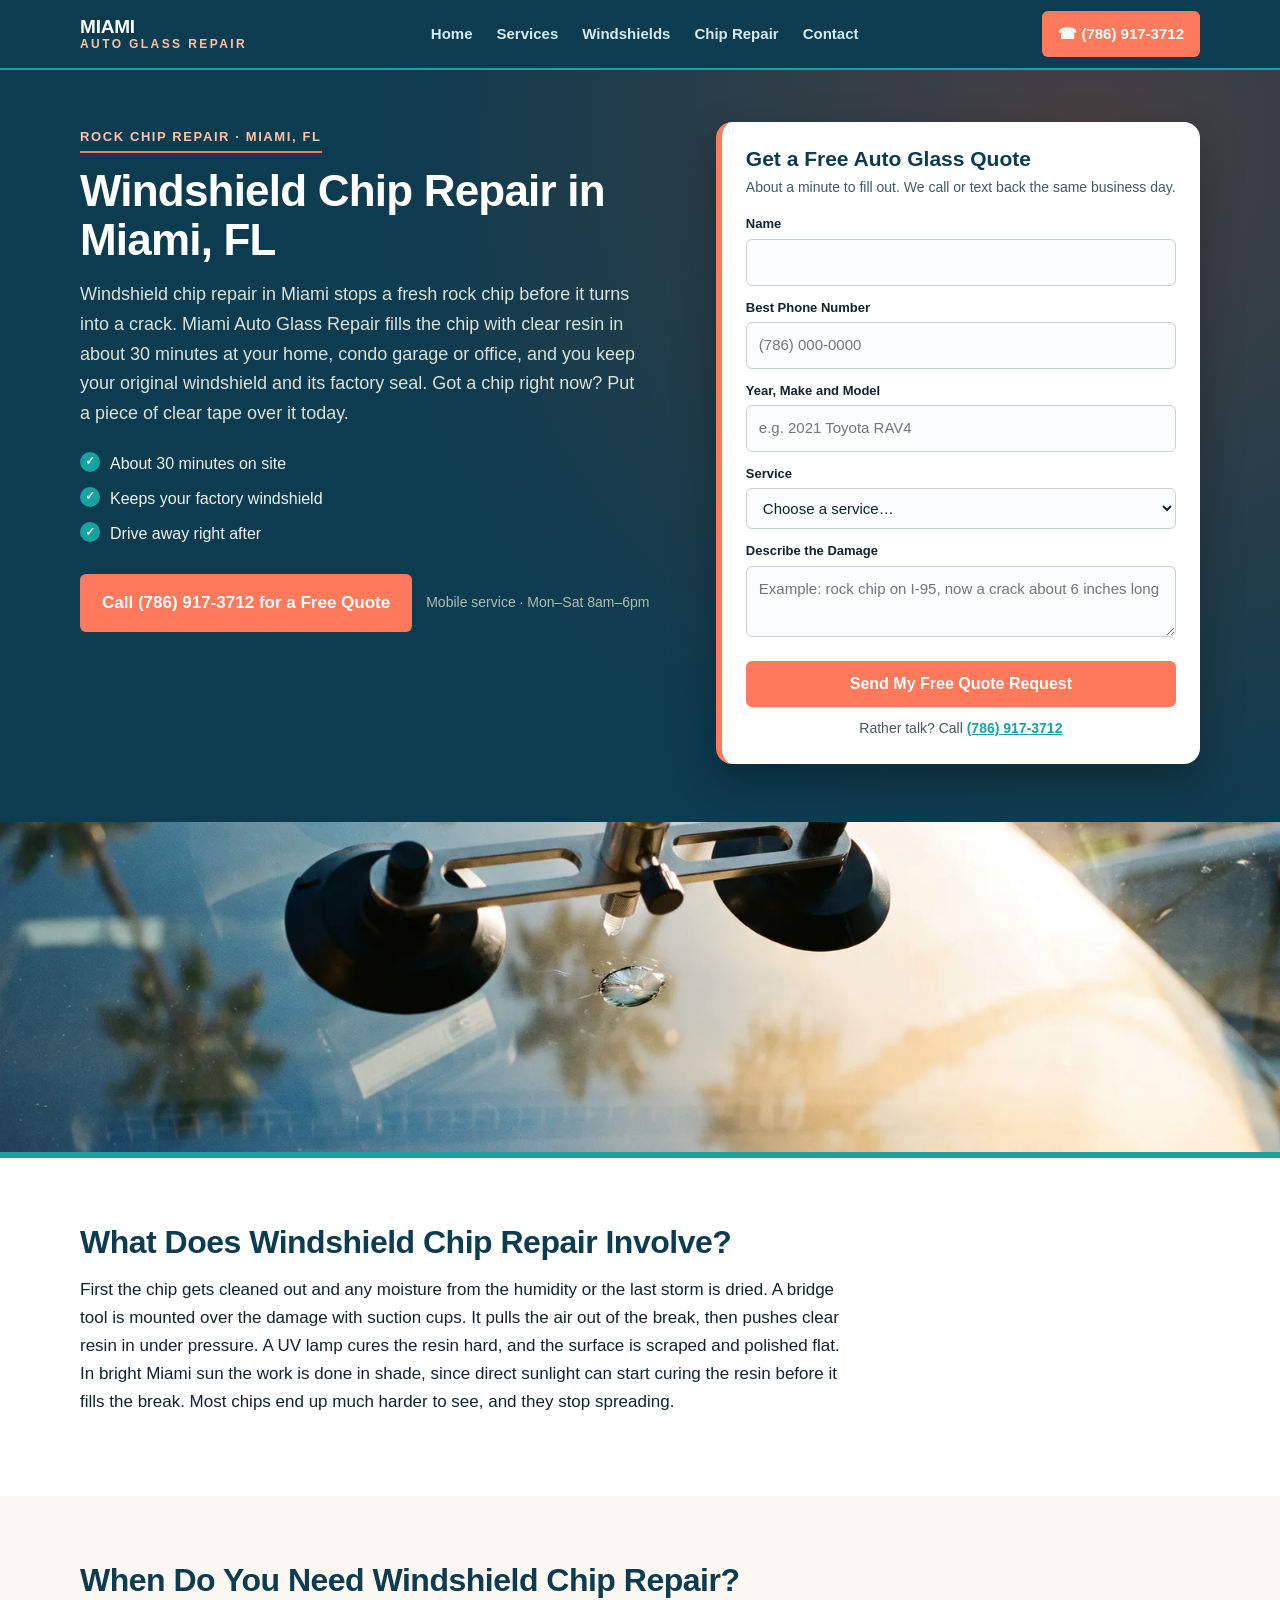
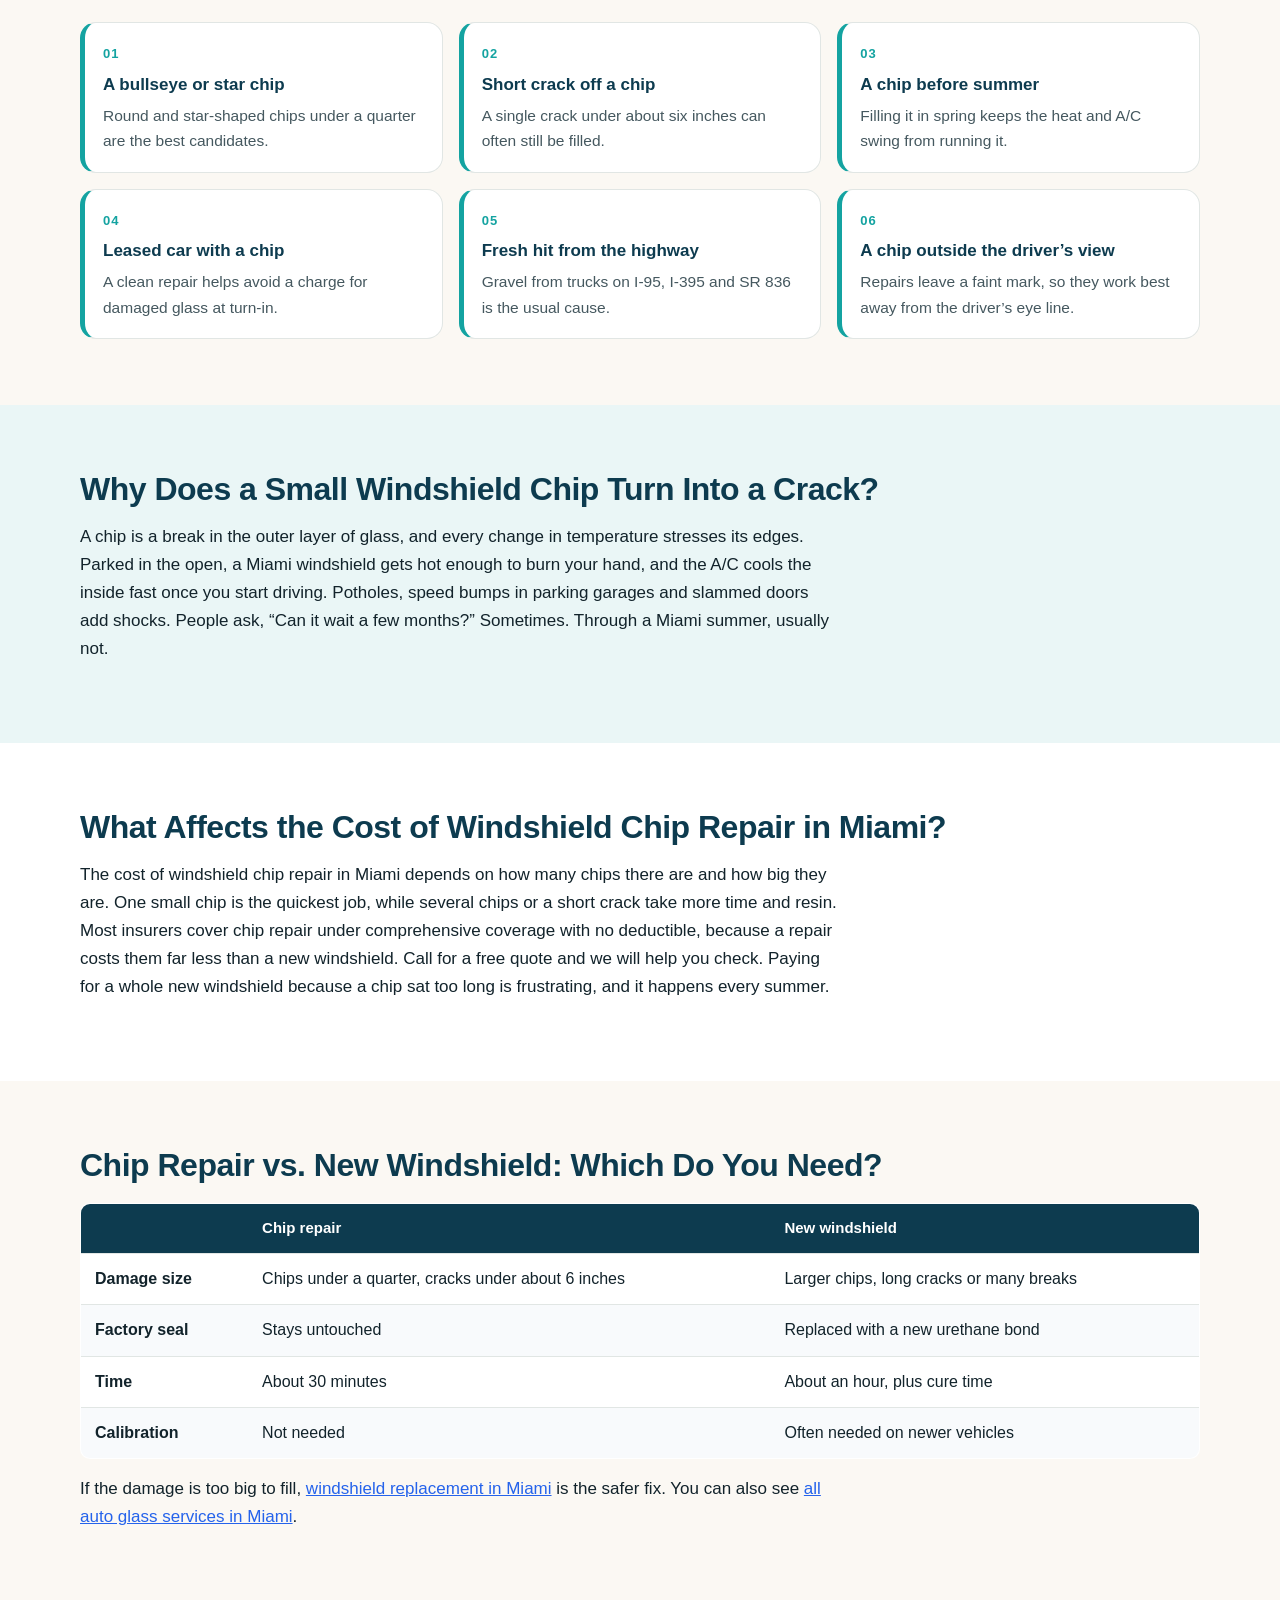
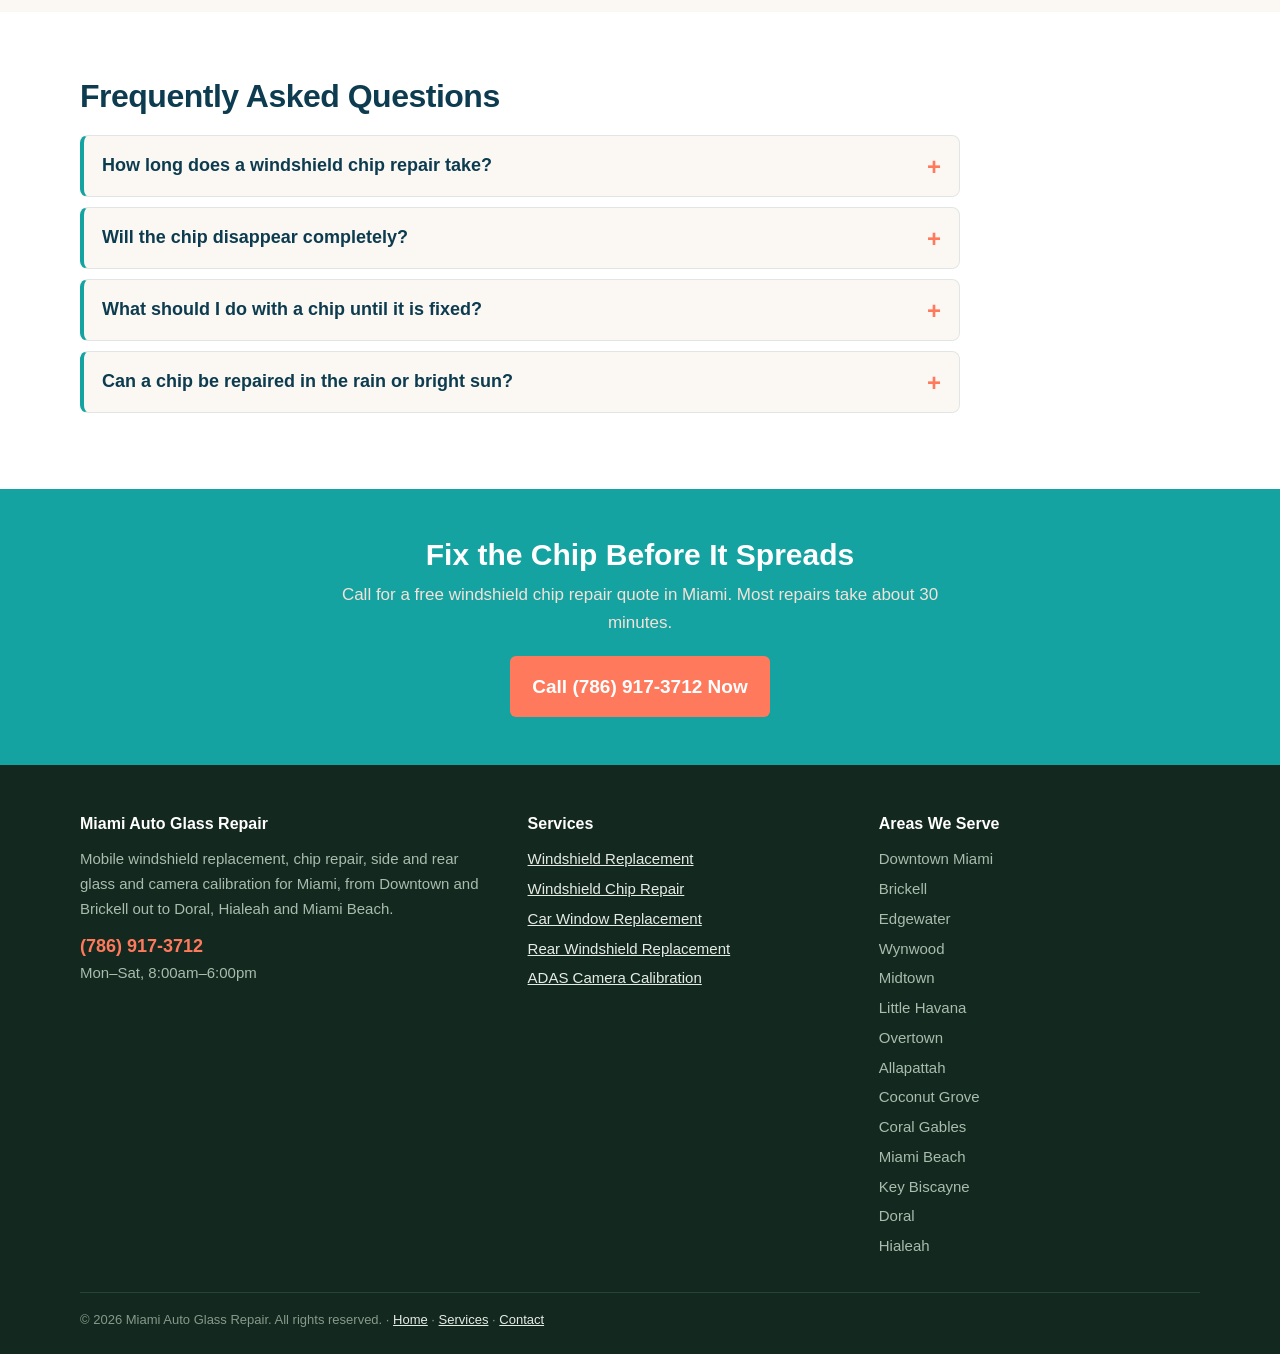
<file: windshield-chip-repair-miami.html>
<!DOCTYPE html>
<html lang="en">
<head>
<meta charset="utf-8">
<meta name="viewport" content="width=device-width, initial-scale=1">
<title>Windshield Chip Repair in Miami, FL | Free Quote</title>
<meta name="description" content="Windshield chip repair in Miami, FL. Resin fills rock chips in about 30 minutes at your home or office, before the heat turns them into cracks.">
<link rel="canonical" href="https://www.miamiautoglassrepair.com/windshield-chip-repair-miami.html">
<meta property="og:title" content="Windshield Chip Repair in Miami, FL | Free Quote">
<meta property="og:description" content="Windshield chip repair in Miami, FL. Resin fills rock chips in about 30 minutes at your home or office, before the heat turns them into cracks.">
<meta property="og:type" content="website">
<meta property="og:url" content="https://www.miamiautoglassrepair.com/windshield-chip-repair-miami.html">
<meta property="og:image" content="https://www.miamiautoglassrepair.com/windshield-chip-repair-miami-palm-reflection.webp">
<link rel="stylesheet" href="styles.css">
<script type="application/ld+json">{
 "@context": "https://schema.org",
 "@type": "LocalBusiness",
 "name": "Miami Auto Glass Repair",
 "telephone": "(786) 917-3712",
 "url": "https://www.miamiautoglassrepair.com/",
 "image": "https://www.miamiautoglassrepair.com/miami-windshield-replacement-palm-street.webp",
 "address": {
  "@type": "PostalAddress",
  "streetAddress": "101 NE 2nd Ave Suite 2",
  "addressLocality": "Miami",
  "addressRegion": "FL",
  "postalCode": "33132",
  "addressCountry": "US"
 },
 "areaServed": [
  "Downtown Miami, FL",
  "Brickell, FL",
  "Edgewater, FL",
  "Wynwood, FL",
  "Midtown, FL",
  "Little Havana, FL",
  "Overtown, FL",
  "Allapattah, FL",
  "Coconut Grove, FL",
  "Coral Gables, FL",
  "Miami Beach, FL",
  "Key Biscayne, FL",
  "Doral, FL",
  "Hialeah, FL"
 ],
 "description": "Windshield Chip Repair in Miami, FL",
 "openingHours": "Mo-Sa 08:00-18:00"
}</script>
<script type="application/ld+json">{
 "@context": "https://schema.org",
 "@type": "FAQPage",
 "mainEntity": [
  {
   "@type": "Question",
   "name": "How long does a windshield chip repair take?",
   "acceptedAnswer": {
    "@type": "Answer",
    "text": "Most chip repairs take about 30 minutes on site, and you can drive right away. The resin is cured with UV light, so there is no waiting for it to dry."
   }
  },
  {
   "@type": "Question",
   "name": "Will the chip disappear completely?",
   "acceptedAnswer": {
    "@type": "Answer",
    "text": "Usually it gets much harder to see, but a faint mark often stays. The main goal is to stop the chip from spreading and give the glass back its strength."
   }
  },
  {
   "@type": "Question",
   "name": "What should I do with a chip until it is fixed?",
   "acceptedAnswer": {
    "@type": "Answer",
    "text": "Put clear tape over the chip to keep dirt and rain out, park in the shade when you can, and let the A/C come up slowly instead of aiming it at the glass on full. That gives the chip the best chance of staying small until the repair."
   }
  },
  {
   "@type": "Question",
   "name": "Can a chip be repaired in the rain or bright sun?",
   "acceptedAnswer": {
    "@type": "Answer",
    "text": "Yes, as long as the chip is dry and the glass is shaded. The technician works under a garage, carport or cover so water does not get trapped under the resin and the sun does not cure it too early."
   }
  }
 ]
}</script>
</head>
<body>
<!-- NAV -->
<header class="nav">
  <div class="wrap nav-in">
    <a class="brand" href="/">Miami<span>Auto Glass Repair</span></a>
    <ul class="links">
      <li><a href="/">Home</a></li>
      <li><a href="services.html">Services</a></li>
      <li><a href="windshield-replacement-miami.html">Windshields</a></li>
      <li><a href="windshield-chip-repair-miami.html">Chip Repair</a></li>
      <li><a href="contact.html">Contact</a></li>
    </ul>
    <a class="nav-call" href="tel:+17869173712">&#9742; (786) 917-3712</a>
  </div>
</header>
<!-- HERO -->
<section class="hero">
  <div class="wrap hero-grid">
    <div>
      <span class="tag">Rock Chip Repair &middot; Miami, FL</span>
      <h1>Windshield Chip Repair in Miami, FL</h1>
      <p class="lead">Windshield chip repair in Miami stops a fresh rock chip before it turns into a crack. Miami Auto Glass Repair fills the chip with clear resin in about 30 minutes at your home, condo garage or office, and you keep your original windshield and its factory seal. Got a chip right now? Put a piece of clear tape over it today.</p>
      <ul class="hero-points"><li>About 30 minutes on site</li><li>Keeps your factory windshield</li><li>Drive away right after</li></ul>
      <div class="call-big">
        <a class="btn btn-sun" href="tel:+17869173712">Call (786) 917-3712 for a Free Quote</a>
        <small>Mobile service &middot; Mon&ndash;Sat 8am&ndash;6pm</small>
      </div>
    </div>
    <div>
      <form class="quote" action="https://formspree.io/f/mdegenae" method="POST">
        <h2>Get a Free Auto Glass Quote</h2>
        <p class="sub">About a minute to fill out. We call or text back the same business day.</p>
        <input type="hidden" name="_subject" value="New lead - Auto Glass Miami FL (Windshield Chip Repair)">
        <div class="field"><label for="q-name">Name</label><input id="q-name" name="name" type="text" autocomplete="name" required></div>
        <div class="field"><label for="q-phone">Best Phone Number</label><input id="q-phone" name="phone" type="tel" autocomplete="tel" placeholder="(786) 000-0000" required></div>
        <div class="field"><label for="q-vehicle">Year, Make and Model</label><input id="q-vehicle" name="vehicle" type="text" placeholder="e.g. 2021 Toyota RAV4"></div>
        <div class="field"><label for="q-service">Service</label><select id="q-service" name="service"><option value="">Choose a service&hellip;</option><option>Windshield Replacement</option><option>Windshield Chip Repair</option><option>Car Window Replacement</option><option>Rear Windshield Replacement</option><option>ADAS Camera Calibration</option><option>Something else / not sure</option></select></div>
        <div class="field"><label for="q-details">Describe the Damage</label><textarea id="q-details" name="details" placeholder="Example: rock chip on I-95, now a crack about 6 inches long"></textarea></div>
        <input type="text" name="_gotcha" style="display:none" tabindex="-1" autocomplete="off">
        <button type="submit">Send My Free Quote Request</button>
        <p class="alt">Rather talk? Call <a href="tel:+17869173712">(786) 917-3712</a></p>
      </form>
    </div>
  </div>
</section>
<div class="band short"><img src="windshield-chip-repair-miami-palm-reflection.webp" alt="Windshield chip repair in Miami with a bridge tool on sunny glass" width="1600" height="900"></div>

<section class="sec alt">
  <div class="wrap">
    <h2>What Does Windshield Chip Repair Involve?</h2>
    <p>First the chip gets cleaned out and any moisture from the humidity or the last storm is dried. A bridge tool is mounted over the damage with suction cups. It pulls the air out of the break, then pushes clear resin in under pressure. A UV lamp cures the resin hard, and the surface is scraped and polished flat. In bright Miami sun the work is done in shade, since direct sunlight can start curing the resin before it fills the break. Most chips end up much harder to see, and they stop spreading.</p>
  </div>
</section>

<section class="sec">
  <div class="wrap">
    <h2>When Do You Need Windshield Chip Repair?</h2>
    <div class="signs"><div class="sign"><strong>A bullseye or star chip</strong><p>Round and star-shaped chips under a quarter are the best candidates.</p></div><div class="sign"><strong>Short crack off a chip</strong><p>A single crack under about six inches can often still be filled.</p></div><div class="sign"><strong>A chip before summer</strong><p>Filling it in spring keeps the heat and A/C swing from running it.</p></div><div class="sign"><strong>Leased car with a chip</strong><p>A clean repair helps avoid a charge for damaged glass at turn-in.</p></div><div class="sign"><strong>Fresh hit from the highway</strong><p>Gravel from trucks on I-95, I-395 and SR 836 is the usual cause.</p></div><div class="sign"><strong>A chip outside the driver&rsquo;s view</strong><p>Repairs leave a faint mark, so they work best away from the driver&rsquo;s eye line.</p></div></div>
  </div>
</section>

<section class="sec coq">
  <div class="wrap">
    <h2>Why Does a Small Windshield Chip Turn Into a Crack?</h2>
    <p>A chip is a break in the outer layer of glass, and every change in temperature stresses its edges. Parked in the open, a Miami windshield gets hot enough to burn your hand, and the A/C cools the inside fast once you start driving. Potholes, speed bumps in parking garages and slammed doors add shocks. People ask, &ldquo;Can it wait a few months?&rdquo; Sometimes. Through a Miami summer, usually not.</p>
  </div>
</section>

<section class="sec alt">
  <div class="wrap">
    <h2>What Affects the Cost of Windshield Chip Repair in Miami?</h2>
    <p>The cost of windshield chip repair in Miami depends on how many chips there are and how big they are. One small chip is the quickest job, while several chips or a short crack take more time and resin. Most insurers cover chip repair under comprehensive coverage with no deductible, because a repair costs them far less than a new windshield. Call for a free quote and we will help you check. Paying for a whole new windshield because a chip sat too long is frustrating, and it happens every summer.</p>
  </div>
</section>

<section class="sec">
  <div class="wrap">
    <h2>Chip Repair vs. New Windshield: Which Do You Need?</h2>
    <table class="cmp"><thead><tr><th></th><th>Chip repair</th><th>New windshield</th></tr></thead><tbody><tr><td><strong>Damage size</strong></td><td>Chips under a quarter, cracks under about 6 inches</td><td>Larger chips, long cracks or many breaks</td></tr><tr><td><strong>Factory seal</strong></td><td>Stays untouched</td><td>Replaced with a new urethane bond</td></tr><tr><td><strong>Time</strong></td><td>About 30 minutes</td><td>About an hour, plus cure time</td></tr><tr><td><strong>Calibration</strong></td><td>Not needed</td><td>Often needed on newer vehicles</td></tr></tbody></table>
    <p style="margin-top:16px;">If the damage is too big to fill, <a class="body-link" href="windshield-replacement-miami.html" style="color: #2563eb; text-decoration: underline;">windshield replacement in Miami</a> is the safer fix. You can also see <a class="body-link" href="services.html" style="color: #2563eb; text-decoration: underline;">all auto glass services in Miami</a>.</p>
  </div>
</section>

<section class="sec alt">
  <div class="wrap">
    <h2>Frequently Asked Questions</h2>
    <div class="faq"><details><summary><h3>How long does a windshield chip repair take?</h3></summary><div class="ans"><p>Most chip repairs take about 30 minutes on site, and you can drive right away. The resin is cured with UV light, so there is no waiting for it to dry.</p></div></details><details><summary><h3>Will the chip disappear completely?</h3></summary><div class="ans"><p>Usually it gets much harder to see, but a faint mark often stays. The main goal is to stop the chip from spreading and give the glass back its strength.</p></div></details><details><summary><h3>What should I do with a chip until it is fixed?</h3></summary><div class="ans"><p>Put clear tape over the chip to keep dirt and rain out, park in the shade when you can, and let the A/C come up slowly instead of aiming it at the glass on full. That gives the chip the best chance of staying small until the repair.</p></div></details><details><summary><h3>Can a chip be repaired in the rain or bright sun?</h3></summary><div class="ans"><p>Yes, as long as the chip is dry and the glass is shaded. The technician works under a garage, carport or cover so water does not get trapped under the resin and the sun does not cure it too early.</p></div></details></div>
  </div>
</section>
<!-- CTA -->
<section class="cta">
  <div class="wrap">
    <h2>Fix the Chip Before It Spreads</h2>
    <p>Call for a free windshield chip repair quote in Miami. Most repairs take about 30 minutes.</p>
    <a class="btn btn-pine" href="tel:+17869173712">Call (786) 917-3712 Now</a>
  </div>
</section>
<!-- FOOTER -->
<footer class="foot">
  <div class="wrap">
    <div class="foot-grid">
      <div>
        <h4>Miami Auto Glass Repair</h4>
        <p>Mobile windshield replacement, chip repair, side and rear glass and camera calibration for Miami, from Downtown and Brickell out to Doral, Hialeah and Miami Beach.</p>
        <p style="margin-top:10px;"><a class="tel" href="tel:+17869173712">(786) 917-3712</a></p>
        <p>Mon&ndash;Sat, 8:00am&ndash;6:00pm</p>
      </div>
      <div>
        <h4>Services</h4>
        <ul><li><a href="windshield-replacement-miami.html">Windshield Replacement</a></li><li><a href="windshield-chip-repair-miami.html">Windshield Chip Repair</a></li><li><a href="car-window-replacement-miami.html">Car Window Replacement</a></li><li><a href="rear-windshield-replacement-miami.html">Rear Windshield Replacement</a></li><li><a href="adas-calibration-miami.html">ADAS Camera Calibration</a></li></ul>
      </div>
      <div>
        <h4>Areas We Serve</h4>
        <ul><li>Downtown Miami</li><li>Brickell</li><li>Edgewater</li><li>Wynwood</li><li>Midtown</li><li>Little Havana</li><li>Overtown</li><li>Allapattah</li><li>Coconut Grove</li><li>Coral Gables</li><li>Miami Beach</li><li>Key Biscayne</li><li>Doral</li><li>Hialeah</li></ul>
      </div>
    </div>
    <p class="copy">&copy; 2026 Miami Auto Glass Repair. All rights reserved. &middot; <a href="/">Home</a> &middot; <a href="services.html">Services</a> &middot; <a href="contact.html">Contact</a></p>
  </div>
</footer>
</body>
</html>
</file>
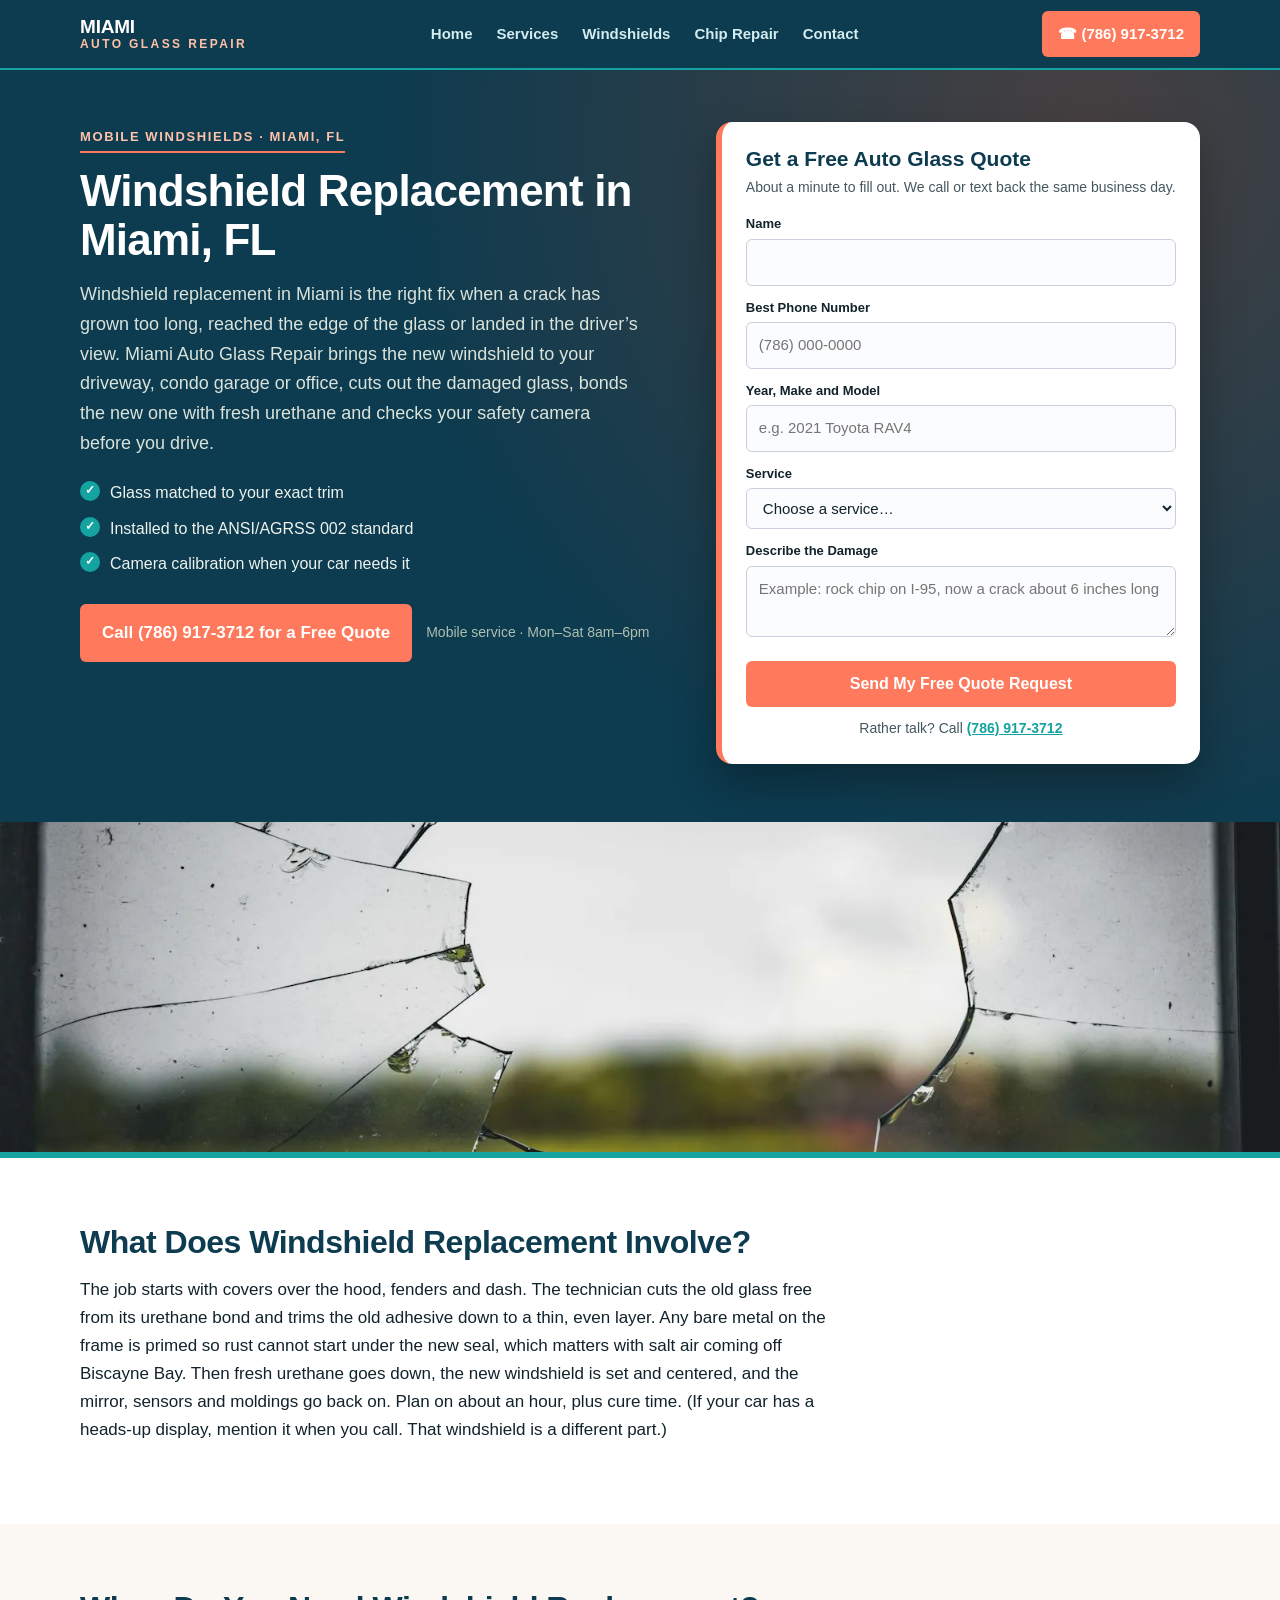
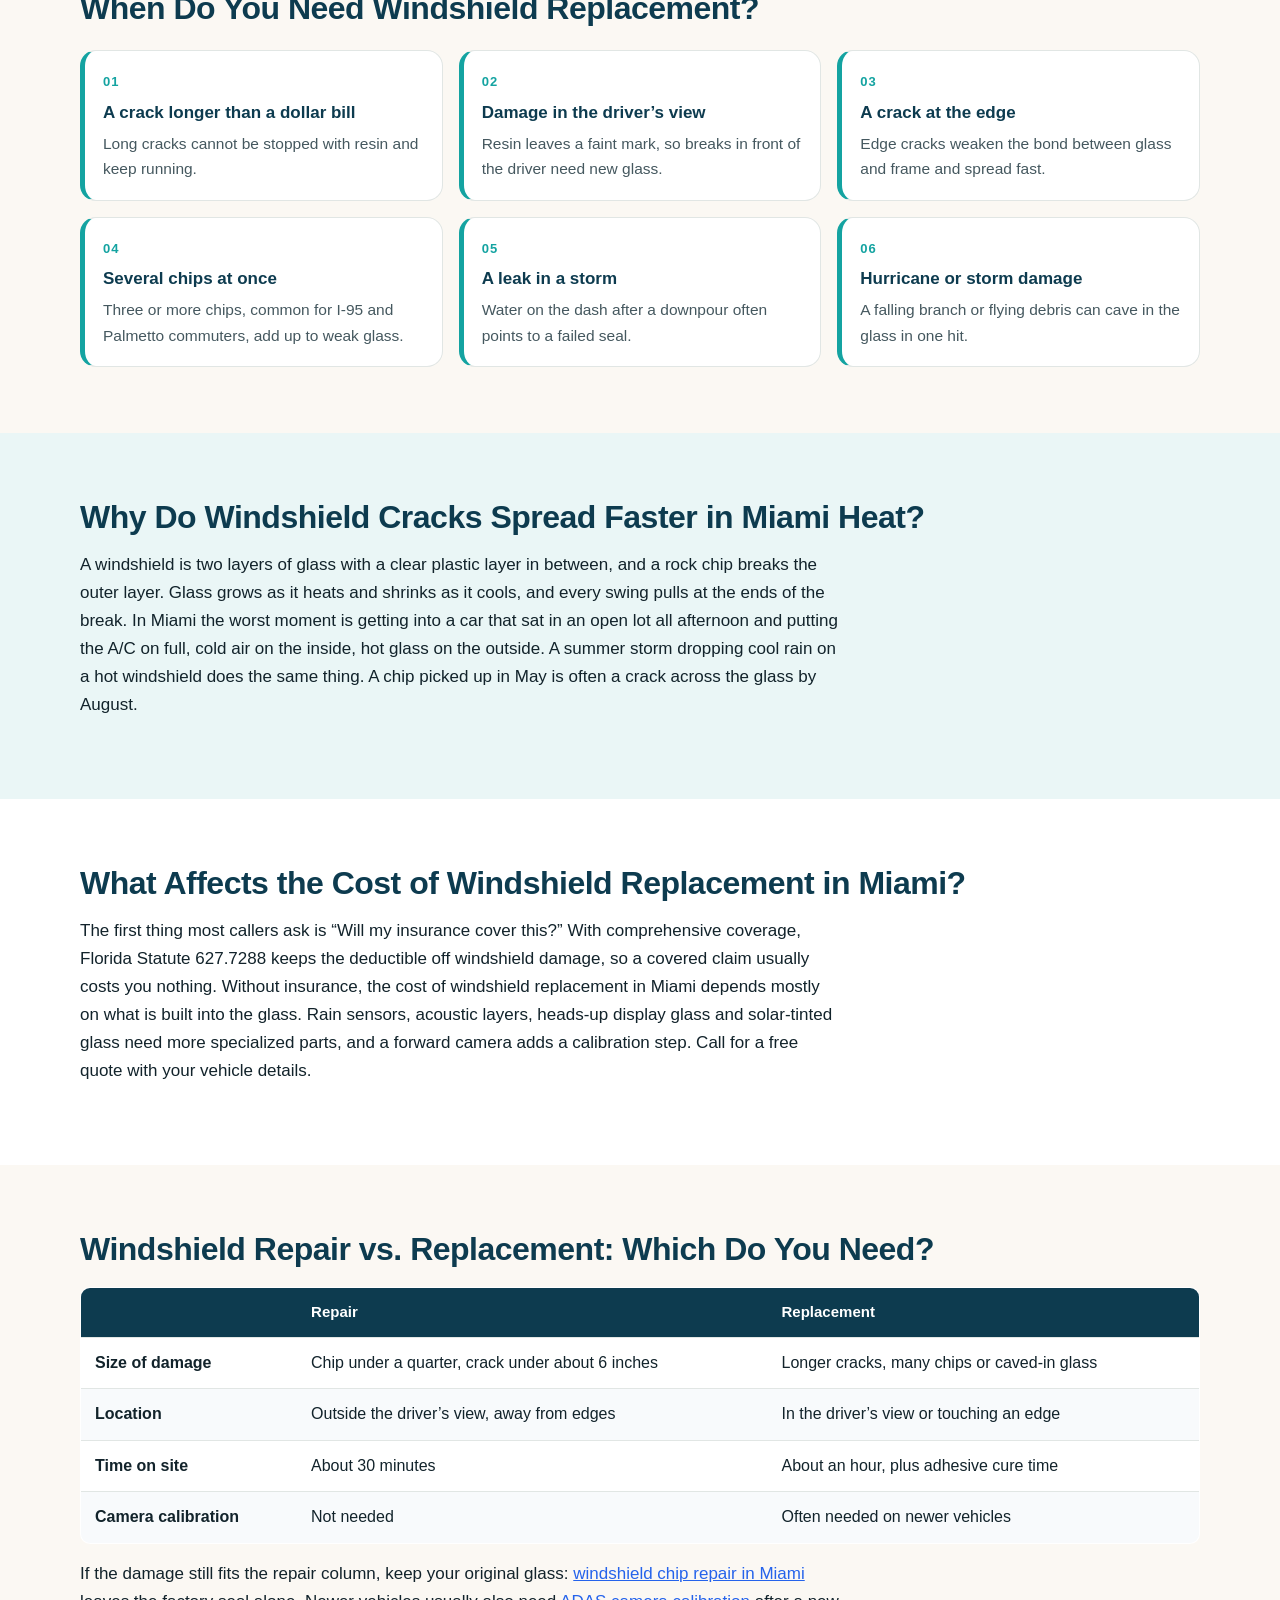
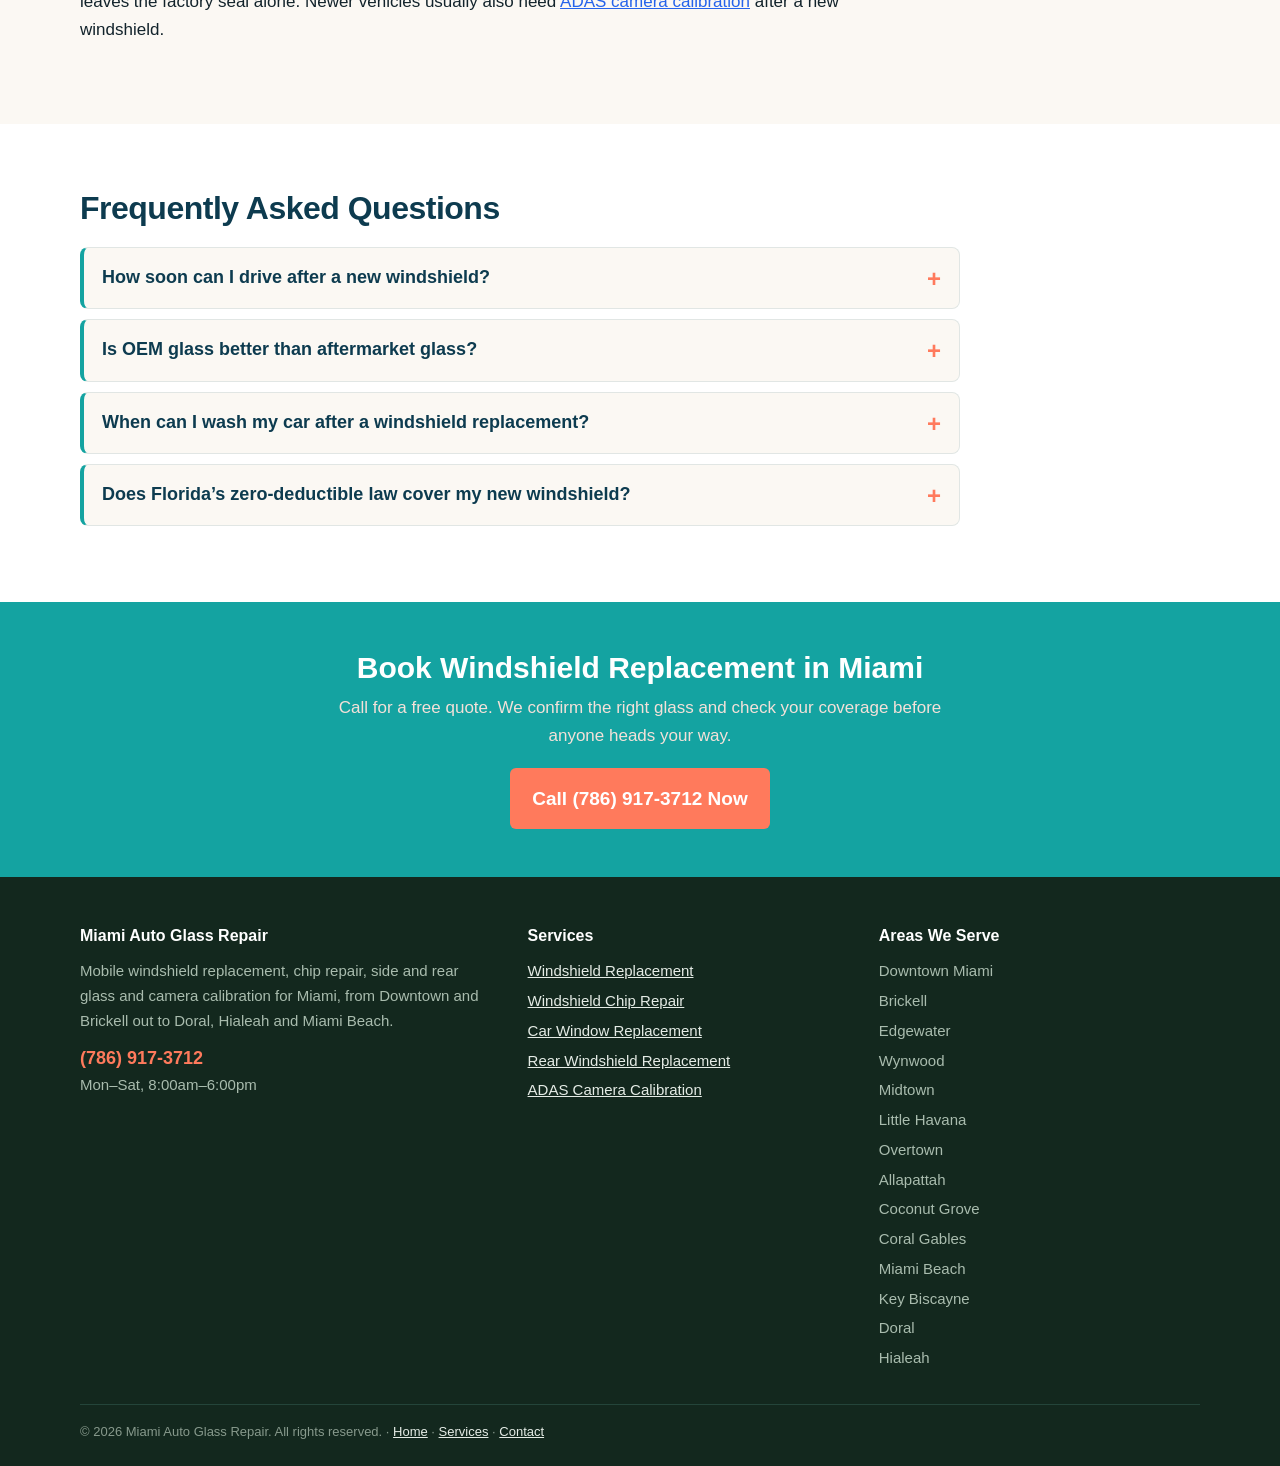
<file: windshield-replacement-miami.html>
<!DOCTYPE html>
<html lang="en">
<head>
<meta charset="utf-8">
<meta name="viewport" content="width=device-width, initial-scale=1">
<title>Windshield Replacement in Miami, FL | Mobile Service</title>
<meta name="description" content="Mobile windshield replacement in Miami, FL. Glass matched to your trim, installed to a written standard, with camera calibration. Free quotes.">
<link rel="canonical" href="https://www.miamiautoglassrepair.com/windshield-replacement-miami.html">
<meta property="og:title" content="Windshield Replacement in Miami, FL | Mobile Service">
<meta property="og:description" content="Mobile windshield replacement in Miami, FL. Glass matched to your trim, installed to a written standard, with camera calibration. Free quotes.">
<meta property="og:type" content="website">
<meta property="og:url" content="https://www.miamiautoglassrepair.com/windshield-replacement-miami.html">
<meta property="og:image" content="https://www.miamiautoglassrepair.com/windshield-crack-spreading-miami.webp">
<link rel="stylesheet" href="styles.css">
<script type="application/ld+json">{
 "@context": "https://schema.org",
 "@type": "LocalBusiness",
 "name": "Miami Auto Glass Repair",
 "telephone": "(786) 917-3712",
 "url": "https://www.miamiautoglassrepair.com/",
 "image": "https://www.miamiautoglassrepair.com/miami-windshield-replacement-palm-street.webp",
 "address": {
  "@type": "PostalAddress",
  "streetAddress": "101 NE 2nd Ave Suite 2",
  "addressLocality": "Miami",
  "addressRegion": "FL",
  "postalCode": "33132",
  "addressCountry": "US"
 },
 "areaServed": [
  "Downtown Miami, FL",
  "Brickell, FL",
  "Edgewater, FL",
  "Wynwood, FL",
  "Midtown, FL",
  "Little Havana, FL",
  "Overtown, FL",
  "Allapattah, FL",
  "Coconut Grove, FL",
  "Coral Gables, FL",
  "Miami Beach, FL",
  "Key Biscayne, FL",
  "Doral, FL",
  "Hialeah, FL"
 ],
 "description": "Windshield Replacement in Miami, FL",
 "openingHours": "Mo-Sa 08:00-18:00"
}</script>
<script type="application/ld+json">{
 "@context": "https://schema.org",
 "@type": "FAQPage",
 "mainEntity": [
  {
   "@type": "Question",
   "name": "How soon can I drive after a new windshield?",
   "acceptedAnswer": {
    "@type": "Answer",
    "text": "Most urethane adhesives reach safe drive-away strength in one to two hours in Miami weather. The technician gives you the exact time before leaving. Driving too soon can let the glass shift or weaken the bond the airbag relies on."
   }
  },
  {
   "@type": "Question",
   "name": "Is OEM glass better than aftermarket glass?",
   "acceptedAnswer": {
    "@type": "Answer",
    "text": "OEM glass comes from the same supplier that made your original windshield. Good aftermarket glass meets the same federal safety rules, but on cars with cameras or heads-up displays OEM glass can make calibration easier. We tell you which options fit your vehicle and your insurance."
   }
  },
  {
   "@type": "Question",
   "name": "When can I wash my car after a windshield replacement?",
   "acceptedAnswer": {
    "@type": "Answer",
    "text": "Wait at least a day before a car wash, and keep pressure washers away from the edges of the glass for a couple of days so the new seal is not disturbed. A normal rain shower is fine once the car is ready to drive."
   }
  },
  {
   "@type": "Question",
   "name": "Does Florida\u2019s zero-deductible law cover my new windshield?",
   "acceptedAnswer": {
    "@type": "Answer",
    "text": "If you carry comprehensive coverage and the damage is to the windshield, Florida Statute 627.7288 says the deductible does not apply. It does not cover side windows or back glass. We can check your coverage when we quote."
   }
  }
 ]
}</script>
</head>
<body>
<!-- NAV -->
<header class="nav">
  <div class="wrap nav-in">
    <a class="brand" href="/">Miami<span>Auto Glass Repair</span></a>
    <ul class="links">
      <li><a href="/">Home</a></li>
      <li><a href="services.html">Services</a></li>
      <li><a href="windshield-replacement-miami.html">Windshields</a></li>
      <li><a href="windshield-chip-repair-miami.html">Chip Repair</a></li>
      <li><a href="contact.html">Contact</a></li>
    </ul>
    <a class="nav-call" href="tel:+17869173712">&#9742; (786) 917-3712</a>
  </div>
</header>
<!-- HERO -->
<section class="hero">
  <div class="wrap hero-grid">
    <div>
      <span class="tag">Mobile Windshields &middot; Miami, FL</span>
      <h1>Windshield Replacement in Miami, FL</h1>
      <p class="lead">Windshield replacement in Miami is the right fix when a crack has grown too long, reached the edge of the glass or landed in the driver&rsquo;s view. Miami Auto Glass Repair brings the new windshield to your driveway, condo garage or office, cuts out the damaged glass, bonds the new one with fresh urethane and checks your safety camera before you drive.</p>
      <ul class="hero-points"><li>Glass matched to your exact trim</li><li>Installed to the ANSI/AGRSS 002 standard</li><li>Camera calibration when your car needs it</li></ul>
      <div class="call-big">
        <a class="btn btn-sun" href="tel:+17869173712">Call (786) 917-3712 for a Free Quote</a>
        <small>Mobile service &middot; Mon&ndash;Sat 8am&ndash;6pm</small>
      </div>
    </div>
    <div>
      <form class="quote" action="https://formspree.io/f/mdegenae" method="POST">
        <h2>Get a Free Auto Glass Quote</h2>
        <p class="sub">About a minute to fill out. We call or text back the same business day.</p>
        <input type="hidden" name="_subject" value="New lead - Auto Glass Miami FL (Windshield Replacement)">
        <div class="field"><label for="q-name">Name</label><input id="q-name" name="name" type="text" autocomplete="name" required></div>
        <div class="field"><label for="q-phone">Best Phone Number</label><input id="q-phone" name="phone" type="tel" autocomplete="tel" placeholder="(786) 000-0000" required></div>
        <div class="field"><label for="q-vehicle">Year, Make and Model</label><input id="q-vehicle" name="vehicle" type="text" placeholder="e.g. 2021 Toyota RAV4"></div>
        <div class="field"><label for="q-service">Service</label><select id="q-service" name="service"><option value="">Choose a service&hellip;</option><option>Windshield Replacement</option><option>Windshield Chip Repair</option><option>Car Window Replacement</option><option>Rear Windshield Replacement</option><option>ADAS Camera Calibration</option><option>Something else / not sure</option></select></div>
        <div class="field"><label for="q-details">Describe the Damage</label><textarea id="q-details" name="details" placeholder="Example: rock chip on I-95, now a crack about 6 inches long"></textarea></div>
        <input type="text" name="_gotcha" style="display:none" tabindex="-1" autocomplete="off">
        <button type="submit">Send My Free Quote Request</button>
        <p class="alt">Rather talk? Call <a href="tel:+17869173712">(786) 917-3712</a></p>
      </form>
    </div>
  </div>
</section>
<div class="band short"><img src="windshield-crack-spreading-miami.webp" alt="Windshield replacement in Miami for glass with a long crack" width="1600" height="900"></div>

<section class="sec alt">
  <div class="wrap">
    <h2>What Does Windshield Replacement Involve?</h2>
    <p>The job starts with covers over the hood, fenders and dash. The technician cuts the old glass free from its urethane bond and trims the old adhesive down to a thin, even layer. Any bare metal on the frame is primed so rust cannot start under the new seal, which matters with salt air coming off Biscayne Bay. Then fresh urethane goes down, the new windshield is set and centered, and the mirror, sensors and moldings go back on. Plan on about an hour, plus cure time. (If your car has a heads-up display, mention it when you call. That windshield is a different part.)</p>
  </div>
</section>

<section class="sec">
  <div class="wrap">
    <h2>When Do You Need Windshield Replacement?</h2>
    <div class="signs"><div class="sign"><strong>A crack longer than a dollar bill</strong><p>Long cracks cannot be stopped with resin and keep running.</p></div><div class="sign"><strong>Damage in the driver&rsquo;s view</strong><p>Resin leaves a faint mark, so breaks in front of the driver need new glass.</p></div><div class="sign"><strong>A crack at the edge</strong><p>Edge cracks weaken the bond between glass and frame and spread fast.</p></div><div class="sign"><strong>Several chips at once</strong><p>Three or more chips, common for I-95 and Palmetto commuters, add up to weak glass.</p></div><div class="sign"><strong>A leak in a storm</strong><p>Water on the dash after a downpour often points to a failed seal.</p></div><div class="sign"><strong>Hurricane or storm damage</strong><p>A falling branch or flying debris can cave in the glass in one hit.</p></div></div>
  </div>
</section>

<section class="sec coq">
  <div class="wrap">
    <h2>Why Do Windshield Cracks Spread Faster in Miami Heat?</h2>
    <p>A windshield is two layers of glass with a clear plastic layer in between, and a rock chip breaks the outer layer. Glass grows as it heats and shrinks as it cools, and every swing pulls at the ends of the break. In Miami the worst moment is getting into a car that sat in an open lot all afternoon and putting the A/C on full, cold air on the inside, hot glass on the outside. A summer storm dropping cool rain on a hot windshield does the same thing. A chip picked up in May is often a crack across the glass by August.</p>
  </div>
</section>

<section class="sec alt">
  <div class="wrap">
    <h2>What Affects the Cost of Windshield Replacement in Miami?</h2>
    <p>The first thing most callers ask is &ldquo;Will my insurance cover this?&rdquo; With comprehensive coverage, Florida Statute 627.7288 keeps the deductible off windshield damage, so a covered claim usually costs you nothing. Without insurance, the cost of windshield replacement in Miami depends mostly on what is built into the glass. Rain sensors, acoustic layers, heads-up display glass and solar-tinted glass need more specialized parts, and a forward camera adds a calibration step. Call for a free quote with your vehicle details.</p>
  </div>
</section>

<section class="sec">
  <div class="wrap">
    <h2>Windshield Repair vs. Replacement: Which Do You Need?</h2>
    <table class="cmp"><thead><tr><th></th><th>Repair</th><th>Replacement</th></tr></thead><tbody><tr><td><strong>Size of damage</strong></td><td>Chip under a quarter, crack under about 6 inches</td><td>Longer cracks, many chips or caved-in glass</td></tr><tr><td><strong>Location</strong></td><td>Outside the driver&rsquo;s view, away from edges</td><td>In the driver&rsquo;s view or touching an edge</td></tr><tr><td><strong>Time on site</strong></td><td>About 30 minutes</td><td>About an hour, plus adhesive cure time</td></tr><tr><td><strong>Camera calibration</strong></td><td>Not needed</td><td>Often needed on newer vehicles</td></tr></tbody></table>
    <p style="margin-top:16px;">If the damage still fits the repair column, keep your original glass: <a class="body-link" href="windshield-chip-repair-miami.html" style="color: #2563eb; text-decoration: underline;">windshield chip repair in Miami</a> leaves the factory seal alone. Newer vehicles usually also need <a class="body-link" href="adas-calibration-miami.html" style="color: #2563eb; text-decoration: underline;">ADAS camera calibration</a> after a new windshield.</p>
  </div>
</section>

<section class="sec alt">
  <div class="wrap">
    <h2>Frequently Asked Questions</h2>
    <div class="faq"><details><summary><h3>How soon can I drive after a new windshield?</h3></summary><div class="ans"><p>Most urethane adhesives reach safe drive-away strength in one to two hours in Miami weather. The technician gives you the exact time before leaving. Driving too soon can let the glass shift or weaken the bond the airbag relies on.</p></div></details><details><summary><h3>Is OEM glass better than aftermarket glass?</h3></summary><div class="ans"><p>OEM glass comes from the same supplier that made your original windshield. Good aftermarket glass meets the same federal safety rules, but on cars with cameras or heads-up displays OEM glass can make calibration easier. We tell you which options fit your vehicle and your insurance.</p></div></details><details><summary><h3>When can I wash my car after a windshield replacement?</h3></summary><div class="ans"><p>Wait at least a day before a car wash, and keep pressure washers away from the edges of the glass for a couple of days so the new seal is not disturbed. A normal rain shower is fine once the car is ready to drive.</p></div></details><details><summary><h3>Does Florida&rsquo;s zero-deductible law cover my new windshield?</h3></summary><div class="ans"><p>If you carry comprehensive coverage and the damage is to the windshield, Florida Statute 627.7288 says the deductible does not apply. It does not cover side windows or back glass. We can check your coverage when we quote.</p></div></details></div>
  </div>
</section>
<!-- CTA -->
<section class="cta">
  <div class="wrap">
    <h2>Book Windshield Replacement in Miami</h2>
    <p>Call for a free quote. We confirm the right glass and check your coverage before anyone heads your way.</p>
    <a class="btn btn-pine" href="tel:+17869173712">Call (786) 917-3712 Now</a>
  </div>
</section>
<!-- FOOTER -->
<footer class="foot">
  <div class="wrap">
    <div class="foot-grid">
      <div>
        <h4>Miami Auto Glass Repair</h4>
        <p>Mobile windshield replacement, chip repair, side and rear glass and camera calibration for Miami, from Downtown and Brickell out to Doral, Hialeah and Miami Beach.</p>
        <p style="margin-top:10px;"><a class="tel" href="tel:+17869173712">(786) 917-3712</a></p>
        <p>Mon&ndash;Sat, 8:00am&ndash;6:00pm</p>
      </div>
      <div>
        <h4>Services</h4>
        <ul><li><a href="windshield-replacement-miami.html">Windshield Replacement</a></li><li><a href="windshield-chip-repair-miami.html">Windshield Chip Repair</a></li><li><a href="car-window-replacement-miami.html">Car Window Replacement</a></li><li><a href="rear-windshield-replacement-miami.html">Rear Windshield Replacement</a></li><li><a href="adas-calibration-miami.html">ADAS Camera Calibration</a></li></ul>
      </div>
      <div>
        <h4>Areas We Serve</h4>
        <ul><li>Downtown Miami</li><li>Brickell</li><li>Edgewater</li><li>Wynwood</li><li>Midtown</li><li>Little Havana</li><li>Overtown</li><li>Allapattah</li><li>Coconut Grove</li><li>Coral Gables</li><li>Miami Beach</li><li>Key Biscayne</li><li>Doral</li><li>Hialeah</li></ul>
      </div>
    </div>
    <p class="copy">&copy; 2026 Miami Auto Glass Repair. All rights reserved. &middot; <a href="/">Home</a> &middot; <a href="services.html">Services</a> &middot; <a href="contact.html">Contact</a></p>
  </div>
</footer>
</body>
</html>
</file>
<file: styles.css>
/* Miami Auto Glass Repair - styles.css */
:root{
  --ink:#12232b;
  --navy:#0d3b4f;
  --navy-2:#145a70;
  --teal:#14a3a1;
  --coral:#ff7a5c;
  --coral-dark:#e8603f;
  --mist:#eaf6f6;
  --paper:#fbf8f3;
  --muted:#45585f;
  --line:#e1e6e4;
  --white:#ffffff;
  --radius:10px;
}
*{box-sizing:border-box;margin:0;padding:0}
html{-webkit-text-size-adjust:100%}
body{font-family:-apple-system,BlinkMacSystemFont,"Segoe UI",Roboto,Helvetica,Arial,sans-serif;color:var(--ink);background:var(--paper);line-height:1.65;font-size:17px}
img{max-width:100%;display:block}
a{color:inherit}
.wrap{max-width:1160px;margin:0 auto;padding:0 20px}

/* NAV */
.nav{position:sticky;top:0;z-index:50;background:var(--navy);box-shadow:0 2px 0 var(--teal)}
.nav-in{display:flex;align-items:center;justify-content:space-between;gap:16px;min-height:68px}
.brand{color:var(--white);text-decoration:none;font-weight:800;font-size:19px;letter-spacing:-.2px;line-height:1.1;text-transform:uppercase}
.brand span{display:block;color:#ffc2a8;font-size:12px;letter-spacing:2.4px;font-weight:700}
.links{display:flex;gap:24px;list-style:none}
.links a{color:#d3ecef;text-decoration:none;font-size:15px;font-weight:600}
.links a:hover{color:var(--white)}
.nav-call{background:var(--coral);color:var(--white);text-decoration:none;font-weight:800;padding:11px 16px;border-radius:6px;font-size:15px;white-space:nowrap}
.nav-call:hover{background:var(--coral-dark)}

/* HERO */
.hero{background:var(--navy);background-image:radial-gradient(circle at 85% 10%,rgba(168,72,42,.38) 0,rgba(168,72,42,0) 55%);color:var(--white);padding:54px 0 58px}
.hero-grid{display:grid;grid-template-columns:1.1fr .9fr;gap:44px;align-items:start}
.tag{display:inline-block;color:#ffc2a8;font-size:13px;font-weight:800;letter-spacing:1.6px;text-transform:uppercase;margin-bottom:14px;border-bottom:2px solid var(--coral);padding-bottom:4px}
.hero h1{font-size:44px;line-height:1.1;font-weight:850;letter-spacing:-.8px;margin-bottom:16px}
.hero p.lead{font-size:18px;color:#d9e3db;max-width:560px;margin-bottom:22px}
.hero-points{list-style:none;margin:0 0 26px;display:grid;gap:9px}
.hero-points li{padding-left:30px;position:relative;color:#eef3ee;font-size:16px}
.hero-points li:before{content:"\2713";position:absolute;left:0;top:1px;width:20px;height:20px;border-radius:50%;background:var(--teal);color:var(--white);font-size:12px;font-weight:900;display:flex;align-items:center;justify-content:center}
.btn{display:inline-block;text-decoration:none;font-weight:800;border-radius:6px;padding:15px 22px;font-size:17px}
.btn-sun{background:var(--coral);color:var(--white)}
.btn-sun:hover{background:var(--coral-dark)}
.btn-pine{background:var(--navy);color:var(--white)}
.btn-pine:hover{background:var(--navy-2)}
.call-big{display:flex;align-items:center;gap:14px;flex-wrap:wrap}
.call-big small{color:#adc0b2;font-size:14px}

/* QUOTE CARD */
.quote{background:var(--white);color:var(--ink);border-radius:var(--radius);padding:24px;border-top:6px solid var(--coral);box-shadow:0 18px 44px rgba(0,0,0,.3)}
.quote h2{font-size:21px;line-height:1.25;margin-bottom:4px;color:var(--navy)}
.quote .sub{color:var(--muted);font-size:14px;margin-bottom:14px}
.field{margin-bottom:11px}
.field label{display:block;font-size:13px;font-weight:700;margin-bottom:4px;color:var(--ink)}
.field input,.field select,.field textarea{width:100%;font:inherit;font-size:15px;padding:10px 12px;border:1px solid #c9d0dc;border-radius:6px;background:#fbfcfe;color:var(--ink)}
.field textarea{min-height:70px;resize:vertical}
.quote button,.form-full button{width:100%;border:0;cursor:pointer;background:var(--coral);color:var(--white);font-weight:800;font-size:16px;padding:14px;border-radius:6px;margin-top:4px}
.quote button:hover,.form-full button:hover{background:var(--coral-dark)}
.quote .alt{font-size:14px;color:var(--muted);text-align:center;margin-top:10px}
.quote .alt a{color:var(--teal);font-weight:800}

/* PHOTO BAND */
.band{background:var(--navy);border-bottom:6px solid var(--teal)}
.band img{width:100%;height:440px;object-fit:cover}
.band.short img{height:330px}

/* SECTIONS */
.sec{padding:66px 0}
.sec.alt{background:var(--white)}
.sec.coq{background:var(--mist)}
.sec h2{font-size:32px;line-height:1.18;letter-spacing:-.5px;margin-bottom:14px;color:var(--navy)}
.sec h3{font-size:20px;line-height:1.3;margin:22px 0 8px;color:var(--ink)}
.sec p{margin-bottom:14px;max-width:760px}
.kicker{font-size:13px;font-weight:800;letter-spacing:1.6px;text-transform:uppercase;color:var(--coral);margin-bottom:8px}
.two{display:grid;grid-template-columns:.95fr 1.05fr;gap:46px;align-items:center}
.two img{border-radius:var(--radius);width:100%;height:auto;box-shadow:14px 14px 0 var(--mist)}
.body-link{color:#2563eb;text-decoration:underline}

/* SIGNS GRID */
.signs{display:grid;grid-template-columns:repeat(3,1fr);gap:16px;margin-top:22px;counter-reset:sg}
.sign{background:var(--white);border:1px solid var(--line);border-radius:var(--radius);padding:20px 18px 18px;position:relative;counter-increment:sg}
.sign:before{content:counter(sg,decimal-leading-zero);display:block;font-size:13px;font-weight:900;color:var(--teal);letter-spacing:1px;margin-bottom:6px}
.sec.alt .sign{background:var(--paper)}
.sign strong{display:block;margin-bottom:4px;color:var(--navy);font-size:17px}
.sign p{margin:0;font-size:15.5px;color:var(--muted)}

/* STEP CARDS (horizontal) */
.steps{list-style:none;margin-top:24px;display:grid;grid-template-columns:repeat(5,1fr);gap:14px}
.steps li{background:var(--white);border-radius:var(--radius);padding:44px 16px 18px;position:relative;border:1px solid var(--line)}
.steps li:before{content:attr(data-n);position:absolute;left:16px;top:12px;width:28px;height:28px;border-radius:6px;background:var(--coral);color:var(--white);font-weight:900;font-size:14px;display:flex;align-items:center;justify-content:center}
.steps strong{display:block;color:var(--navy);font-size:16.5px;margin-bottom:4px;line-height:1.3}
.steps p{margin:0;color:var(--muted);font-size:15px}
.steps.three{grid-template-columns:1fr;gap:12px}

/* CARDS */
.cards{display:grid;grid-template-columns:repeat(3,1fr);gap:20px;margin-top:26px}
.card{background:var(--white);border:1px solid var(--line);border-radius:var(--radius);overflow:hidden;text-decoration:none;color:var(--ink);display:flex;flex-direction:column}
.card img{width:100%;height:200px;object-fit:cover;border-bottom:4px solid var(--teal)}
.card .cb{padding:18px 18px 20px}
.card h3{margin:0 0 6px;font-size:19px;color:var(--navy)}
.card p{margin:0;font-size:15px;color:var(--muted)}
.card .more{display:inline-block;margin-top:10px;font-weight:800;color:var(--coral);font-size:15px}
.card:hover{box-shadow:0 10px 26px rgba(29,58,44,.16)}

/* WHY */
.why{display:grid;grid-template-columns:repeat(3,1fr);gap:20px;margin-top:22px}
.why div{background:var(--white);border:1px solid var(--line);border-top:5px solid var(--teal);border-radius:var(--radius);padding:22px}
.why strong{display:block;color:var(--navy);font-size:18px;margin-bottom:6px}
.why p{margin:0;font-size:15.5px;color:var(--muted)}

/* FIT */
.fit{display:grid;grid-template-columns:1fr 1fr;gap:20px;margin-top:20px}
.fit div{border-radius:var(--radius);padding:22px}
.fit h3{margin-top:0}
.fit ul{padding-left:20px}
.fit li{margin-bottom:6px}
.fit .yes{background:#e6f4ef;border:1px solid #bfe0d3}
.fit .no{background:#fbece7;border:1px solid #f0cbbf}

/* TABLE */
.cmp{width:100%;border-collapse:collapse;margin-top:18px;background:var(--white);border-radius:var(--radius);overflow:hidden;font-size:16px;border:1px solid var(--line)}
.cmp th,.cmp td{text-align:left;padding:12px 14px;border-bottom:1px solid var(--line);vertical-align:top}
.cmp th{background:var(--navy);color:var(--white);font-size:15px}
.cmp tr:nth-child(even) td{background:#f8fafc}
.cmp tr:last-child td{border-bottom:0}

/* FAQ */
.faq{margin-top:20px;max-width:880px}
.faq details{background:var(--white);border:1px solid var(--line);border-left:4px solid var(--teal);border-radius:8px;margin-bottom:10px;padding:0 18px}
.sec.alt .faq details{background:var(--paper)}
.faq summary{cursor:pointer;list-style:none;padding:16px 28px 16px 0;position:relative}
.faq summary::-webkit-details-marker{display:none}
.faq summary:after{content:"+";position:absolute;right:0;top:11px;font-size:24px;color:var(--coral);font-weight:800}
.faq details[open] summary:after{content:"\2013"}
.faq summary h3{display:inline;font-size:18px;margin:0;color:var(--navy)}
.faq .ans{padding:0 0 16px}
.faq .ans p{margin:0;color:var(--muted)}

/* SERVICES PAGE BLOCKS */
.svc{display:grid;grid-template-columns:1fr 340px;gap:32px;align-items:start;padding:32px 0;border-bottom:1px solid var(--line)}
.svc:nth-child(even){grid-template-columns:340px 1fr}
.svc:nth-child(even) img{order:-1}
.svc:last-child{border-bottom:0}
.svc img{border-radius:var(--radius);width:100%;height:230px;object-fit:cover}
.svc h2{font-size:26px;margin-bottom:10px}

/* MAP */
.note{max-width:680px;margin:0 auto 22px;padding:14px 18px;background:var(--mist);border-left:4px solid var(--coral);border-radius:8px;font-size:15px;color:var(--muted);text-align:left;line-height:1.6}
.mapbox{border-radius:var(--radius);overflow:hidden;box-shadow:0 8px 26px rgba(0,0,0,.12);max-width:980px;margin:0 auto}
.mapbox iframe{border:0;display:block;width:100%;height:420px}

/* CONTACT */
.info-grid{display:grid;grid-template-columns:1fr 1fr;gap:36px;align-items:start}
.info{background:var(--white);border:1px solid var(--line);border-radius:var(--radius);padding:24px}
.info dt{font-weight:800;color:var(--navy);margin-top:12px}
.info dt:first-child{margin-top:0}
.info dd{color:var(--muted)}
.form-full{background:var(--white);border:1px solid var(--line);border-top:6px solid var(--coral);border-radius:var(--radius);padding:24px}

/* CTA */
.cta{background:var(--teal);padding:48px 0;text-align:center;color:var(--white)}
.cta h2{font-size:30px;line-height:1.2;color:var(--white);margin-bottom:8px}
.cta p{color:#f4e1d9;margin:0 auto 18px;max-width:640px}
.cta .btn-pine{font-size:19px;background:var(--coral)}
.cta .btn-pine:hover{background:var(--coral-dark)}

/* FOOTER */
.foot{background:#13281e;color:#a9bcae;padding:46px 0 24px;font-size:15px}
.foot-grid{display:grid;grid-template-columns:1.3fr 1fr 1fr;gap:30px}
.foot h4{color:var(--white);font-size:16px;margin-bottom:10px}
.foot a{color:#e5ece6}
.foot ul{list-style:none}
.foot li{margin-bottom:5px}
.foot .tel{color:var(--coral);font-weight:800;font-size:18px;text-decoration:none}
.copy{border-top:1px solid #24453a;margin-top:28px;padding-top:16px;font-size:13px;color:#87998c}

/* RESPONSIVE */
@media (max-width:1020px){
  .steps{grid-template-columns:1fr 1fr}
}
@media (max-width:960px){
  .hero-grid,.two,.info-grid{grid-template-columns:1fr}
  .cards,.why,.signs{grid-template-columns:1fr 1fr}
  .svc,.svc:nth-child(even){grid-template-columns:1fr}
  .svc img,.svc:nth-child(even) img{order:-1}
  .foot-grid{grid-template-columns:1fr 1fr}
  .links{display:none}
}
@media (max-width:620px){
  body{font-size:16px}
  .hero{padding:34px 0 40px}
  .hero h1{font-size:31px}
  .sec{padding:46px 0}
  .sec h2{font-size:25px}
  .signs,.cards,.why,.fit,.foot-grid,.steps{grid-template-columns:1fr}
  .two img{box-shadow:none}
  .band img{height:240px}
  .band.short img{height:220px}
  .brand{font-size:16px}
  .brand span{font-size:10px;letter-spacing:1.6px}
  .nav-call{padding:9px 11px;font-size:14px}
  .cmp{font-size:14px}
  .cmp th,.cmp td{padding:9px 8px}
  .mapbox iframe{height:320px}
}

/* Miami overrides: deep ocean nav, coral buttons, aqua accents, sand background, rounded cards with a side rule */
.nav-call,.btn-sun,.quote button,.form-full button,.cta .btn-pine{color:var(--white)}
.quote{border-radius:16px;border-top:none;border-left:6px solid var(--coral)}
.card,.why div,.sign,.info,.form-full{border-radius:16px}
.sec.coq{background:#eaf6f6}
.sec.coq .sign,.sec.coq .card{background:var(--white)}
.kicker,.card .more{color:var(--teal);letter-spacing:.12em}
.sign{border-left:5px solid var(--teal)}
.why div{border-left:5px solid var(--coral)}
</file>
